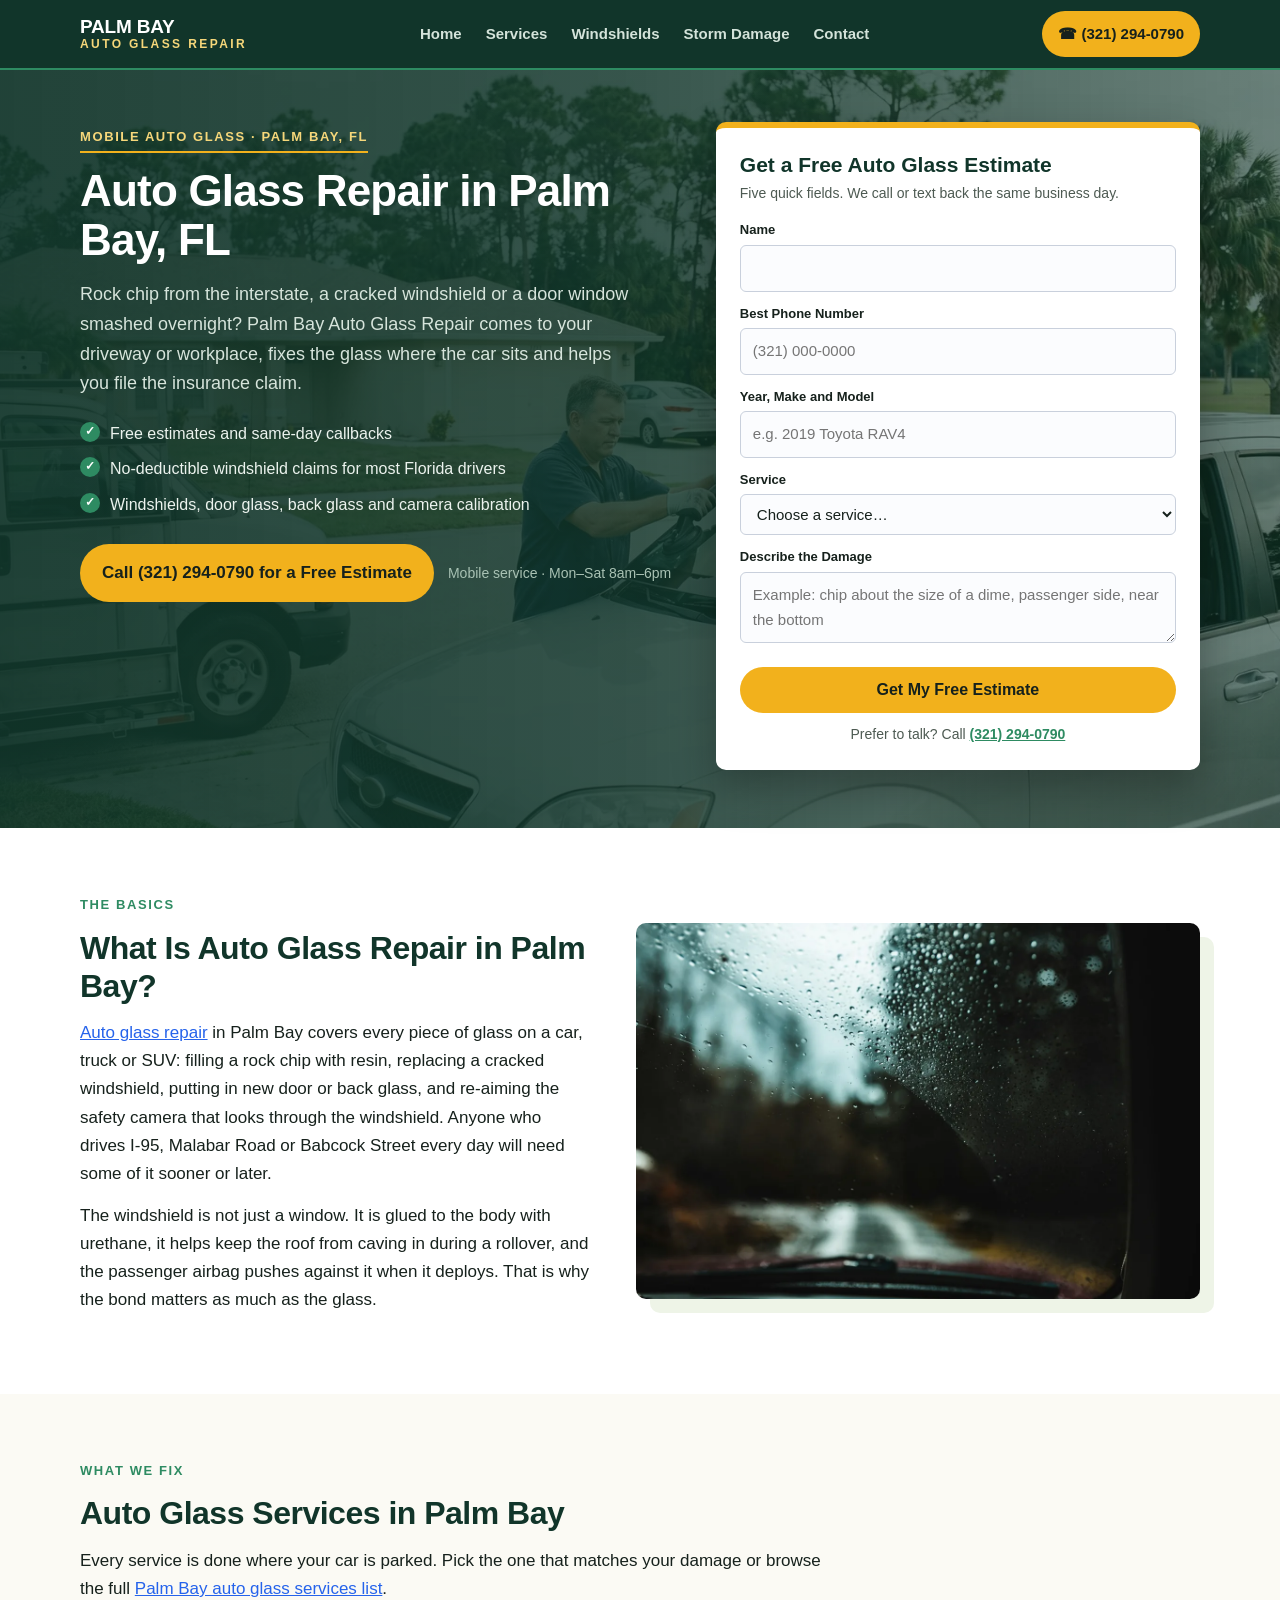
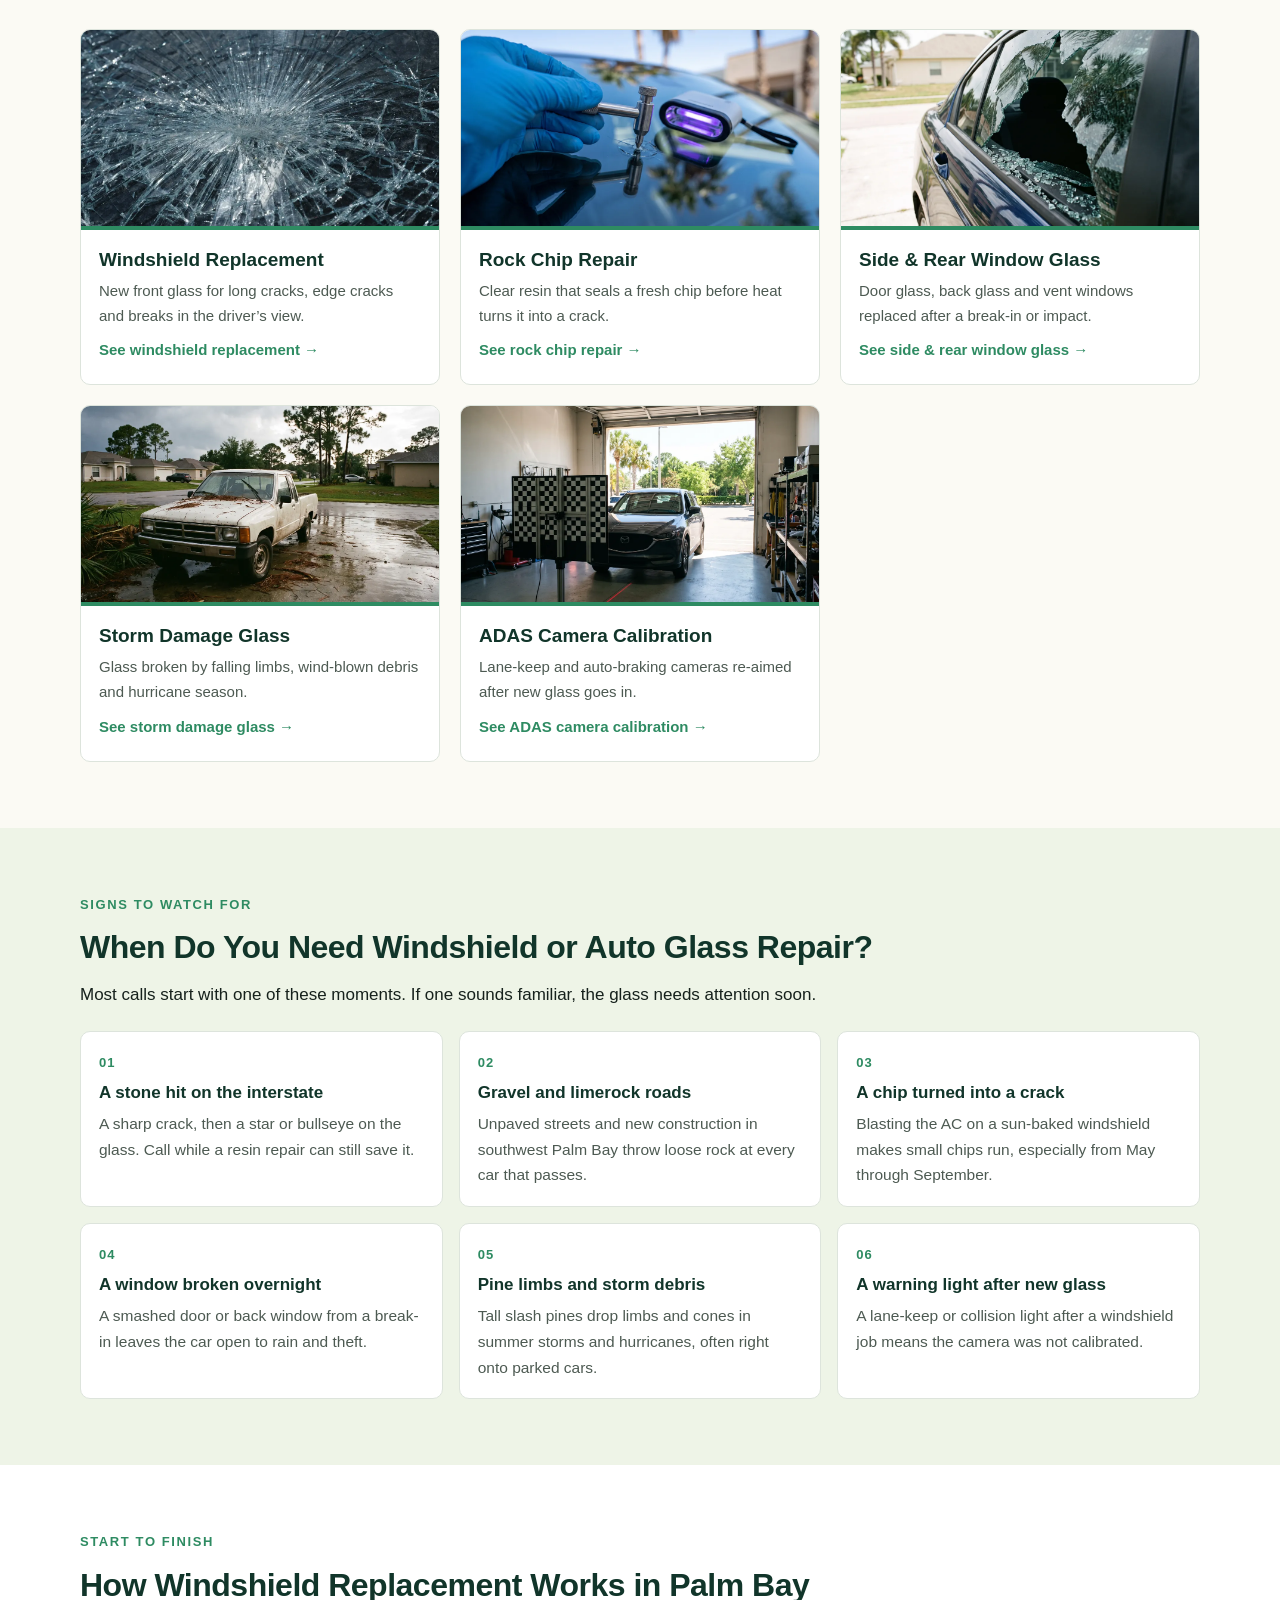
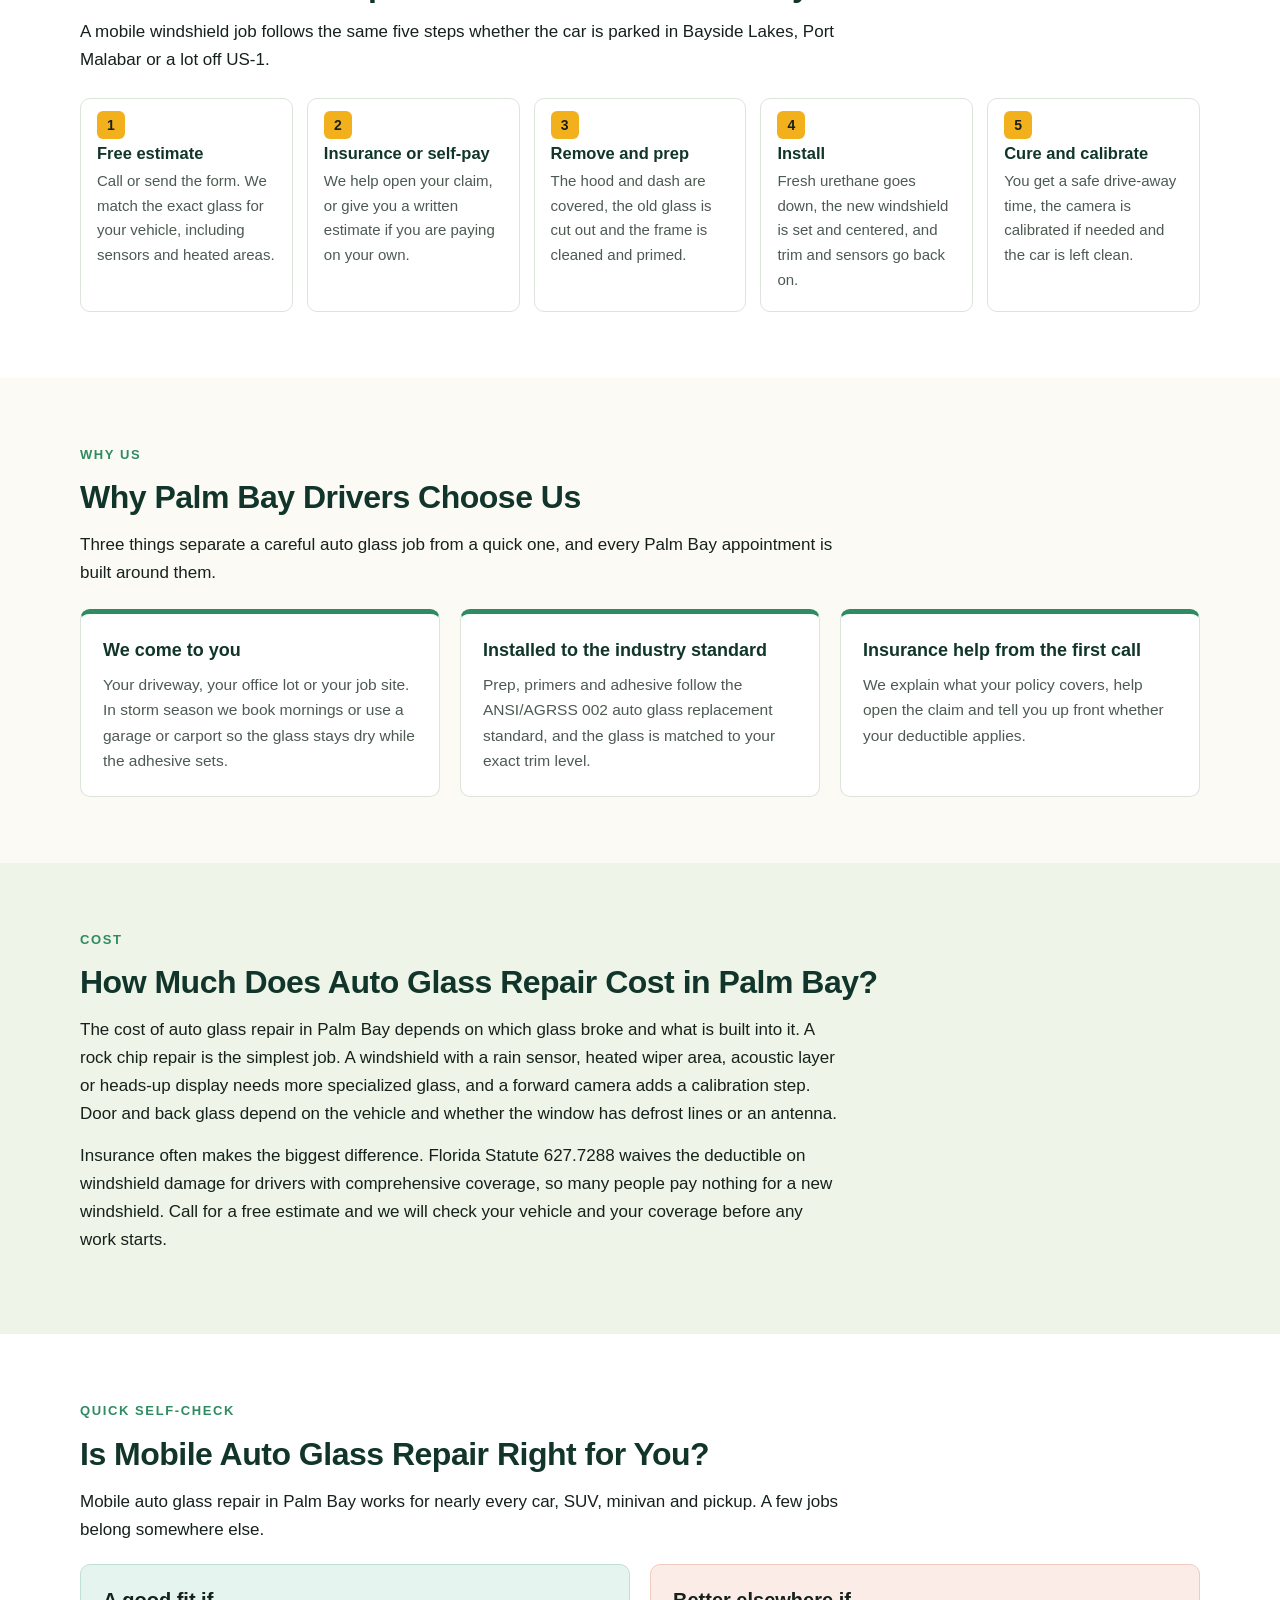
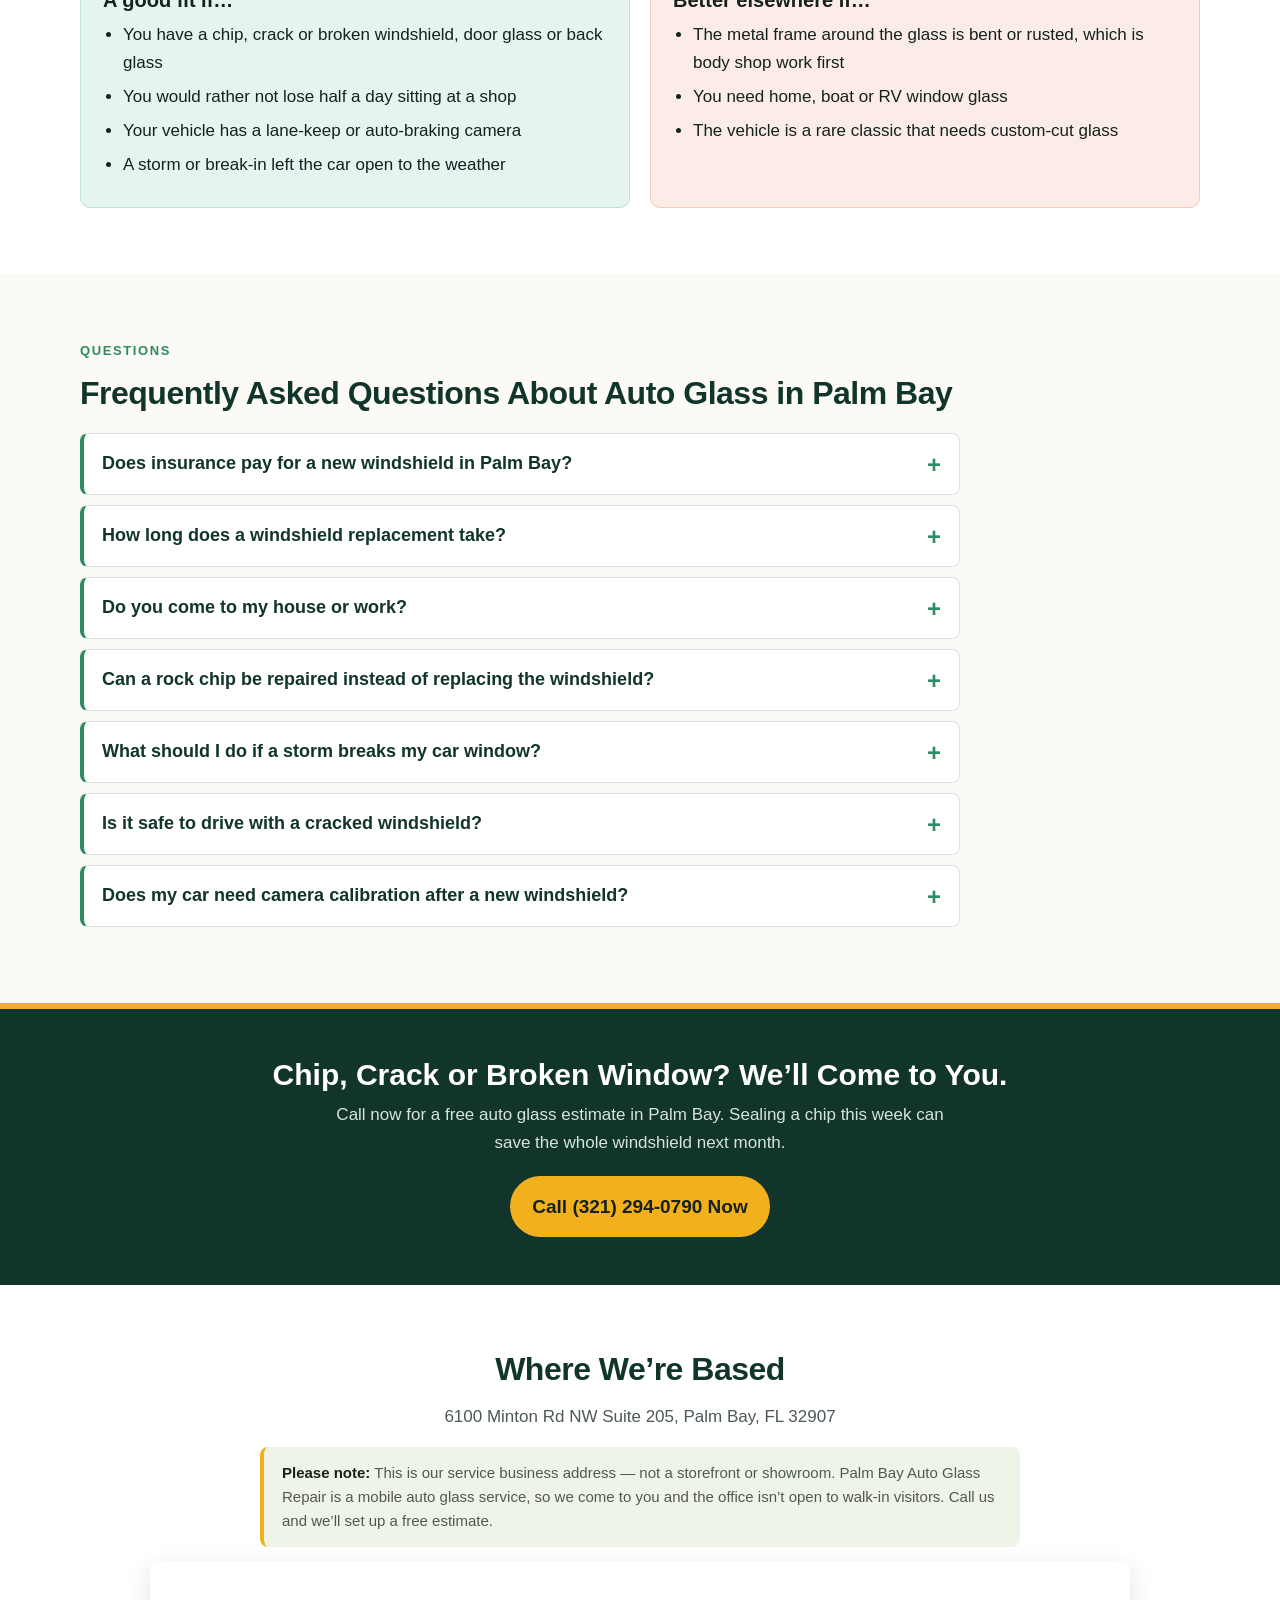
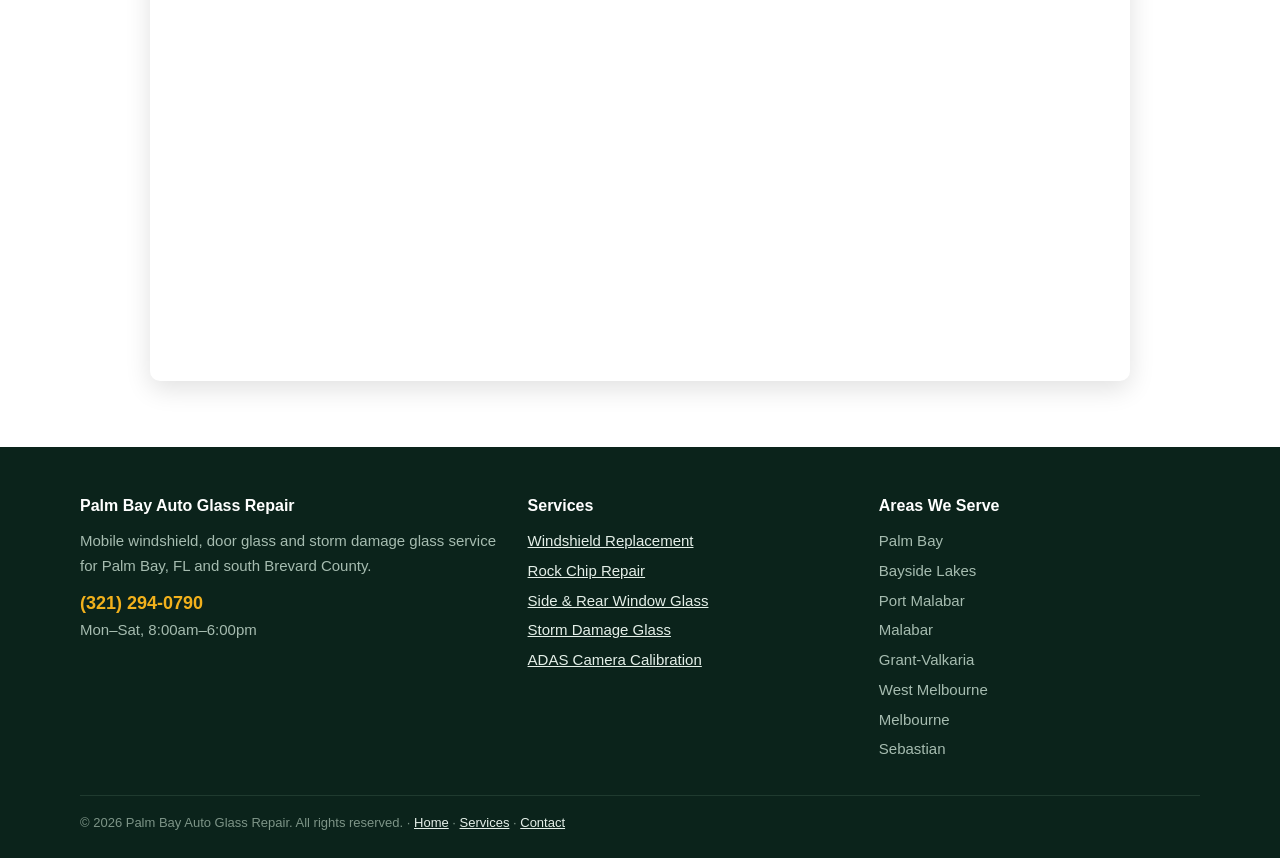
<file: index.html>
<!DOCTYPE html>
<html lang="en">
<head>
<meta charset="utf-8">
<meta name="viewport" content="width=device-width, initial-scale=1">
 <meta name="google-site-verification" content="qauyNX-PK7NJuuUUuR96D_AK2eJ51cOGSFgeLaJGfqg" />
<title>Auto Glass Repair Palm Bay FL | Mobile Windshield Service</title>
<meta name="description" content="Auto glass repair in Palm Bay, FL. Mobile windshield replacement, rock chip repair, door glass and storm damage glass at your home. Free estimates.">
<link rel="canonical" href="https://www.palmbayautoglassrepair.com/">
<meta property="og:title" content="Auto Glass Repair Palm Bay FL | Mobile Windshield Service">
<meta property="og:description" content="Auto glass repair in Palm Bay, FL. Mobile windshield replacement, rock chip repair, door glass and storm damage glass at your home. Free estimates.">
<meta property="og:type" content="website">
<meta property="og:url" content="https://www.palmbayautoglassrepair.com/">
<meta property="og:image" content="https://www.palmbayautoglassrepair.com/palm-bay-windshield-install-driveway.webp">
<link rel="stylesheet" href="styles.css">
<script type="application/ld+json">{
 "@context": "https://schema.org",
 "@type": "LocalBusiness",
 "name": "Palm Bay Auto Glass Repair",
 "telephone": "(321) 294-0790",
 "url": "https://www.palmbayautoglassrepair.com/",
 "image": "https://www.palmbayautoglassrepair.com/palm-bay-windshield-install-driveway.webp",
 "address": {
  "@type": "PostalAddress",
  "streetAddress": "6100 Minton Rd NW Suite 205",
  "addressLocality": "Palm Bay",
  "addressRegion": "FL",
  "postalCode": "32907",
  "addressCountry": "US"
 },
 "areaServed": [
  "Palm Bay, FL",
  "Bayside Lakes, FL",
  "Port Malabar, FL",
  "Malabar, FL",
  "Grant-Valkaria, FL",
  "West Melbourne, FL",
  "Melbourne, FL",
  "Sebastian, FL"
 ],
 "description": "Mobile auto glass repair and windshield replacement in Palm Bay, FL",
 "openingHours": "Mo-Sa 08:00-18:00"
}</script>
<script type="application/ld+json">{
 "@context": "https://schema.org",
 "@type": "FAQPage",
 "mainEntity": [
  {
   "@type": "Question",
   "name": "Does insurance pay for a new windshield in Palm Bay?",
   "acceptedAnswer": {
    "@type": "Answer",
    "text": "In most cases, yes. Florida Statute 627.7288 says drivers with comprehensive coverage do not pay a deductible for windshield damage, so a covered windshield repair or replacement usually costs nothing out of pocket. That rule applies to the windshield only. Door glass, back glass and sunroofs fall under your regular deductible."
   }
  },
  {
   "@type": "Question",
   "name": "How long does a windshield replacement take?",
   "acceptedAnswer": {
    "@type": "Answer",
    "text": "The install itself takes about an hour. After that, the urethane adhesive needs one to three hours before the car is safe to drive, depending on the product, the heat and the humidity. A rock chip repair is much quicker, usually about 30 minutes."
   }
  },
  {
   "@type": "Question",
   "name": "Do you come to my house or work?",
   "acceptedAnswer": {
    "@type": "Answer",
    "text": "Yes. Palm Bay Auto Glass Repair is a mobile service, so the technician comes to your driveway, your office parking lot or wherever the car is parked. The address on this site is a service office, not a shop where you drop the car off."
   }
  },
  {
   "@type": "Question",
   "name": "Can a rock chip be repaired instead of replacing the windshield?",
   "acceptedAnswer": {
    "@type": "Answer",
    "text": "Often, yes. A chip smaller than a quarter, or a single crack shorter than about six inches, can usually be filled with resin as long as it is not at the edge of the glass or right in front of the driver. Tell us the size and where it sits, and we will say which fix makes sense."
   }
  },
  {
   "@type": "Question",
   "name": "What should I do if a storm breaks my car window?",
   "acceptedAnswer": {
    "@type": "Answer",
    "text": "Get the car under cover if you can, keep the glass out of the seats and tape heavy plastic over the opening so rain cannot get in. Then call us. Storm-broken windshields and door glass are usually a comprehensive insurance claim, and we can help you start it."
   }
  },
  {
   "@type": "Question",
   "name": "Is it safe to drive with a cracked windshield?",
   "acceptedAnswer": {
    "@type": "Answer",
    "text": "A small chip outside your line of sight is not an emergency, but a long crack is a safety problem. The windshield helps hold the roof up in a rollover and gives the passenger airbag something to push against. Florida law also allows a ticket when damaged glass blocks the driver\u2019s view."
   }
  },
  {
   "@type": "Question",
   "name": "Does my car need camera calibration after a new windshield?",
   "acceptedAnswer": {
    "@type": "Answer",
    "text": "If the vehicle has lane-keep assist, automatic emergency braking or adaptive cruise, the camera behind the rearview mirror usually needs to be calibrated after the glass is replaced. We check for it when we give the estimate so nothing is missed."
   }
  }
 ]
}</script>
</head>
<body>
<!-- NAV -->
<header class="nav">
  <div class="wrap nav-in">
    <a class="brand" href="/">Palm Bay<span>Auto Glass Repair</span></a>
    <ul class="links">
      <li><a href="/">Home</a></li>
      <li><a href="services.html">Services</a></li>
      <li><a href="windshield-replacement-palm-bay.html">Windshields</a></li>
      <li><a href="storm-damage-auto-glass-palm-bay.html">Storm Damage</a></li>
      <li><a href="contact.html">Contact</a></li>
    </ul>
    <a class="nav-call" href="tel:+13212940790">&#9742; (321) 294-0790</a>
  </div>
</header>
<!-- HERO -->
<section class="hero" style="background:linear-gradient(90deg,rgba(17,53,42,0.93) 0%,rgba(17,53,42,0.84) 50%,rgba(17,53,42,0.62) 100%),url('palm-bay-windshield-install-driveway.webp') center/cover no-repeat;">
  <div class="wrap hero-grid">
    <div>
      <span class="tag">Mobile Auto Glass &middot; Palm Bay, FL</span>
      <h1>Auto Glass Repair in Palm Bay, FL</h1>
      <p class="lead">Rock chip from the interstate, a cracked windshield or a door window smashed overnight? Palm Bay Auto Glass Repair comes to your driveway or workplace, fixes the glass where the car sits and helps you file the insurance claim.</p>
      <ul class="hero-points"><li>Free estimates and same-day callbacks</li><li>No-deductible windshield claims for most Florida drivers</li><li>Windshields, door glass, back glass and camera calibration</li></ul>
      <div class="call-big">
        <a class="btn btn-sun" href="tel:+13212940790">Call (321) 294-0790 for a Free Estimate</a>
        <small>Mobile service &middot; Mon&ndash;Sat 8am&ndash;6pm</small>
      </div>
    </div>
    <div>
      <form class="quote" action="https://formspree.io/f/mwlvnzja" method="POST">
        <h2>Get a Free Auto Glass Estimate</h2>
        <p class="sub">Five quick fields. We call or text back the same business day.</p>
        <input type="hidden" name="_subject" value="New lead - Auto Glass Palm Bay (home)">
        <div class="field"><label for="q-name">Name</label><input id="q-name" name="name" type="text" autocomplete="name" required></div>
        <div class="field"><label for="q-phone">Best Phone Number</label><input id="q-phone" name="phone" type="tel" autocomplete="tel" placeholder="(321) 000-0000" required></div>
        <div class="field"><label for="q-vehicle">Year, Make and Model</label><input id="q-vehicle" name="vehicle" type="text" placeholder="e.g. 2019 Toyota RAV4"></div>
        <div class="field"><label for="q-service">Service</label><select id="q-service" name="service"><option value="">Choose a service&hellip;</option><option>Windshield Replacement</option><option>Rock Chip Repair</option><option>Side &amp; Rear Window Glass</option><option>Storm Damage Glass</option><option>ADAS Camera Calibration</option><option>Something else / not sure</option></select></div>
        <div class="field"><label for="q-details">Describe the Damage</label><textarea id="q-details" name="details" placeholder="Example: chip about the size of a dime, passenger side, near the bottom"></textarea></div>
        <input type="text" name="_gotcha" style="display:none" tabindex="-1" autocomplete="off">
        <button type="submit">Get My Free Estimate</button>
        <p class="alt">Prefer to talk? Call <a href="tel:+13212940790">(321) 294-0790</a></p>
      </form>
    </div>
  </div>
</section>

<!-- WHAT -->
<section class="sec alt">
  <div class="wrap two">
    <div>
      <p class="kicker">The basics</p>
      <h2>What Is Auto Glass Repair in Palm Bay?</h2>
      <p><a href="https://newhavenautoglass.com/" style="color: #2563eb; text-decoration: underline;">Auto glass repair</a> in Palm Bay covers every piece of glass on a car, truck or SUV: filling a rock chip with resin, replacing a cracked windshield, putting in new door or back glass, and re-aiming the safety camera that looks through the windshield. Anyone who drives I-95, Malabar Road or Babcock Street every day will need some of it sooner or later.</p>
      <p>The windshield is not just a window. It is glued to the body with urethane, it helps keep the roof from caving in during a rollover, and the passenger airbag pushes against it when it deploys. That is why the bond matters as much as the glass.</p>
    </div>
    <img src="rain-on-windshield-driving.webp" alt="Rain on a windshield while driving in Palm Bay" loading="lazy" width="1200" height="800">
  </div>
</section>

<!-- SERVICES GRID -->
<section class="sec">
  <div class="wrap">
    <p class="kicker">What we fix</p>
    <h2>Auto Glass Services in Palm Bay</h2>
    <p>Every service is done where your car is parked. Pick the one that matches your damage or browse the full <a class="body-link" href="services.html" style="color: #2563eb; text-decoration: underline;">Palm Bay auto glass services list</a>.</p>
    <div class="cards"><a class="card" href="windshield-replacement-palm-bay.html"><img src="shattered-windshield-impact.webp" alt="Shattered windshield that needs replacement in Palm Bay" loading="lazy" width="600" height="400"><div class="cb"><h3>Windshield Replacement</h3><p>New front glass for long cracks, edge cracks and breaks in the driver&rsquo;s view.</p><span class="more">See windshield replacement &rarr;</span></div></a><a class="card" href="rock-chip-repair-palm-bay.html"><img src="rock-chip-resin-repair.webp" alt="Rock chip resin repair on a windshield in Palm Bay" loading="lazy" width="600" height="400"><div class="cb"><h3>Rock Chip Repair</h3><p>Clear resin that seals a fresh chip before heat turns it into a crack.</p><span class="more">See rock chip repair &rarr;</span></div></a><a class="card" href="side-rear-window-replacement-palm-bay.html"><img src="shattered-car-door-window.webp" alt="Shattered car door window replacement in Palm Bay" loading="lazy" width="600" height="400"><div class="cb"><h3>Side &amp; Rear Window Glass</h3><p>Door glass, back glass and vent windows replaced after a break-in or impact.</p><span class="more">See side &amp; rear window glass &rarr;</span></div></a><a class="card" href="storm-damage-auto-glass-palm-bay.html"><img src="storm-cracked-windshield-pickup.webp" alt="Storm-cracked windshield on a pickup in Palm Bay" loading="lazy" width="600" height="400"><div class="cb"><h3>Storm Damage Glass</h3><p>Glass broken by falling limbs, wind-blown debris and hurricane season.</p><span class="more">See storm damage glass &rarr;</span></div></a><a class="card" href="adas-calibration-palm-bay.html"><img src="adas-calibration-target-bay.webp" alt="ADAS camera calibration target in front of an SUV in Palm Bay" loading="lazy" width="600" height="400"><div class="cb"><h3>ADAS Camera Calibration</h3><p>Lane-keep and auto-braking cameras re-aimed after new glass goes in.</p><span class="more">See ADAS camera calibration &rarr;</span></div></a></div>
  </div>
</section>

<!-- WHEN -->
<section class="sec coq">
  <div class="wrap">
    <p class="kicker">Signs to watch for</p>
    <h2>When Do You Need Windshield or Auto Glass Repair?</h2>
    <p>Most calls start with one of these moments. If one sounds familiar, the glass needs attention soon.</p>
    <div class="signs">
      <div class="sign"><strong>A stone hit on the interstate</strong><p>A sharp crack, then a star or bullseye on the glass. Call while a resin repair can still save it.</p></div>
      <div class="sign"><strong>Gravel and limerock roads</strong><p>Unpaved streets and new construction in southwest Palm Bay throw loose rock at every car that passes.</p></div>
      <div class="sign"><strong>A chip turned into a crack</strong><p>Blasting the AC on a sun-baked windshield makes small chips run, especially from May through September.</p></div>
      <div class="sign"><strong>A window broken overnight</strong><p>A smashed door or back window from a break-in leaves the car open to rain and theft.</p></div>
      <div class="sign"><strong>Pine limbs and storm debris</strong><p>Tall slash pines drop limbs and cones in summer storms and hurricanes, often right onto parked cars.</p></div>
      <div class="sign"><strong>A warning light after new glass</strong><p>A lane-keep or collision light after a windshield job means the camera was not calibrated.</p></div>
    </div>
  </div>
</section>

<!-- HOW -->
<section class="sec alt">
  <div class="wrap">
    <p class="kicker">Start to finish</p>
    <h2>How Windshield Replacement Works in Palm Bay</h2>
    <p>A mobile windshield job follows the same five steps whether the car is parked in Bayside Lakes, Port Malabar or a lot off US-1.</p>
    <ol class="steps">
      <li data-n="1"><strong>Free estimate</strong><p>Call or send the form. We match the exact glass for your vehicle, including sensors and heated areas.</p></li>
      <li data-n="2"><strong>Insurance or self-pay</strong><p>We help open your claim, or give you a written estimate if you are paying on your own.</p></li>
      <li data-n="3"><strong>Remove and prep</strong><p>The hood and dash are covered, the old glass is cut out and the frame is cleaned and primed.</p></li>
      <li data-n="4"><strong>Install</strong><p>Fresh urethane goes down, the new windshield is set and centered, and trim and sensors go back on.</p></li>
      <li data-n="5"><strong>Cure and calibrate</strong><p>You get a safe drive-away time, the camera is calibrated if needed and the car is left clean.</p></li>
    </ol>
  </div>
</section>

<!-- WHY -->
<section class="sec">
  <div class="wrap">
    <p class="kicker">Why us</p>
    <h2>Why Palm Bay Drivers Choose Us</h2>
    <p>Three things separate a careful auto glass job from a quick one, and every Palm Bay appointment is built around them.</p>
    <div class="why">
      <div><strong>We come to you</strong><p>Your driveway, your office lot or your job site. In storm season we book mornings or use a garage or carport so the glass stays dry while the adhesive sets.</p></div>
      <div><strong>Installed to the industry standard</strong><p>Prep, primers and adhesive follow the ANSI/AGRSS 002 auto glass replacement standard, and the glass is matched to your exact trim level.</p></div>
      <div><strong>Insurance help from the first call</strong><p>We explain what your policy covers, help open the claim and tell you up front whether your deductible applies.</p></div>
    </div>
  </div>
</section>

<!-- COST -->
<section class="sec coq">
  <div class="wrap">
    <p class="kicker">Cost</p>
    <h2>How Much Does Auto Glass Repair Cost in Palm Bay?</h2>
    <p>The cost of auto glass repair in Palm Bay depends on which glass broke and what is built into it. A rock chip repair is the simplest job. A windshield with a rain sensor, heated wiper area, acoustic layer or heads-up display needs more specialized glass, and a forward camera adds a calibration step. Door and back glass depend on the vehicle and whether the window has defrost lines or an antenna.</p>
    <p>Insurance often makes the biggest difference. Florida Statute 627.7288 waives the deductible on windshield damage for drivers with comprehensive coverage, so many people pay nothing for a new windshield. Call for a free estimate and we will check your vehicle and your coverage before any work starts.</p>
  </div>
</section>

<!-- FIT -->
<section class="sec alt">
  <div class="wrap">
    <p class="kicker">Quick self-check</p>
    <h2>Is Mobile Auto Glass Repair Right for You?</h2>
    <p>Mobile auto glass repair in Palm Bay works for nearly every car, SUV, minivan and pickup. A few jobs belong somewhere else.</p>
    <div class="fit">
      <div class="yes"><h3>A good fit if&hellip;</h3><ul><li>You have a chip, crack or broken windshield, door glass or back glass</li><li>You would rather not lose half a day sitting at a shop</li><li>Your vehicle has a lane-keep or auto-braking camera</li><li>A storm or break-in left the car open to the weather</li></ul></div>
      <div class="no"><h3>Better elsewhere if&hellip;</h3><ul><li>The metal frame around the glass is bent or rusted, which is body shop work first</li><li>You need home, boat or RV window glass</li><li>The vehicle is a rare classic that needs custom-cut glass</li></ul></div>
    </div>
  </div>
</section>

<!-- FAQ -->
<section class="sec">
  <div class="wrap">
    <p class="kicker">Questions</p>
    <h2>Frequently Asked Questions About Auto Glass in Palm Bay</h2>
    <div class="faq"><details><summary><h3>Does insurance pay for a new windshield in Palm Bay?</h3></summary><div class="ans"><p>In most cases, yes. Florida Statute 627.7288 says drivers with comprehensive coverage do not pay a deductible for windshield damage, so a covered windshield repair or replacement usually costs nothing out of pocket. That rule applies to the windshield only. Door glass, back glass and sunroofs fall under your regular deductible.</p></div></details><details><summary><h3>How long does a windshield replacement take?</h3></summary><div class="ans"><p>The install itself takes about an hour. After that, the urethane adhesive needs one to three hours before the car is safe to drive, depending on the product, the heat and the humidity. A rock chip repair is much quicker, usually about 30 minutes.</p></div></details><details><summary><h3>Do you come to my house or work?</h3></summary><div class="ans"><p>Yes. Palm Bay Auto Glass Repair is a mobile service, so the technician comes to your driveway, your office parking lot or wherever the car is parked. The address on this site is a service office, not a shop where you drop the car off.</p></div></details><details><summary><h3>Can a rock chip be repaired instead of replacing the windshield?</h3></summary><div class="ans"><p>Often, yes. A chip smaller than a quarter, or a single crack shorter than about six inches, can usually be filled with resin as long as it is not at the edge of the glass or right in front of the driver. Tell us the size and where it sits, and we will say which fix makes sense.</p></div></details><details><summary><h3>What should I do if a storm breaks my car window?</h3></summary><div class="ans"><p>Get the car under cover if you can, keep the glass out of the seats and tape heavy plastic over the opening so rain cannot get in. Then call us. Storm-broken windshields and door glass are usually a comprehensive insurance claim, and we can help you start it.</p></div></details><details><summary><h3>Is it safe to drive with a cracked windshield?</h3></summary><div class="ans"><p>A small chip outside your line of sight is not an emergency, but a long crack is a safety problem. The windshield helps hold the roof up in a rollover and gives the passenger airbag something to push against. Florida law also allows a ticket when damaged glass blocks the driver&rsquo;s view.</p></div></details><details><summary><h3>Does my car need camera calibration after a new windshield?</h3></summary><div class="ans"><p>If the vehicle has lane-keep assist, automatic emergency braking or adaptive cruise, the camera behind the rearview mirror usually needs to be calibrated after the glass is replaced. We check for it when we give the estimate so nothing is missed.</p></div></details></div>
  </div>
</section>
<!-- CTA -->
<section class="cta">
  <div class="wrap">
    <h2>Chip, Crack or Broken Window? We&rsquo;ll Come to You.</h2>
    <p>Call now for a free auto glass estimate in Palm Bay. Sealing a chip this week can save the whole windshield next month.</p>
    <a class="btn btn-pine" href="tel:+13212940790">Call (321) 294-0790 Now</a>
  </div>
</section>

<!-- MAP / LOCATION -->
<section class="sec alt">
  <div class="wrap" style="text-align:center;">
    <h2>Where We&rsquo;re Based</h2>
    <p style="margin:0 auto 16px;color:var(--muted);">6100 Minton Rd NW Suite 205, Palm Bay, FL 32907</p>
    <p class="note"><strong style="color:var(--ink);">Please note:</strong> This is our service business address &mdash; not a storefront or showroom. Palm Bay Auto Glass Repair is a mobile auto glass service, so we come to you and the office isn&rsquo;t open to walk-in visitors. Call us and we&rsquo;ll set up a free estimate.</p>
    <div class="mapbox">
      <iframe title="Map to Palm Bay Auto Glass Repair service address, 6100 Minton Rd NW Suite 205, Palm Bay, FL 32907" src="https://www.google.com/maps?q=6100%20Minton%20Rd%20NW%20Suite%20205%2C%20Palm%20Bay%2C%20FL%2032907&amp;output=embed" loading="lazy" referrerpolicy="no-referrer-when-downgrade" allowfullscreen></iframe>
    </div>
  </div>
</section>
<!-- FOOTER -->
<footer class="foot">
  <div class="wrap">
    <div class="foot-grid">
      <div>
        <h4>Palm Bay Auto Glass Repair</h4>
        <p>Mobile windshield, door glass and storm damage glass service for Palm Bay, FL and south Brevard County.</p>
        <p style="margin-top:10px;"><a class="tel" href="tel:+13212940790">(321) 294-0790</a></p>
        <p>Mon&ndash;Sat, 8:00am&ndash;6:00pm</p>
      </div>
      <div>
        <h4>Services</h4>
        <ul><li><a href="windshield-replacement-palm-bay.html">Windshield Replacement</a></li><li><a href="rock-chip-repair-palm-bay.html">Rock Chip Repair</a></li><li><a href="side-rear-window-replacement-palm-bay.html">Side &amp; Rear Window Glass</a></li><li><a href="storm-damage-auto-glass-palm-bay.html">Storm Damage Glass</a></li><li><a href="adas-calibration-palm-bay.html">ADAS Camera Calibration</a></li></ul>
      </div>
      <div>
        <h4>Areas We Serve</h4>
        <ul><li>Palm Bay</li><li>Bayside Lakes</li><li>Port Malabar</li><li>Malabar</li><li>Grant-Valkaria</li><li>West Melbourne</li><li>Melbourne</li><li>Sebastian</li></ul>
      </div>
    </div>
    <p class="copy">&copy; 2026 Palm Bay Auto Glass Repair. All rights reserved. &middot; <a href="/">Home</a> &middot; <a href="services.html">Services</a> &middot; <a href="contact.html">Contact</a></p>
  </div>
</footer>
</body>
</html>
</file>
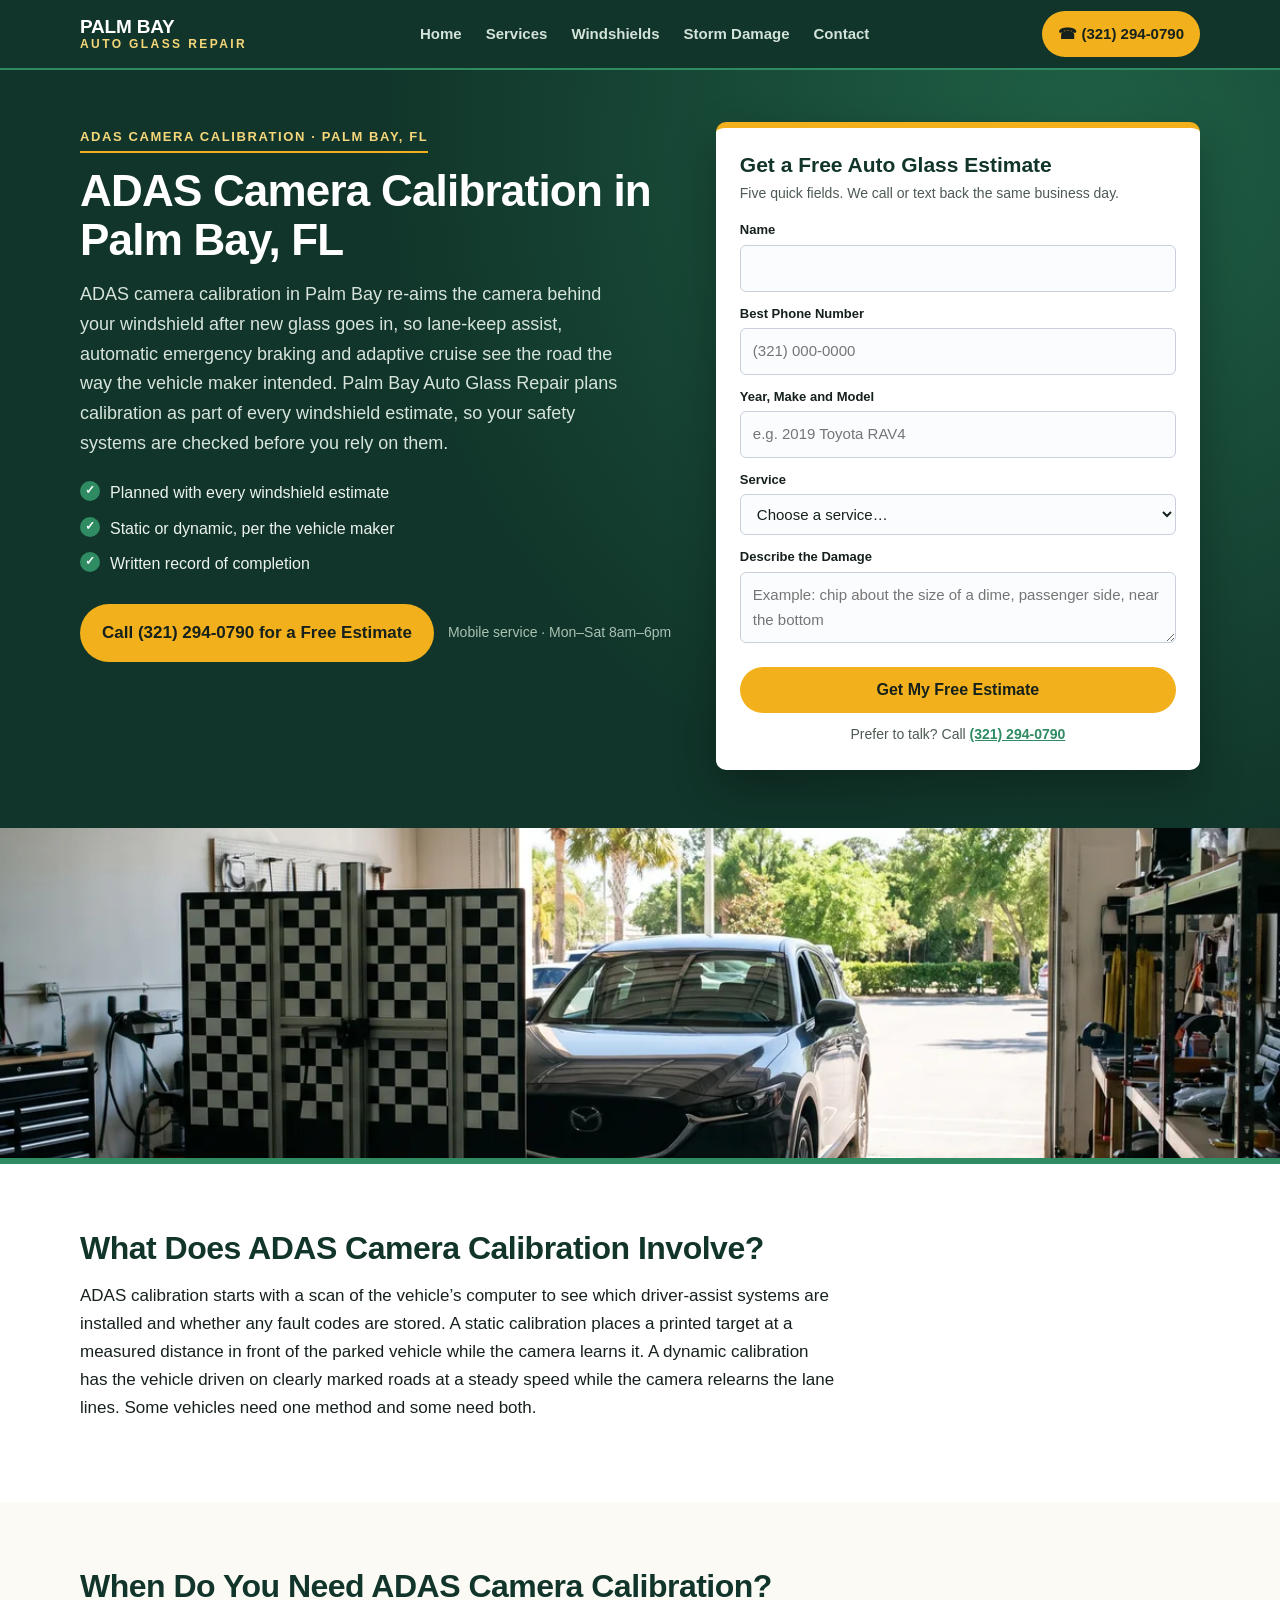
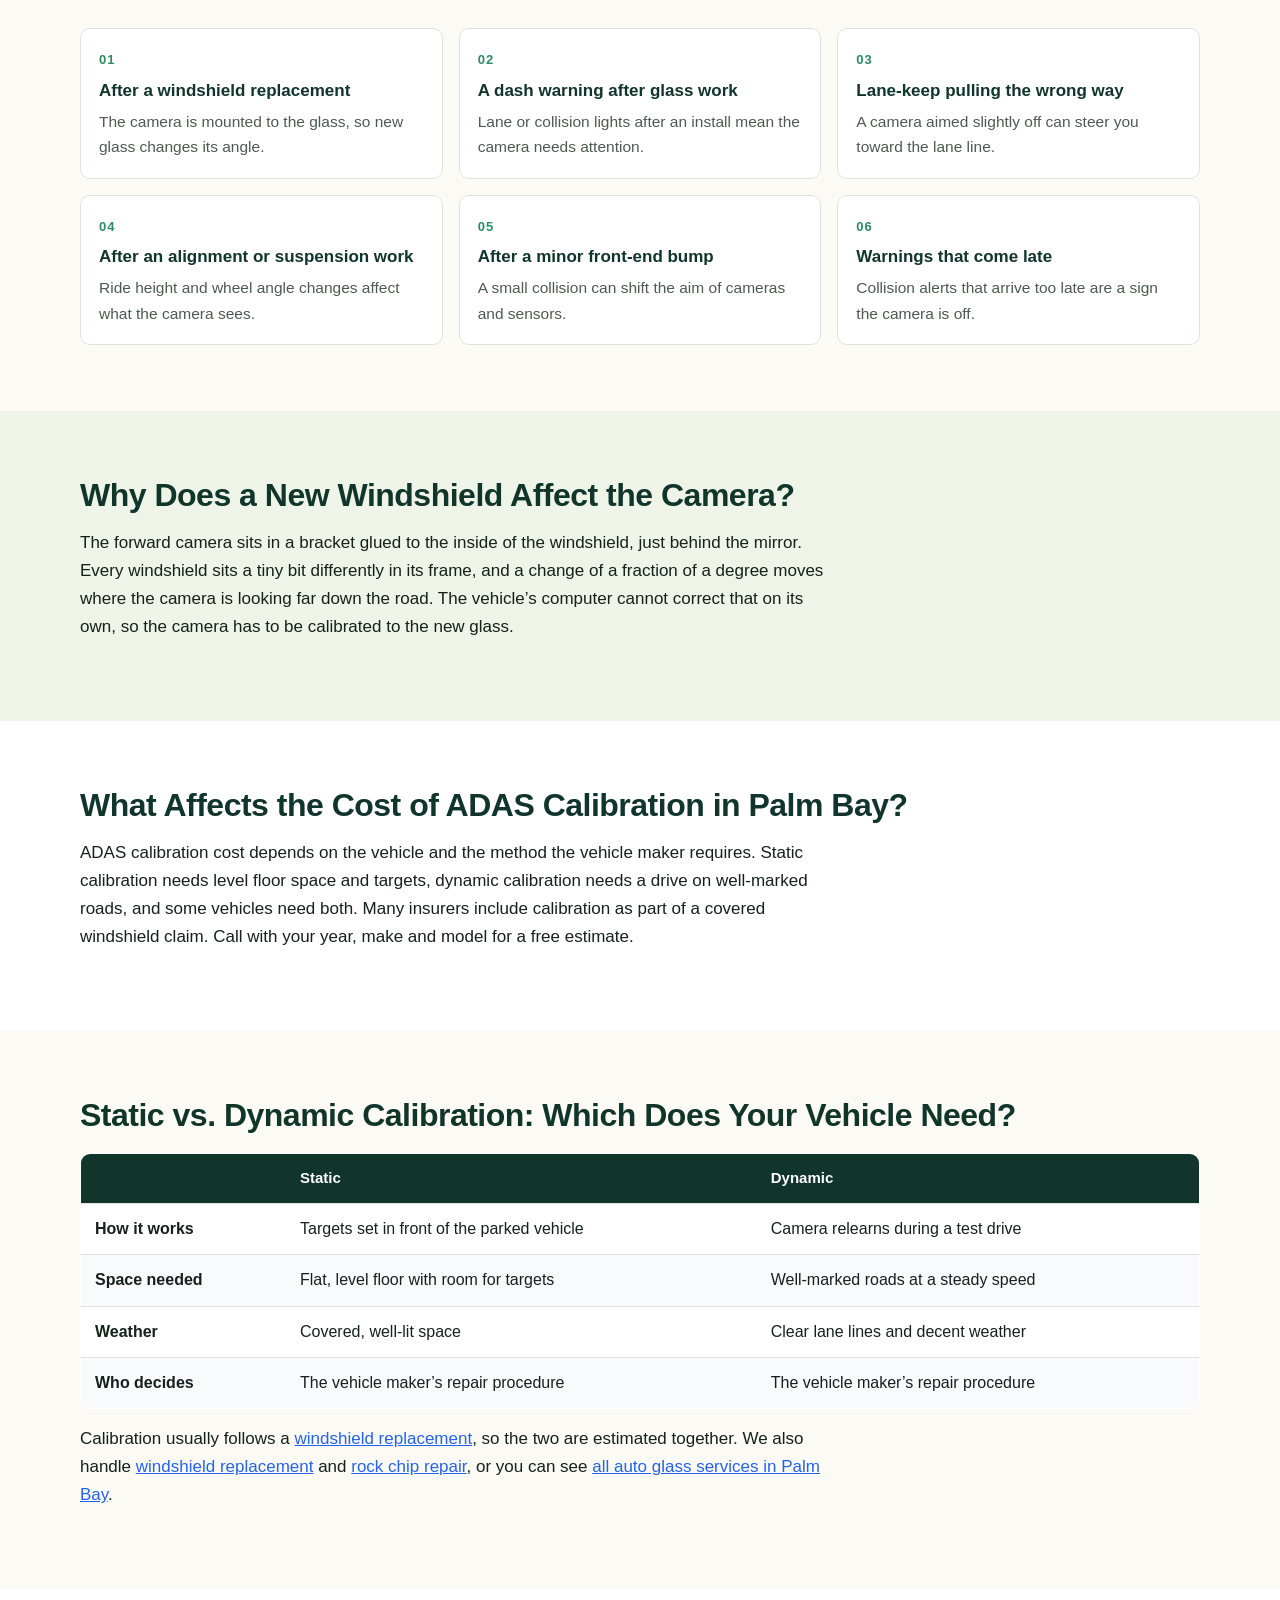
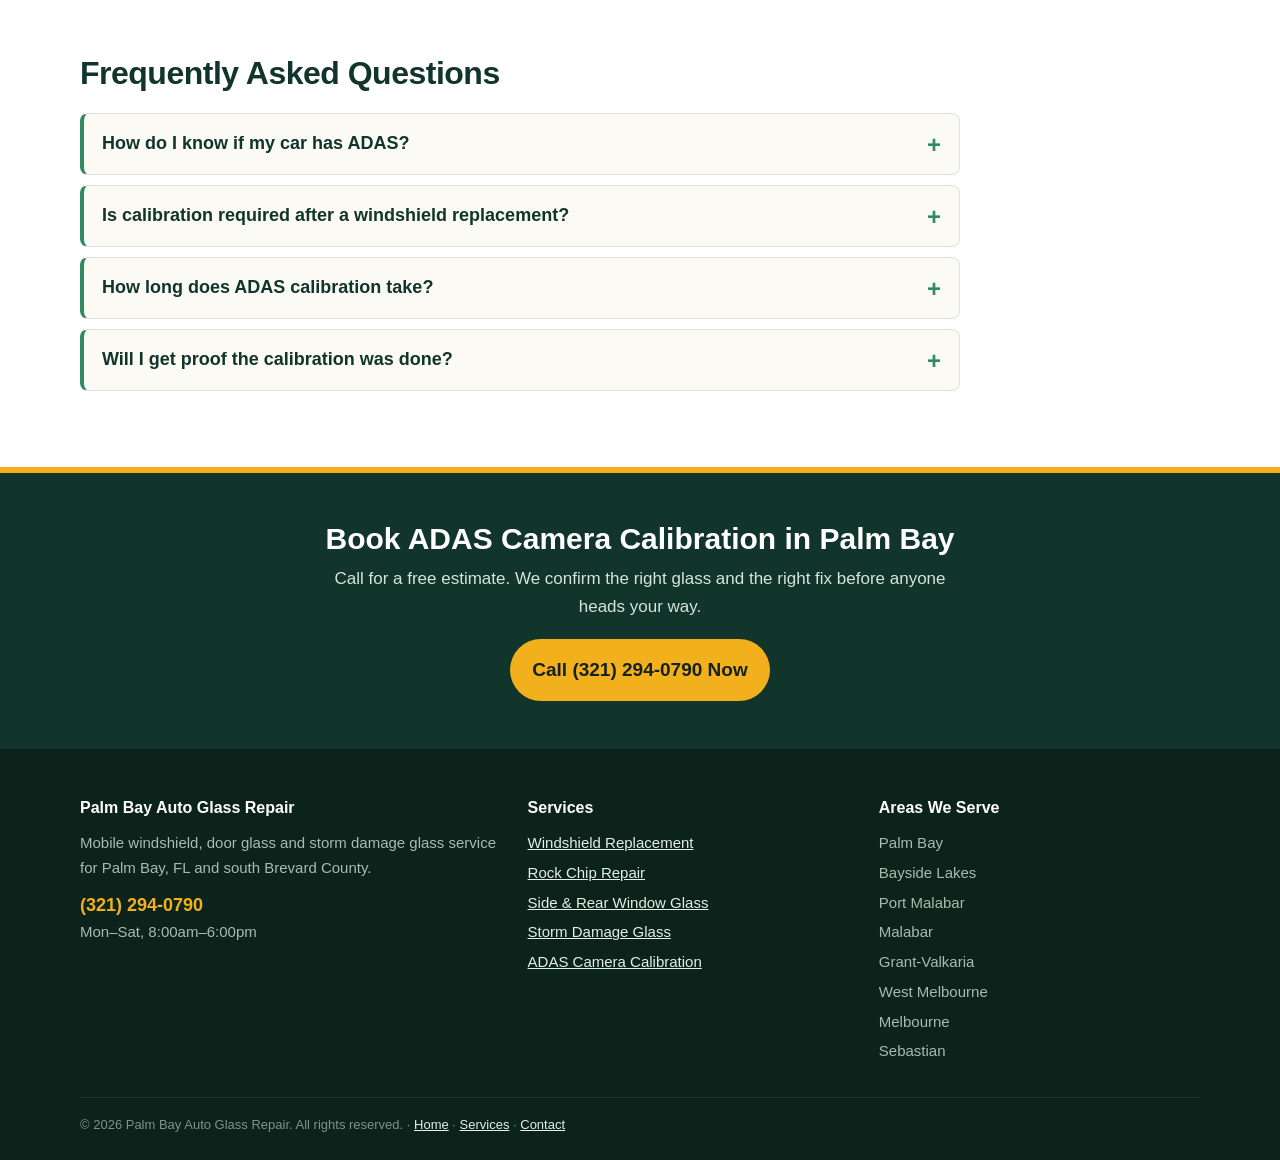
<file: adas-calibration-palm-bay.html>
<!DOCTYPE html>
<html lang="en">
<head>
<meta charset="utf-8">
<meta name="viewport" content="width=device-width, initial-scale=1">
<title>ADAS Calibration Palm Bay FL | Windshield Camera Service</title>
<meta name="description" content="ADAS windshield camera calibration in Palm Bay, FL after windshield replacement. Lane-keep and auto-braking cameras re-aimed. Free estimates.">
<link rel="canonical" href="https://www.palmbayautoglassrepair.com/adas-calibration-palm-bay.html">
<meta property="og:title" content="ADAS Calibration Palm Bay FL | Windshield Camera Service">
<meta property="og:description" content="ADAS windshield camera calibration in Palm Bay, FL after windshield replacement. Lane-keep and auto-braking cameras re-aimed. Free estimates.">
<meta property="og:type" content="website">
<meta property="og:url" content="https://www.palmbayautoglassrepair.com/adas-calibration-palm-bay.html">
<meta property="og:image" content="https://www.palmbayautoglassrepair.com/palm-bay-windshield-install-driveway.webp">
<link rel="stylesheet" href="styles.css">
<script type="application/ld+json">{
 "@context": "https://schema.org",
 "@type": "LocalBusiness",
 "name": "Palm Bay Auto Glass Repair",
 "telephone": "(321) 294-0790",
 "url": "https://www.palmbayautoglassrepair.com/",
 "image": "https://www.palmbayautoglassrepair.com/palm-bay-windshield-install-driveway.webp",
 "address": {
  "@type": "PostalAddress",
  "streetAddress": "6100 Minton Rd NW Suite 205",
  "addressLocality": "Palm Bay",
  "addressRegion": "FL",
  "postalCode": "32907",
  "addressCountry": "US"
 },
 "areaServed": [
  "Palm Bay, FL",
  "Bayside Lakes, FL",
  "Port Malabar, FL",
  "Malabar, FL",
  "Grant-Valkaria, FL",
  "West Melbourne, FL",
  "Melbourne, FL",
  "Sebastian, FL"
 ],
 "description": "ADAS Camera Calibration in Palm Bay, FL",
 "openingHours": "Mo-Sa 08:00-18:00"
}</script>
<script type="application/ld+json">{
 "@context": "https://schema.org",
 "@type": "Service",
 "serviceType": "ADAS Camera Calibration",
 "areaServed": "Palm Bay, FL",
 "provider": {
  "@type": "LocalBusiness",
  "name": "Palm Bay Auto Glass Repair",
  "telephone": "(321) 294-0790"
 }
}</script>
<script type="application/ld+json">{
 "@context": "https://schema.org",
 "@type": "FAQPage",
 "mainEntity": [
  {
   "@type": "Question",
   "name": "How do I know if my car has ADAS?",
   "acceptedAnswer": {
    "@type": "Answer",
    "text": "Look for a camera housing behind the rearview mirror at the top of the windshield, or check whether your vehicle has lane departure warning, lane-keep assist, automatic emergency braking or adaptive cruise control. Any of these usually means a camera that needs calibration after new glass."
   }
  },
  {
   "@type": "Question",
   "name": "Is calibration required after a windshield replacement?",
   "acceptedAnswer": {
    "@type": "Answer",
    "text": "Most vehicle makers say yes. Their repair procedures call for calibration whenever a windshield with a camera bracket is replaced. Skipping it can leave the camera aimed slightly wrong, which makes warnings late or steers the lane-keep the wrong way."
   }
  },
  {
   "@type": "Question",
   "name": "How long does ADAS calibration take?",
   "acceptedAnswer": {
    "@type": "Answer",
    "text": "Calibration usually takes 30 minutes to an hour, depending on the vehicle and the method. Some vehicles finish a dynamic calibration in a short drive, while others need a longer run on clearly marked roads."
   }
  },
  {
   "@type": "Question",
   "name": "Will I get proof the calibration was done?",
   "acceptedAnswer": {
    "@type": "Answer",
    "text": "Yes. You get a record showing the calibration was completed, which helps with your insurance claim. Keep it with your vehicle paperwork."
   }
  }
 ]
}</script>
</head>
<body>
<!-- NAV -->
<header class="nav">
  <div class="wrap nav-in">
    <a class="brand" href="/">Palm Bay<span>Auto Glass Repair</span></a>
    <ul class="links">
      <li><a href="/">Home</a></li>
      <li><a href="services.html">Services</a></li>
      <li><a href="windshield-replacement-palm-bay.html">Windshields</a></li>
      <li><a href="storm-damage-auto-glass-palm-bay.html">Storm Damage</a></li>
      <li><a href="contact.html">Contact</a></li>
    </ul>
    <a class="nav-call" href="tel:+13212940790">&#9742; (321) 294-0790</a>
  </div>
</header>
<!-- HERO -->
<section class="hero">
  <div class="wrap hero-grid">
    <div>
      <span class="tag">ADAS Camera Calibration &middot; Palm Bay, FL</span>
      <h1>ADAS Camera Calibration in Palm Bay, FL</h1>
      <p class="lead">ADAS camera calibration in Palm Bay re-aims the camera behind your windshield after new glass goes in, so lane-keep assist, automatic emergency braking and adaptive cruise see the road the way the vehicle maker intended. Palm Bay Auto Glass Repair plans calibration as part of every windshield estimate, so your safety systems are checked before you rely on them.</p>
      <ul class="hero-points"><li>Planned with every windshield estimate</li><li>Static or dynamic, per the vehicle maker</li><li>Written record of completion</li></ul>
      <div class="call-big">
        <a class="btn btn-sun" href="tel:+13212940790">Call (321) 294-0790 for a Free Estimate</a>
        <small>Mobile service &middot; Mon&ndash;Sat 8am&ndash;6pm</small>
      </div>
    </div>
    <div>
      <form class="quote" action="https://formspree.io/f/mwlvnzja" method="POST">
        <h2>Get a Free Auto Glass Estimate</h2>
        <p class="sub">Five quick fields. We call or text back the same business day.</p>
        <input type="hidden" name="_subject" value="New lead - Auto Glass Palm Bay (ADAS Camera Calibration)">
        <div class="field"><label for="q-name">Name</label><input id="q-name" name="name" type="text" autocomplete="name" required></div>
        <div class="field"><label for="q-phone">Best Phone Number</label><input id="q-phone" name="phone" type="tel" autocomplete="tel" placeholder="(321) 000-0000" required></div>
        <div class="field"><label for="q-vehicle">Year, Make and Model</label><input id="q-vehicle" name="vehicle" type="text" placeholder="e.g. 2019 Toyota RAV4"></div>
        <div class="field"><label for="q-service">Service</label><select id="q-service" name="service"><option value="">Choose a service&hellip;</option><option>Windshield Replacement</option><option>Rock Chip Repair</option><option>Side &amp; Rear Window Glass</option><option>Storm Damage Glass</option><option>ADAS Camera Calibration</option><option>Something else / not sure</option></select></div>
        <div class="field"><label for="q-details">Describe the Damage</label><textarea id="q-details" name="details" placeholder="Example: chip about the size of a dime, passenger side, near the bottom"></textarea></div>
        <input type="text" name="_gotcha" style="display:none" tabindex="-1" autocomplete="off">
        <button type="submit">Get My Free Estimate</button>
        <p class="alt">Prefer to talk? Call <a href="tel:+13212940790">(321) 294-0790</a></p>
      </form>
    </div>
  </div>
</section>
<div class="band short"><img src="adas-calibration-target-bay.webp" alt="ADAS calibration target set up in front of an SUV in Palm Bay" width="1600" height="900"></div>

<section class="sec alt">
  <div class="wrap">
    <h2>What Does ADAS Camera Calibration Involve?</h2>
    <p>ADAS calibration starts with a scan of the vehicle&rsquo;s computer to see which driver-assist systems are installed and whether any fault codes are stored. A static calibration places a printed target at a measured distance in front of the parked vehicle while the camera learns it. A dynamic calibration has the vehicle driven on clearly marked roads at a steady speed while the camera relearns the lane lines. Some vehicles need one method and some need both.</p>
  </div>
</section>

<section class="sec">
  <div class="wrap">
    <h2>When Do You Need ADAS Camera Calibration?</h2>
    <div class="signs"><div class="sign"><strong>After a windshield replacement</strong><p>The camera is mounted to the glass, so new glass changes its angle.</p></div><div class="sign"><strong>A dash warning after glass work</strong><p>Lane or collision lights after an install mean the camera needs attention.</p></div><div class="sign"><strong>Lane-keep pulling the wrong way</strong><p>A camera aimed slightly off can steer you toward the lane line.</p></div><div class="sign"><strong>After an alignment or suspension work</strong><p>Ride height and wheel angle changes affect what the camera sees.</p></div><div class="sign"><strong>After a minor front-end bump</strong><p>A small collision can shift the aim of cameras and sensors.</p></div><div class="sign"><strong>Warnings that come late</strong><p>Collision alerts that arrive too late are a sign the camera is off.</p></div></div>
  </div>
</section>

<section class="sec coq">
  <div class="wrap">
    <h2>Why Does a New Windshield Affect the Camera?</h2>
    <p>The forward camera sits in a bracket glued to the inside of the windshield, just behind the mirror. Every windshield sits a tiny bit differently in its frame, and a change of a fraction of a degree moves where the camera is looking far down the road. The vehicle&rsquo;s computer cannot correct that on its own, so the camera has to be calibrated to the new glass.</p>
  </div>
</section>

<section class="sec alt">
  <div class="wrap">
    <h2>What Affects the Cost of ADAS Calibration in Palm Bay?</h2>
    <p>ADAS calibration cost depends on the vehicle and the method the vehicle maker requires. Static calibration needs level floor space and targets, dynamic calibration needs a drive on well-marked roads, and some vehicles need both. Many insurers include calibration as part of a covered windshield claim. Call with your year, make and model for a free estimate.</p>
  </div>
</section>

<section class="sec">
  <div class="wrap">
    <h2>Static vs. Dynamic Calibration: Which Does Your Vehicle Need?</h2>
    <table class="cmp"><thead><tr><th></th><th>Static</th><th>Dynamic</th></tr></thead><tbody><tr><td><strong>How it works</strong></td><td>Targets set in front of the parked vehicle</td><td>Camera relearns during a test drive</td></tr><tr><td><strong>Space needed</strong></td><td>Flat, level floor with room for targets</td><td>Well-marked roads at a steady speed</td></tr><tr><td><strong>Weather</strong></td><td>Covered, well-lit space</td><td>Clear lane lines and decent weather</td></tr><tr><td><strong>Who decides</strong></td><td>The vehicle maker&rsquo;s repair procedure</td><td>The vehicle maker&rsquo;s repair procedure</td></tr></tbody></table>
    <p style="margin-top:16px;">Calibration usually follows a <a class="body-link" href="windshield-replacement-palm-bay.html" style="color: #2563eb; text-decoration: underline;">windshield replacement</a>, so the two are estimated together. We also handle <a class="body-link" href="windshield-replacement-palm-bay.html" style="color: #2563eb; text-decoration: underline;">windshield replacement</a> and <a class="body-link" href="rock-chip-repair-palm-bay.html" style="color: #2563eb; text-decoration: underline;">rock chip repair</a>, or you can see <a class="body-link" href="services.html" style="color: #2563eb; text-decoration: underline;">all auto glass services in Palm Bay</a>.</p>
  </div>
</section>

<section class="sec alt">
  <div class="wrap">
    <h2>Frequently Asked Questions</h2>
    <div class="faq"><details><summary><h3>How do I know if my car has ADAS?</h3></summary><div class="ans"><p>Look for a camera housing behind the rearview mirror at the top of the windshield, or check whether your vehicle has lane departure warning, lane-keep assist, automatic emergency braking or adaptive cruise control. Any of these usually means a camera that needs calibration after new glass.</p></div></details><details><summary><h3>Is calibration required after a windshield replacement?</h3></summary><div class="ans"><p>Most vehicle makers say yes. Their repair procedures call for calibration whenever a windshield with a camera bracket is replaced. Skipping it can leave the camera aimed slightly wrong, which makes warnings late or steers the lane-keep the wrong way.</p></div></details><details><summary><h3>How long does ADAS calibration take?</h3></summary><div class="ans"><p>Calibration usually takes 30 minutes to an hour, depending on the vehicle and the method. Some vehicles finish a dynamic calibration in a short drive, while others need a longer run on clearly marked roads.</p></div></details><details><summary><h3>Will I get proof the calibration was done?</h3></summary><div class="ans"><p>Yes. You get a record showing the calibration was completed, which helps with your insurance claim. Keep it with your vehicle paperwork.</p></div></details></div>
  </div>
</section>
<!-- CTA -->
<section class="cta">
  <div class="wrap">
    <h2>Book ADAS Camera Calibration in Palm Bay</h2>
    <p>Call for a free estimate. We confirm the right glass and the right fix before anyone heads your way.</p>
    <a class="btn btn-pine" href="tel:+13212940790">Call (321) 294-0790 Now</a>
  </div>
</section>
<!-- FOOTER -->
<footer class="foot">
  <div class="wrap">
    <div class="foot-grid">
      <div>
        <h4>Palm Bay Auto Glass Repair</h4>
        <p>Mobile windshield, door glass and storm damage glass service for Palm Bay, FL and south Brevard County.</p>
        <p style="margin-top:10px;"><a class="tel" href="tel:+13212940790">(321) 294-0790</a></p>
        <p>Mon&ndash;Sat, 8:00am&ndash;6:00pm</p>
      </div>
      <div>
        <h4>Services</h4>
        <ul><li><a href="windshield-replacement-palm-bay.html">Windshield Replacement</a></li><li><a href="rock-chip-repair-palm-bay.html">Rock Chip Repair</a></li><li><a href="side-rear-window-replacement-palm-bay.html">Side &amp; Rear Window Glass</a></li><li><a href="storm-damage-auto-glass-palm-bay.html">Storm Damage Glass</a></li><li><a href="adas-calibration-palm-bay.html">ADAS Camera Calibration</a></li></ul>
      </div>
      <div>
        <h4>Areas We Serve</h4>
        <ul><li>Palm Bay</li><li>Bayside Lakes</li><li>Port Malabar</li><li>Malabar</li><li>Grant-Valkaria</li><li>West Melbourne</li><li>Melbourne</li><li>Sebastian</li></ul>
      </div>
    </div>
    <p class="copy">&copy; 2026 Palm Bay Auto Glass Repair. All rights reserved. &middot; <a href="/">Home</a> &middot; <a href="services.html">Services</a> &middot; <a href="contact.html">Contact</a></p>
  </div>
</footer>
</body>
</html>
</file>
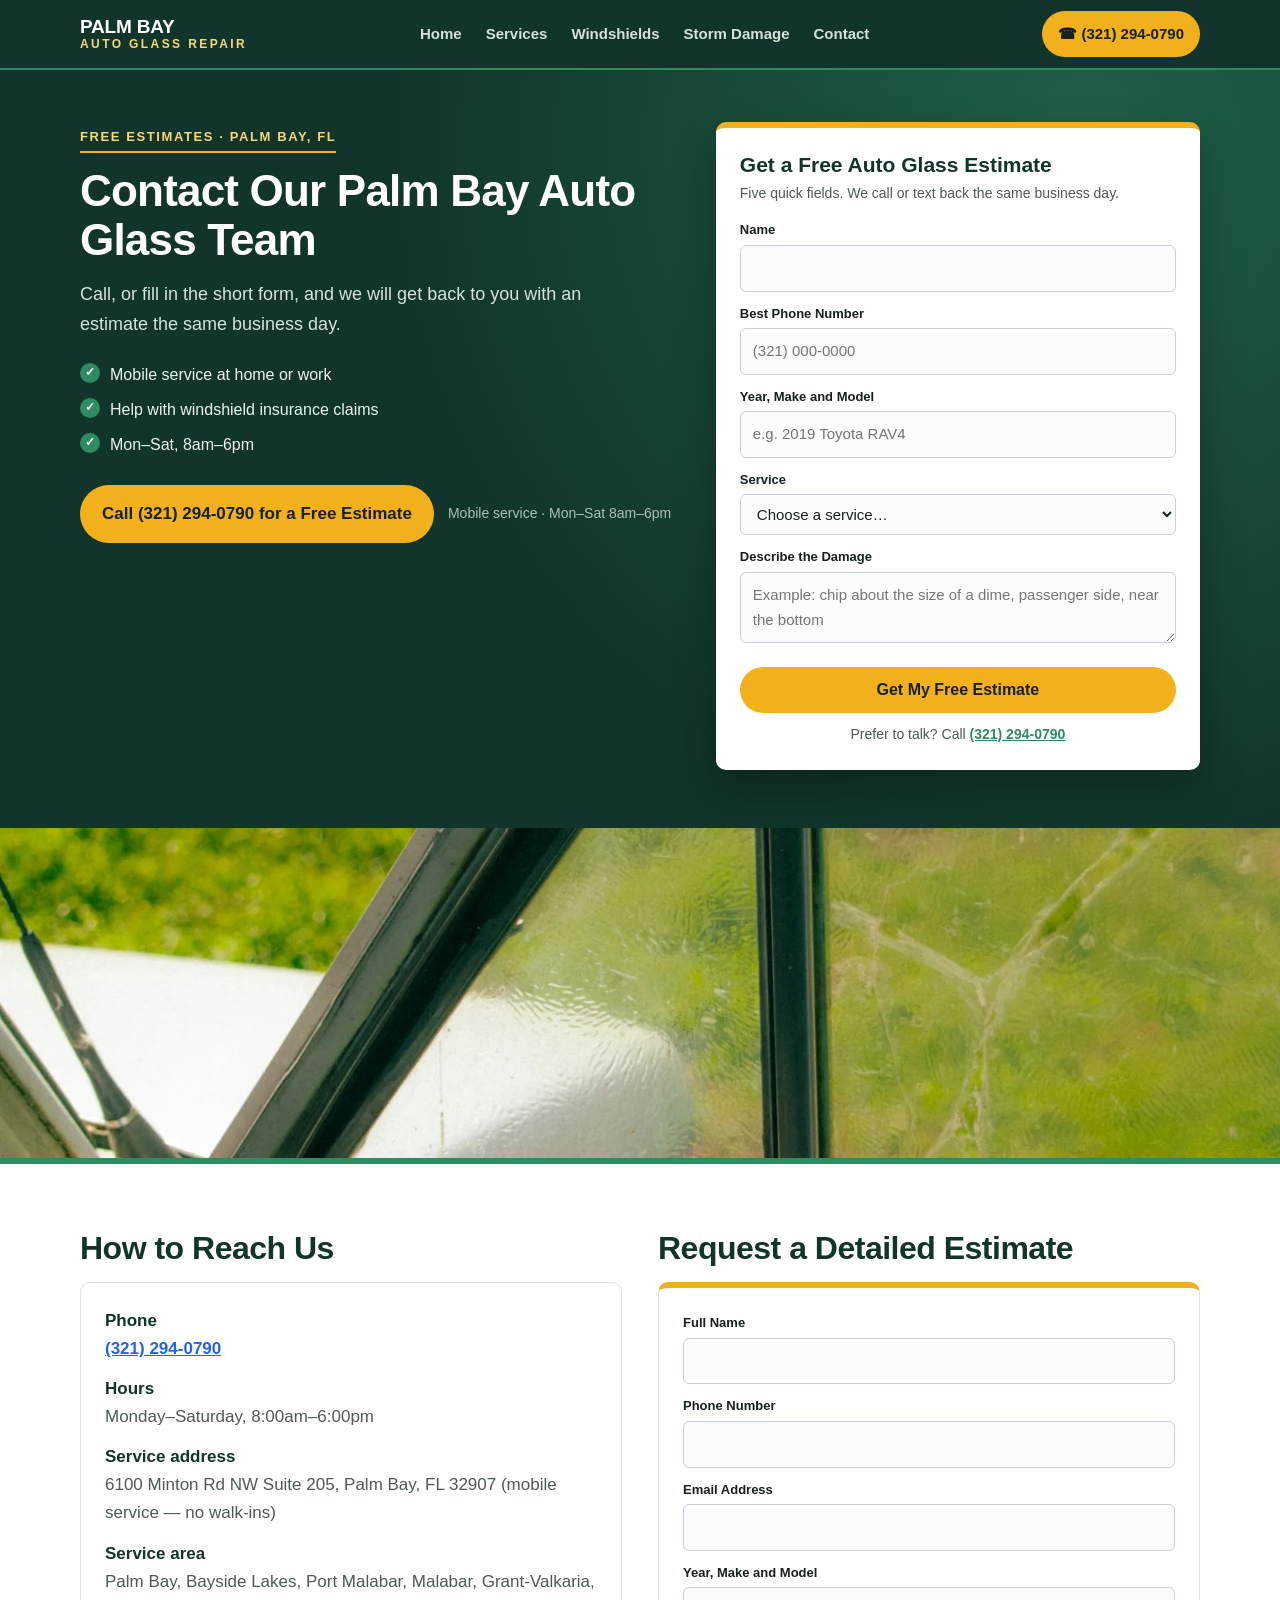
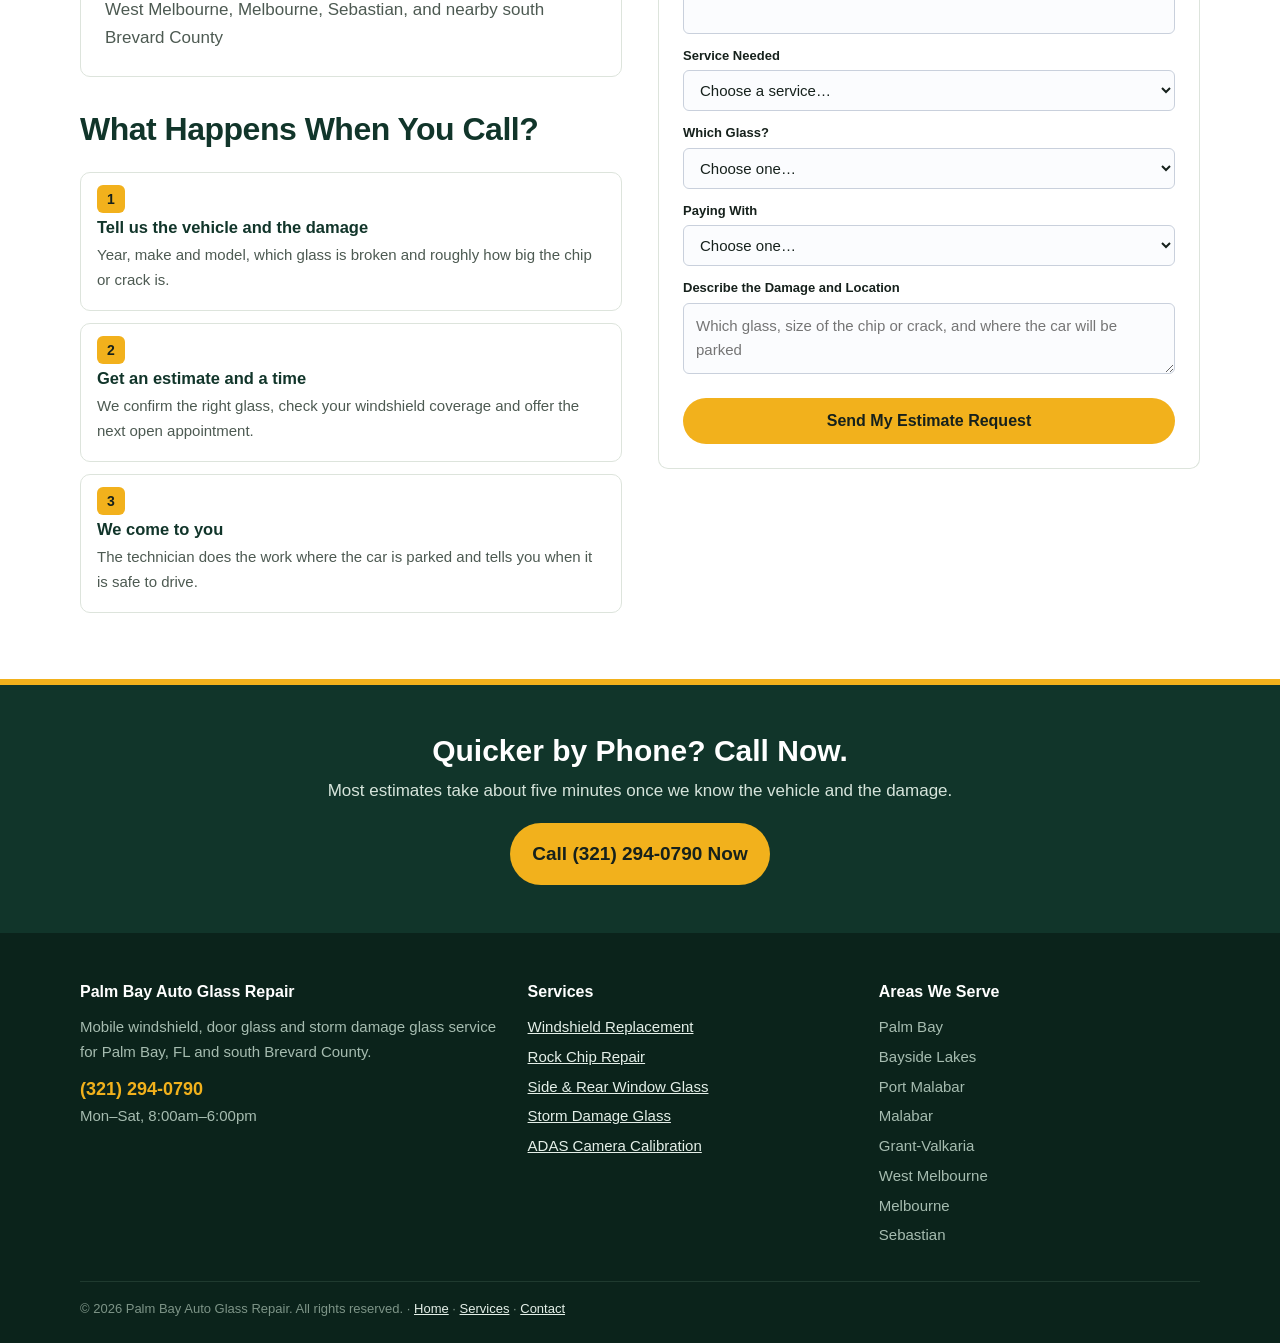
<file: contact.html>
<!DOCTYPE html>
<html lang="en">
<head>
<meta charset="utf-8">
<meta name="viewport" content="width=device-width, initial-scale=1">
<title>Contact Palm Bay Auto Glass Repair | Free Estimate</title>
<meta name="description" content="Call (321) 294-0790 or send the form for a free auto glass estimate in Palm Bay, FL. Mobile windshield, door glass and storm damage service.">
<link rel="canonical" href="https://www.palmbayautoglassrepair.com/contact.html">
<meta property="og:title" content="Contact Palm Bay Auto Glass Repair | Free Estimate">
<meta property="og:description" content="Call (321) 294-0790 or send the form for a free auto glass estimate in Palm Bay, FL. Mobile windshield, door glass and storm damage service.">
<meta property="og:type" content="website">
<meta property="og:url" content="https://www.palmbayautoglassrepair.com/contact.html">
<meta property="og:image" content="https://www.palmbayautoglassrepair.com/palm-bay-windshield-install-driveway.webp">
<link rel="stylesheet" href="styles.css">
<script type="application/ld+json">{
 "@context": "https://schema.org",
 "@type": "LocalBusiness",
 "name": "Palm Bay Auto Glass Repair",
 "telephone": "(321) 294-0790",
 "url": "https://www.palmbayautoglassrepair.com/",
 "image": "https://www.palmbayautoglassrepair.com/palm-bay-windshield-install-driveway.webp",
 "address": {
  "@type": "PostalAddress",
  "streetAddress": "6100 Minton Rd NW Suite 205",
  "addressLocality": "Palm Bay",
  "addressRegion": "FL",
  "postalCode": "32907",
  "addressCountry": "US"
 },
 "areaServed": [
  "Palm Bay, FL",
  "Bayside Lakes, FL",
  "Port Malabar, FL",
  "Malabar, FL",
  "Grant-Valkaria, FL",
  "West Melbourne, FL",
  "Melbourne, FL",
  "Sebastian, FL"
 ],
 "description": "Contact Palm Bay Auto Glass Repair for mobile windshield and auto glass service in Palm Bay, FL",
 "openingHours": "Mo-Sa 08:00-18:00"
}</script>
</head>
<body>
<!-- NAV -->
<header class="nav">
  <div class="wrap nav-in">
    <a class="brand" href="/">Palm Bay<span>Auto Glass Repair</span></a>
    <ul class="links">
      <li><a href="/">Home</a></li>
      <li><a href="services.html">Services</a></li>
      <li><a href="windshield-replacement-palm-bay.html">Windshields</a></li>
      <li><a href="storm-damage-auto-glass-palm-bay.html">Storm Damage</a></li>
      <li><a href="contact.html">Contact</a></li>
    </ul>
    <a class="nav-call" href="tel:+13212940790">&#9742; (321) 294-0790</a>
  </div>
</header>
<!-- HERO -->
<section class="hero">
  <div class="wrap hero-grid">
    <div>
      <span class="tag">Free Estimates &middot; Palm Bay, FL</span>
      <h1>Contact Our Palm Bay Auto Glass Team</h1>
      <p class="lead">Call, or fill in the short form, and we will get back to you with an estimate the same business day.</p>
      <ul class="hero-points"><li>Mobile service at home or work</li><li>Help with windshield insurance claims</li><li>Mon&ndash;Sat, 8am&ndash;6pm</li></ul>
      <div class="call-big">
        <a class="btn btn-sun" href="tel:+13212940790">Call (321) 294-0790 for a Free Estimate</a>
        <small>Mobile service &middot; Mon&ndash;Sat 8am&ndash;6pm</small>
      </div>
    </div>
    <div>
      <form class="quote" action="https://formspree.io/f/mwlvnzja" method="POST">
        <h2>Get a Free Auto Glass Estimate</h2>
        <p class="sub">Five quick fields. We call or text back the same business day.</p>
        <input type="hidden" name="_subject" value="New lead - Auto Glass Palm Bay (contact hero)">
        <div class="field"><label for="q-name">Name</label><input id="q-name" name="name" type="text" autocomplete="name" required></div>
        <div class="field"><label for="q-phone">Best Phone Number</label><input id="q-phone" name="phone" type="tel" autocomplete="tel" placeholder="(321) 000-0000" required></div>
        <div class="field"><label for="q-vehicle">Year, Make and Model</label><input id="q-vehicle" name="vehicle" type="text" placeholder="e.g. 2019 Toyota RAV4"></div>
        <div class="field"><label for="q-service">Service</label><select id="q-service" name="service"><option value="">Choose a service&hellip;</option><option>Windshield Replacement</option><option>Rock Chip Repair</option><option>Side &amp; Rear Window Glass</option><option>Storm Damage Glass</option><option>ADAS Camera Calibration</option><option>Something else / not sure</option></select></div>
        <div class="field"><label for="q-details">Describe the Damage</label><textarea id="q-details" name="details" placeholder="Example: chip about the size of a dime, passenger side, near the bottom"></textarea></div>
        <input type="text" name="_gotcha" style="display:none" tabindex="-1" autocomplete="off">
        <button type="submit">Get My Free Estimate</button>
        <p class="alt">Prefer to talk? Call <a href="tel:+13212940790">(321) 294-0790</a></p>
      </form>
    </div>
  </div>
</section>
<div class="band short"><img src="cracked-vent-window.webp" alt="Cracked car vent window glass in Palm Bay" width="1600" height="900"></div>

<section class="sec alt">
  <div class="wrap info-grid">
    <div>
      <h2>How to Reach Us</h2>
      <dl class="info">
        <dt>Phone</dt><dd><a href="tel:+13212940790" style="color:#2563eb;text-decoration:underline;font-weight:700;">(321) 294-0790</a></dd>
        <dt>Hours</dt><dd>Monday&ndash;Saturday, 8:00am&ndash;6:00pm</dd>
        <dt>Service address</dt><dd>6100 Minton Rd NW Suite 205, Palm Bay, FL 32907 (mobile service &mdash; no walk-ins)</dd>
        <dt>Service area</dt><dd>Palm Bay, Bayside Lakes, Port Malabar, Malabar, Grant-Valkaria, West Melbourne, Melbourne, Sebastian, and nearby south Brevard County</dd>
      </dl>
      <h2 style="margin-top:34px;">What Happens When You Call?</h2>
      <ol class="steps three">
        <li data-n="1"><strong>Tell us the vehicle and the damage</strong><p>Year, make and model, which glass is broken and roughly how big the chip or crack is.</p></li>
        <li data-n="2"><strong>Get an estimate and a time</strong><p>We confirm the right glass, check your windshield coverage and offer the next open appointment.</p></li>
        <li data-n="3"><strong>We come to you</strong><p>The technician does the work where the car is parked and tells you when it is safe to drive.</p></li>
      </ol>
    </div>
    <div>
      <h2>Request a Detailed Estimate</h2>
      <form class="form-full" action="https://formspree.io/f/mwlvnzja" method="POST">
        <input type="hidden" name="_subject" value="New lead - Auto Glass Palm Bay (contact form)">
        <div class="field"><label for="c-name">Full Name</label><input id="c-name" name="name" type="text" autocomplete="name" required></div>
        <div class="field"><label for="c-phone">Phone Number</label><input id="c-phone" name="phone" type="tel" autocomplete="tel" required></div>
        <div class="field"><label for="c-email">Email Address</label><input id="c-email" name="email" type="email" autocomplete="email"></div>
        <div class="field"><label for="c-vehicle">Year, Make and Model</label><input id="c-vehicle" name="vehicle" type="text"></div>
        <div class="field"><label for="c-service">Service Needed</label><select id="c-service" name="service"><option value="">Choose a service&hellip;</option><option>Windshield Replacement</option><option>Rock Chip Repair</option><option>Side &amp; Rear Window Glass</option><option>Storm Damage Glass</option><option>ADAS Camera Calibration</option><option>Something else / not sure</option></select></div>
        <div class="field"><label for="c-glass">Which Glass?</label><select id="c-glass" name="glass"><option value="">Choose one&hellip;</option><option>Windshield</option><option>Driver or passenger door</option><option>Back glass</option><option>Vent or quarter window</option><option>More than one</option></select></div>
        <div class="field"><label for="c-insurance">Paying With</label><select id="c-insurance" name="payment"><option value="">Choose one&hellip;</option><option>Insurance claim</option><option>Paying myself</option><option>Not sure</option></select></div>
        <div class="field"><label for="c-msg">Describe the Damage and Location</label><textarea id="c-msg" name="message" placeholder="Which glass, size of the chip or crack, and where the car will be parked"></textarea></div>
        <input type="text" name="_gotcha" style="display:none" tabindex="-1" autocomplete="off">
        <button type="submit">Send My Estimate Request</button>
      </form>
    </div>
  </div>
</section>
<!-- CTA -->
<section class="cta">
  <div class="wrap">
    <h2>Quicker by Phone? Call Now.</h2>
    <p>Most estimates take about five minutes once we know the vehicle and the damage.</p>
    <a class="btn btn-pine" href="tel:+13212940790">Call (321) 294-0790 Now</a>
  </div>
</section>
<!-- FOOTER -->
<footer class="foot">
  <div class="wrap">
    <div class="foot-grid">
      <div>
        <h4>Palm Bay Auto Glass Repair</h4>
        <p>Mobile windshield, door glass and storm damage glass service for Palm Bay, FL and south Brevard County.</p>
        <p style="margin-top:10px;"><a class="tel" href="tel:+13212940790">(321) 294-0790</a></p>
        <p>Mon&ndash;Sat, 8:00am&ndash;6:00pm</p>
      </div>
      <div>
        <h4>Services</h4>
        <ul><li><a href="windshield-replacement-palm-bay.html">Windshield Replacement</a></li><li><a href="rock-chip-repair-palm-bay.html">Rock Chip Repair</a></li><li><a href="side-rear-window-replacement-palm-bay.html">Side &amp; Rear Window Glass</a></li><li><a href="storm-damage-auto-glass-palm-bay.html">Storm Damage Glass</a></li><li><a href="adas-calibration-palm-bay.html">ADAS Camera Calibration</a></li></ul>
      </div>
      <div>
        <h4>Areas We Serve</h4>
        <ul><li>Palm Bay</li><li>Bayside Lakes</li><li>Port Malabar</li><li>Malabar</li><li>Grant-Valkaria</li><li>West Melbourne</li><li>Melbourne</li><li>Sebastian</li></ul>
      </div>
    </div>
    <p class="copy">&copy; 2026 Palm Bay Auto Glass Repair. All rights reserved. &middot; <a href="/">Home</a> &middot; <a href="services.html">Services</a> &middot; <a href="contact.html">Contact</a></p>
  </div>
</footer>
</body>
</html>
</file>
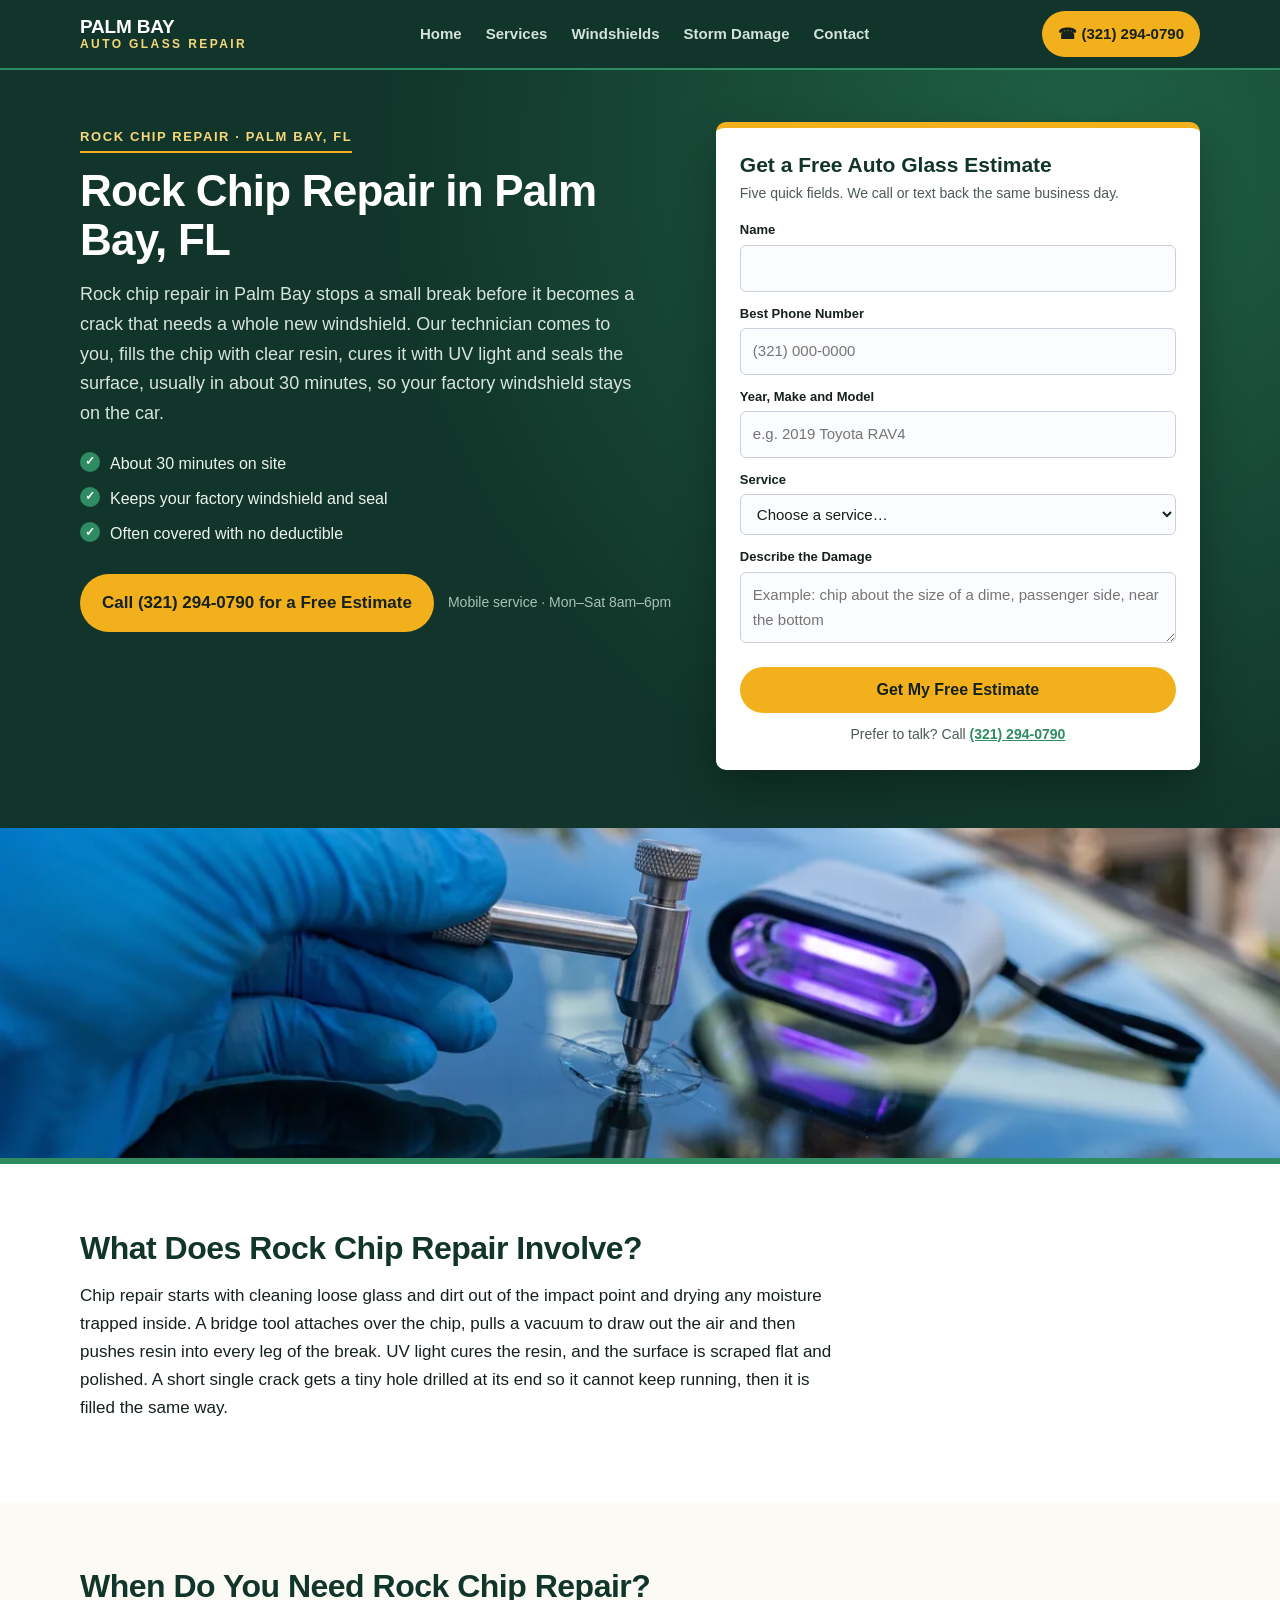
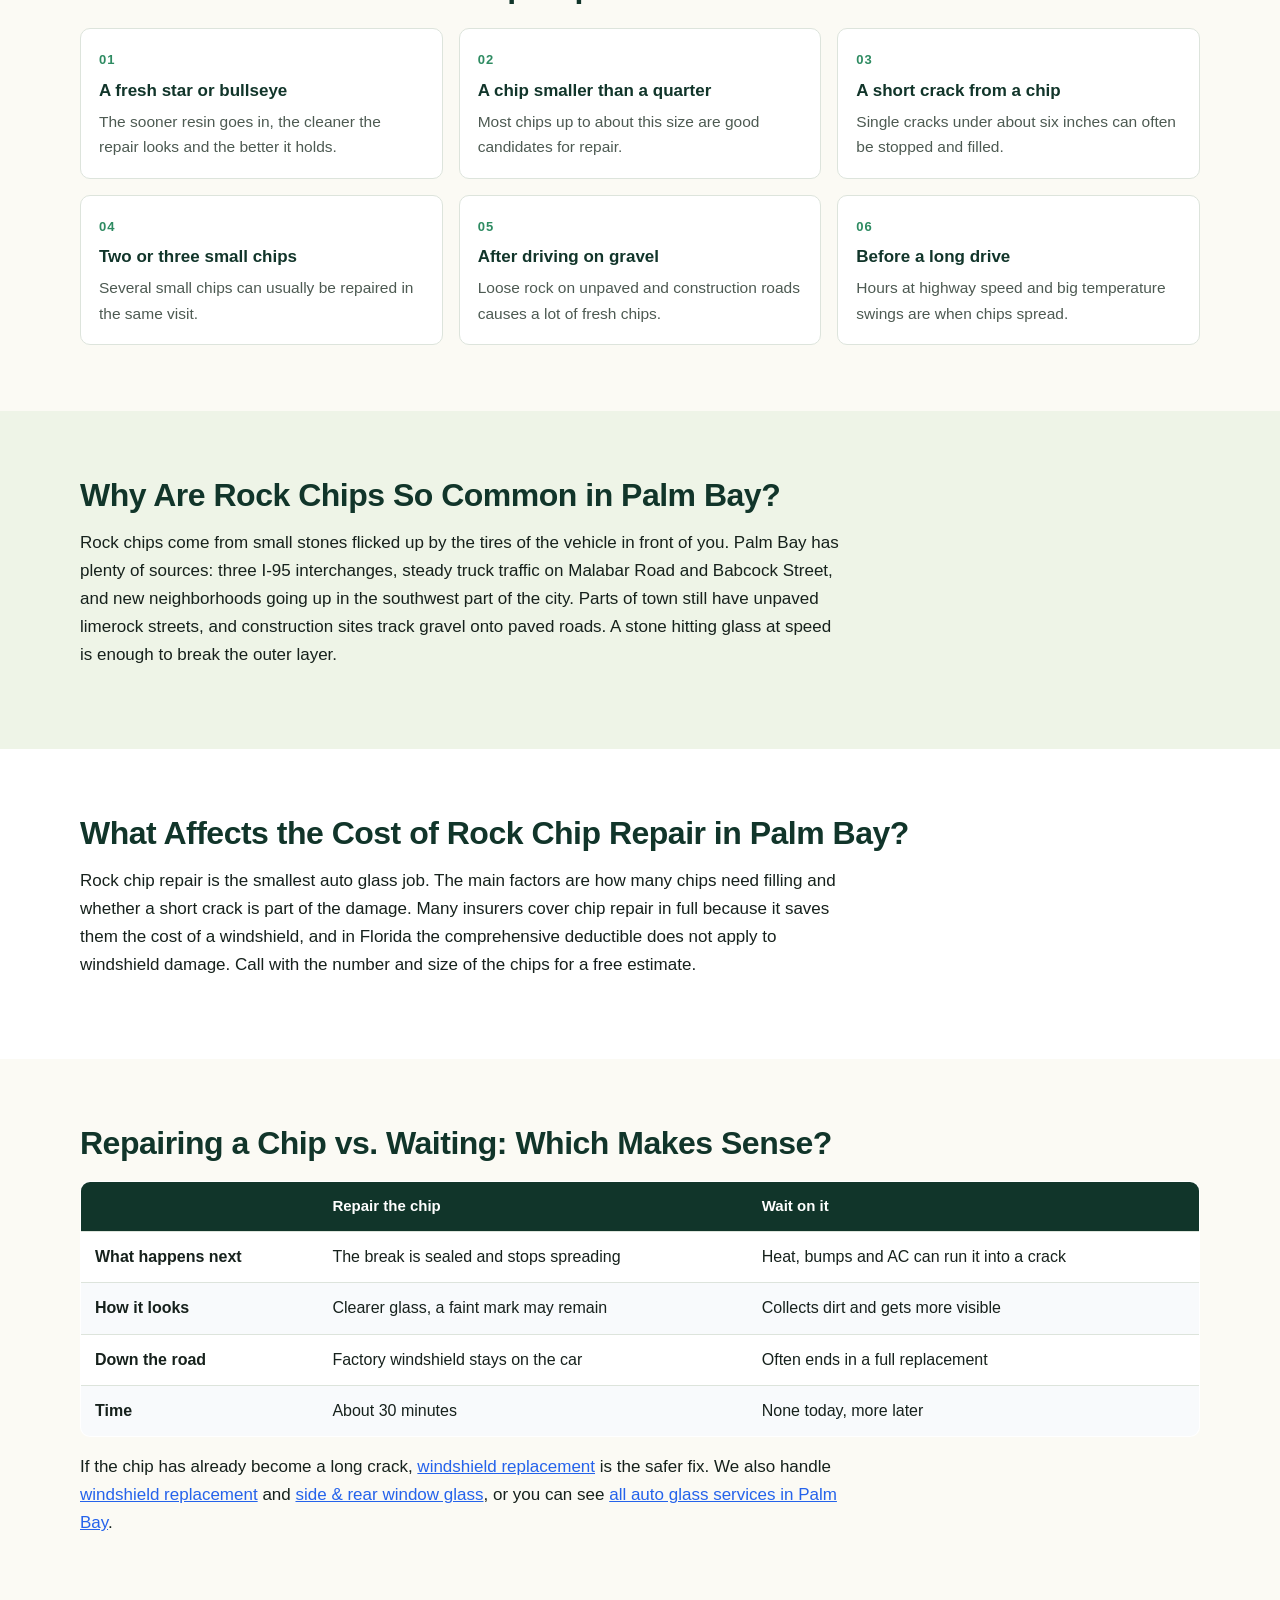
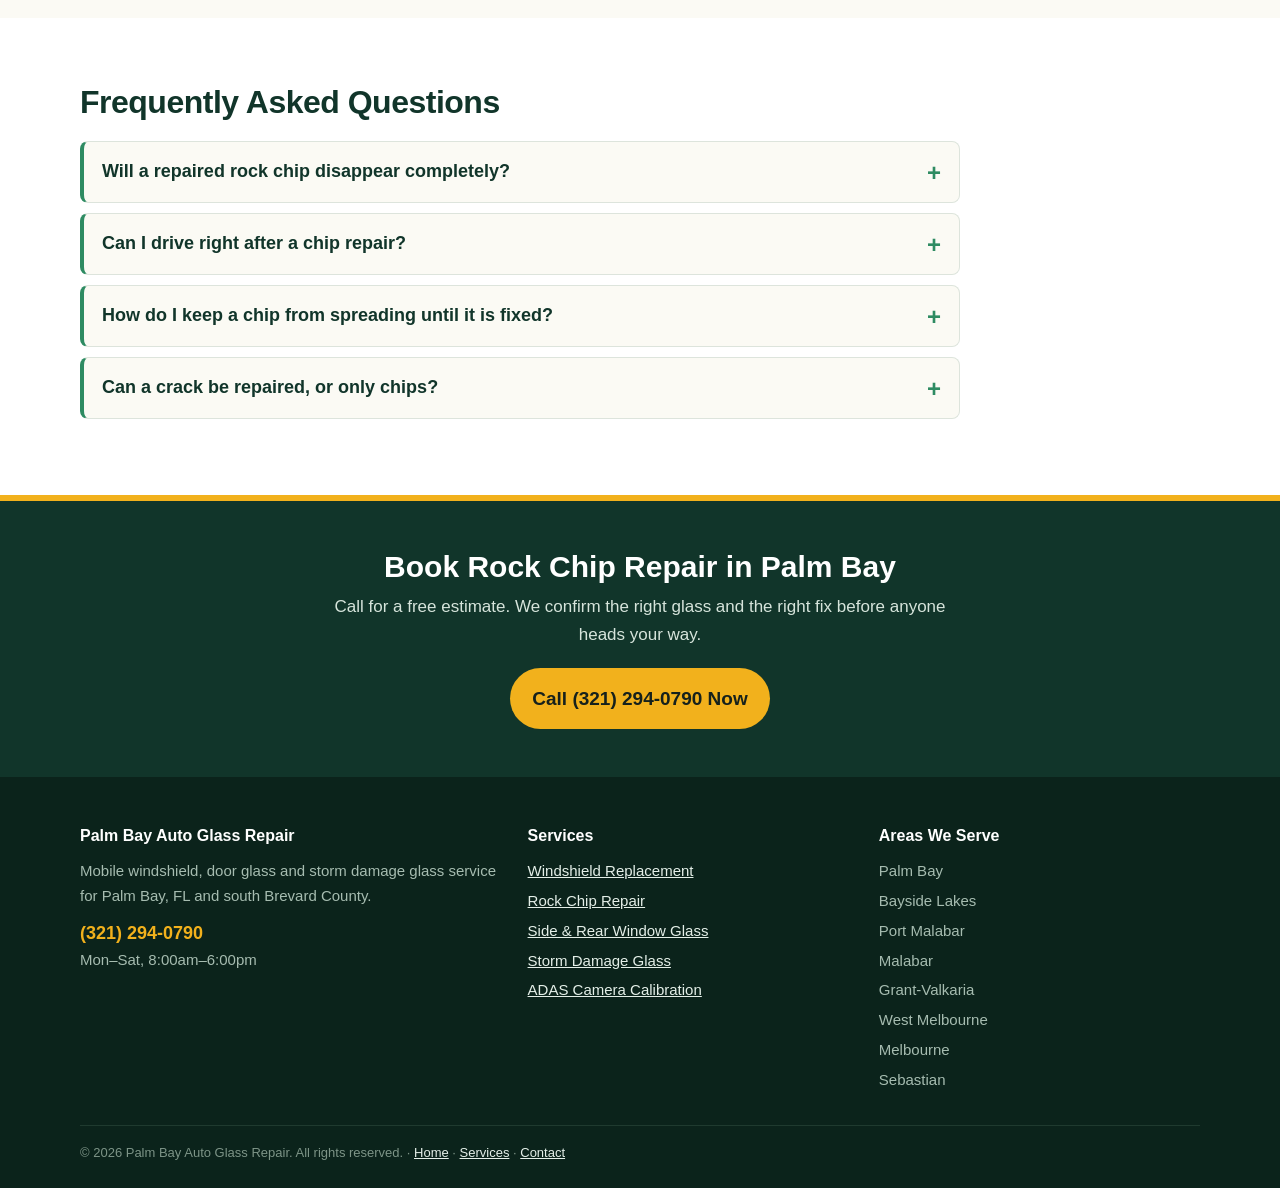
<file: rock-chip-repair-palm-bay.html>
<!DOCTYPE html>
<html lang="en">
<head>
<meta charset="utf-8">
<meta name="viewport" content="width=device-width, initial-scale=1">
<title>Rock Chip Repair Palm Bay FL | Windshield Chip Repair</title>
<meta name="description" content="Windshield rock chip repair in Palm Bay, FL. Resin repair in about 30 minutes at your home or office, often fully covered by insurance.">
<link rel="canonical" href="https://www.palmbayautoglassrepair.com/rock-chip-repair-palm-bay.html">
<meta property="og:title" content="Rock Chip Repair Palm Bay FL | Windshield Chip Repair">
<meta property="og:description" content="Windshield rock chip repair in Palm Bay, FL. Resin repair in about 30 minutes at your home or office, often fully covered by insurance.">
<meta property="og:type" content="website">
<meta property="og:url" content="https://www.palmbayautoglassrepair.com/rock-chip-repair-palm-bay.html">
<meta property="og:image" content="https://www.palmbayautoglassrepair.com/palm-bay-windshield-install-driveway.webp">
<link rel="stylesheet" href="styles.css">
<script type="application/ld+json">{
 "@context": "https://schema.org",
 "@type": "LocalBusiness",
 "name": "Palm Bay Auto Glass Repair",
 "telephone": "(321) 294-0790",
 "url": "https://www.palmbayautoglassrepair.com/",
 "image": "https://www.palmbayautoglassrepair.com/palm-bay-windshield-install-driveway.webp",
 "address": {
  "@type": "PostalAddress",
  "streetAddress": "6100 Minton Rd NW Suite 205",
  "addressLocality": "Palm Bay",
  "addressRegion": "FL",
  "postalCode": "32907",
  "addressCountry": "US"
 },
 "areaServed": [
  "Palm Bay, FL",
  "Bayside Lakes, FL",
  "Port Malabar, FL",
  "Malabar, FL",
  "Grant-Valkaria, FL",
  "West Melbourne, FL",
  "Melbourne, FL",
  "Sebastian, FL"
 ],
 "description": "Rock Chip Repair in Palm Bay, FL",
 "openingHours": "Mo-Sa 08:00-18:00"
}</script>
<script type="application/ld+json">{
 "@context": "https://schema.org",
 "@type": "Service",
 "serviceType": "Rock Chip Repair",
 "areaServed": "Palm Bay, FL",
 "provider": {
  "@type": "LocalBusiness",
  "name": "Palm Bay Auto Glass Repair",
  "telephone": "(321) 294-0790"
 }
}</script>
<script type="application/ld+json">{
 "@context": "https://schema.org",
 "@type": "FAQPage",
 "mainEntity": [
  {
   "@type": "Question",
   "name": "Will a repaired rock chip disappear completely?",
   "acceptedAnswer": {
    "@type": "Answer",
    "text": "A resin repair makes a chip much harder to see, but a faint mark often stays where the stone hit. The main goal is strength: the resin bonds the broken glass so it cannot spread. Chips repaired soon after they happen look the best."
   }
  },
  {
   "@type": "Question",
   "name": "Can I drive right after a chip repair?",
   "acceptedAnswer": {
    "@type": "Answer",
    "text": "Yes. The resin is cured with UV light before the technician leaves, so the car can be driven and washed right away. There is no adhesive cure time like there is after a full windshield replacement."
   }
  },
  {
   "@type": "Question",
   "name": "How do I keep a chip from spreading until it is fixed?",
   "acceptedAnswer": {
    "@type": "Answer",
    "text": "Put a piece of clear tape over it to keep out dirt and water, park in the shade and avoid pointing the defroster or AC straight at the glass. Slammed doors and hard bumps can also spread it, so book the repair soon."
   }
  },
  {
   "@type": "Question",
   "name": "Can a crack be repaired, or only chips?",
   "acceptedAnswer": {
    "@type": "Answer",
    "text": "A single crack shorter than about six inches that does not reach the edge of the glass can often be repaired. Longer cracks, cracks that branch in several directions and cracks at the edge usually need a new windshield."
   }
  }
 ]
}</script>
</head>
<body>
<!-- NAV -->
<header class="nav">
  <div class="wrap nav-in">
    <a class="brand" href="/">Palm Bay<span>Auto Glass Repair</span></a>
    <ul class="links">
      <li><a href="/">Home</a></li>
      <li><a href="services.html">Services</a></li>
      <li><a href="windshield-replacement-palm-bay.html">Windshields</a></li>
      <li><a href="storm-damage-auto-glass-palm-bay.html">Storm Damage</a></li>
      <li><a href="contact.html">Contact</a></li>
    </ul>
    <a class="nav-call" href="tel:+13212940790">&#9742; (321) 294-0790</a>
  </div>
</header>
<!-- HERO -->
<section class="hero">
  <div class="wrap hero-grid">
    <div>
      <span class="tag">Rock Chip Repair &middot; Palm Bay, FL</span>
      <h1>Rock Chip Repair in Palm Bay, FL</h1>
      <p class="lead">Rock chip repair in Palm Bay stops a small break before it becomes a crack that needs a whole new windshield. Our technician comes to you, fills the chip with clear resin, cures it with UV light and seals the surface, usually in about 30 minutes, so your factory windshield stays on the car.</p>
      <ul class="hero-points"><li>About 30 minutes on site</li><li>Keeps your factory windshield and seal</li><li>Often covered with no deductible</li></ul>
      <div class="call-big">
        <a class="btn btn-sun" href="tel:+13212940790">Call (321) 294-0790 for a Free Estimate</a>
        <small>Mobile service &middot; Mon&ndash;Sat 8am&ndash;6pm</small>
      </div>
    </div>
    <div>
      <form class="quote" action="https://formspree.io/f/mwlvnzja" method="POST">
        <h2>Get a Free Auto Glass Estimate</h2>
        <p class="sub">Five quick fields. We call or text back the same business day.</p>
        <input type="hidden" name="_subject" value="New lead - Auto Glass Palm Bay (Rock Chip Repair)">
        <div class="field"><label for="q-name">Name</label><input id="q-name" name="name" type="text" autocomplete="name" required></div>
        <div class="field"><label for="q-phone">Best Phone Number</label><input id="q-phone" name="phone" type="tel" autocomplete="tel" placeholder="(321) 000-0000" required></div>
        <div class="field"><label for="q-vehicle">Year, Make and Model</label><input id="q-vehicle" name="vehicle" type="text" placeholder="e.g. 2019 Toyota RAV4"></div>
        <div class="field"><label for="q-service">Service</label><select id="q-service" name="service"><option value="">Choose a service&hellip;</option><option>Windshield Replacement</option><option>Rock Chip Repair</option><option>Side &amp; Rear Window Glass</option><option>Storm Damage Glass</option><option>ADAS Camera Calibration</option><option>Something else / not sure</option></select></div>
        <div class="field"><label for="q-details">Describe the Damage</label><textarea id="q-details" name="details" placeholder="Example: chip about the size of a dime, passenger side, near the bottom"></textarea></div>
        <input type="text" name="_gotcha" style="display:none" tabindex="-1" autocomplete="off">
        <button type="submit">Get My Free Estimate</button>
        <p class="alt">Prefer to talk? Call <a href="tel:+13212940790">(321) 294-0790</a></p>
      </form>
    </div>
  </div>
</section>
<div class="band short"><img src="rock-chip-resin-repair.webp" alt="Technician repairing a windshield rock chip with resin in Palm Bay" width="1600" height="900"></div>

<section class="sec alt">
  <div class="wrap">
    <h2>What Does Rock Chip Repair Involve?</h2>
    <p>Chip repair starts with cleaning loose glass and dirt out of the impact point and drying any moisture trapped inside. A bridge tool attaches over the chip, pulls a vacuum to draw out the air and then pushes resin into every leg of the break. UV light cures the resin, and the surface is scraped flat and polished. A short single crack gets a tiny hole drilled at its end so it cannot keep running, then it is filled the same way.</p>
  </div>
</section>

<section class="sec">
  <div class="wrap">
    <h2>When Do You Need Rock Chip Repair?</h2>
    <div class="signs"><div class="sign"><strong>A fresh star or bullseye</strong><p>The sooner resin goes in, the cleaner the repair looks and the better it holds.</p></div><div class="sign"><strong>A chip smaller than a quarter</strong><p>Most chips up to about this size are good candidates for repair.</p></div><div class="sign"><strong>A short crack from a chip</strong><p>Single cracks under about six inches can often be stopped and filled.</p></div><div class="sign"><strong>Two or three small chips</strong><p>Several small chips can usually be repaired in the same visit.</p></div><div class="sign"><strong>After driving on gravel</strong><p>Loose rock on unpaved and construction roads causes a lot of fresh chips.</p></div><div class="sign"><strong>Before a long drive</strong><p>Hours at highway speed and big temperature swings are when chips spread.</p></div></div>
  </div>
</section>

<section class="sec coq">
  <div class="wrap">
    <h2>Why Are Rock Chips So Common in Palm Bay?</h2>
    <p>Rock chips come from small stones flicked up by the tires of the vehicle in front of you. Palm Bay has plenty of sources: three I-95 interchanges, steady truck traffic on Malabar Road and Babcock Street, and new neighborhoods going up in the southwest part of the city. Parts of town still have unpaved limerock streets, and construction sites track gravel onto paved roads. A stone hitting glass at speed is enough to break the outer layer.</p>
  </div>
</section>

<section class="sec alt">
  <div class="wrap">
    <h2>What Affects the Cost of Rock Chip Repair in Palm Bay?</h2>
    <p>Rock chip repair is the smallest auto glass job. The main factors are how many chips need filling and whether a short crack is part of the damage. Many insurers cover chip repair in full because it saves them the cost of a windshield, and in Florida the comprehensive deductible does not apply to windshield damage. Call with the number and size of the chips for a free estimate.</p>
  </div>
</section>

<section class="sec">
  <div class="wrap">
    <h2>Repairing a Chip vs. Waiting: Which Makes Sense?</h2>
    <table class="cmp"><thead><tr><th></th><th>Repair the chip</th><th>Wait on it</th></tr></thead><tbody><tr><td><strong>What happens next</strong></td><td>The break is sealed and stops spreading</td><td>Heat, bumps and AC can run it into a crack</td></tr><tr><td><strong>How it looks</strong></td><td>Clearer glass, a faint mark may remain</td><td>Collects dirt and gets more visible</td></tr><tr><td><strong>Down the road</strong></td><td>Factory windshield stays on the car</td><td>Often ends in a full replacement</td></tr><tr><td><strong>Time</strong></td><td>About 30 minutes</td><td>None today, more later</td></tr></tbody></table>
    <p style="margin-top:16px;">If the chip has already become a long crack, <a class="body-link" href="windshield-replacement-palm-bay.html" style="color: #2563eb; text-decoration: underline;">windshield replacement</a> is the safer fix. We also handle <a class="body-link" href="windshield-replacement-palm-bay.html" style="color: #2563eb; text-decoration: underline;">windshield replacement</a> and <a class="body-link" href="side-rear-window-replacement-palm-bay.html" style="color: #2563eb; text-decoration: underline;">side &amp; rear window glass</a>, or you can see <a class="body-link" href="services.html" style="color: #2563eb; text-decoration: underline;">all auto glass services in Palm Bay</a>.</p>
  </div>
</section>

<section class="sec alt">
  <div class="wrap">
    <h2>Frequently Asked Questions</h2>
    <div class="faq"><details><summary><h3>Will a repaired rock chip disappear completely?</h3></summary><div class="ans"><p>A resin repair makes a chip much harder to see, but a faint mark often stays where the stone hit. The main goal is strength: the resin bonds the broken glass so it cannot spread. Chips repaired soon after they happen look the best.</p></div></details><details><summary><h3>Can I drive right after a chip repair?</h3></summary><div class="ans"><p>Yes. The resin is cured with UV light before the technician leaves, so the car can be driven and washed right away. There is no adhesive cure time like there is after a full windshield replacement.</p></div></details><details><summary><h3>How do I keep a chip from spreading until it is fixed?</h3></summary><div class="ans"><p>Put a piece of clear tape over it to keep out dirt and water, park in the shade and avoid pointing the defroster or AC straight at the glass. Slammed doors and hard bumps can also spread it, so book the repair soon.</p></div></details><details><summary><h3>Can a crack be repaired, or only chips?</h3></summary><div class="ans"><p>A single crack shorter than about six inches that does not reach the edge of the glass can often be repaired. Longer cracks, cracks that branch in several directions and cracks at the edge usually need a new windshield.</p></div></details></div>
  </div>
</section>
<!-- CTA -->
<section class="cta">
  <div class="wrap">
    <h2>Book Rock Chip Repair in Palm Bay</h2>
    <p>Call for a free estimate. We confirm the right glass and the right fix before anyone heads your way.</p>
    <a class="btn btn-pine" href="tel:+13212940790">Call (321) 294-0790 Now</a>
  </div>
</section>
<!-- FOOTER -->
<footer class="foot">
  <div class="wrap">
    <div class="foot-grid">
      <div>
        <h4>Palm Bay Auto Glass Repair</h4>
        <p>Mobile windshield, door glass and storm damage glass service for Palm Bay, FL and south Brevard County.</p>
        <p style="margin-top:10px;"><a class="tel" href="tel:+13212940790">(321) 294-0790</a></p>
        <p>Mon&ndash;Sat, 8:00am&ndash;6:00pm</p>
      </div>
      <div>
        <h4>Services</h4>
        <ul><li><a href="windshield-replacement-palm-bay.html">Windshield Replacement</a></li><li><a href="rock-chip-repair-palm-bay.html">Rock Chip Repair</a></li><li><a href="side-rear-window-replacement-palm-bay.html">Side &amp; Rear Window Glass</a></li><li><a href="storm-damage-auto-glass-palm-bay.html">Storm Damage Glass</a></li><li><a href="adas-calibration-palm-bay.html">ADAS Camera Calibration</a></li></ul>
      </div>
      <div>
        <h4>Areas We Serve</h4>
        <ul><li>Palm Bay</li><li>Bayside Lakes</li><li>Port Malabar</li><li>Malabar</li><li>Grant-Valkaria</li><li>West Melbourne</li><li>Melbourne</li><li>Sebastian</li></ul>
      </div>
    </div>
    <p class="copy">&copy; 2026 Palm Bay Auto Glass Repair. All rights reserved. &middot; <a href="/">Home</a> &middot; <a href="services.html">Services</a> &middot; <a href="contact.html">Contact</a></p>
  </div>
</footer>
</body>
</html>
</file>
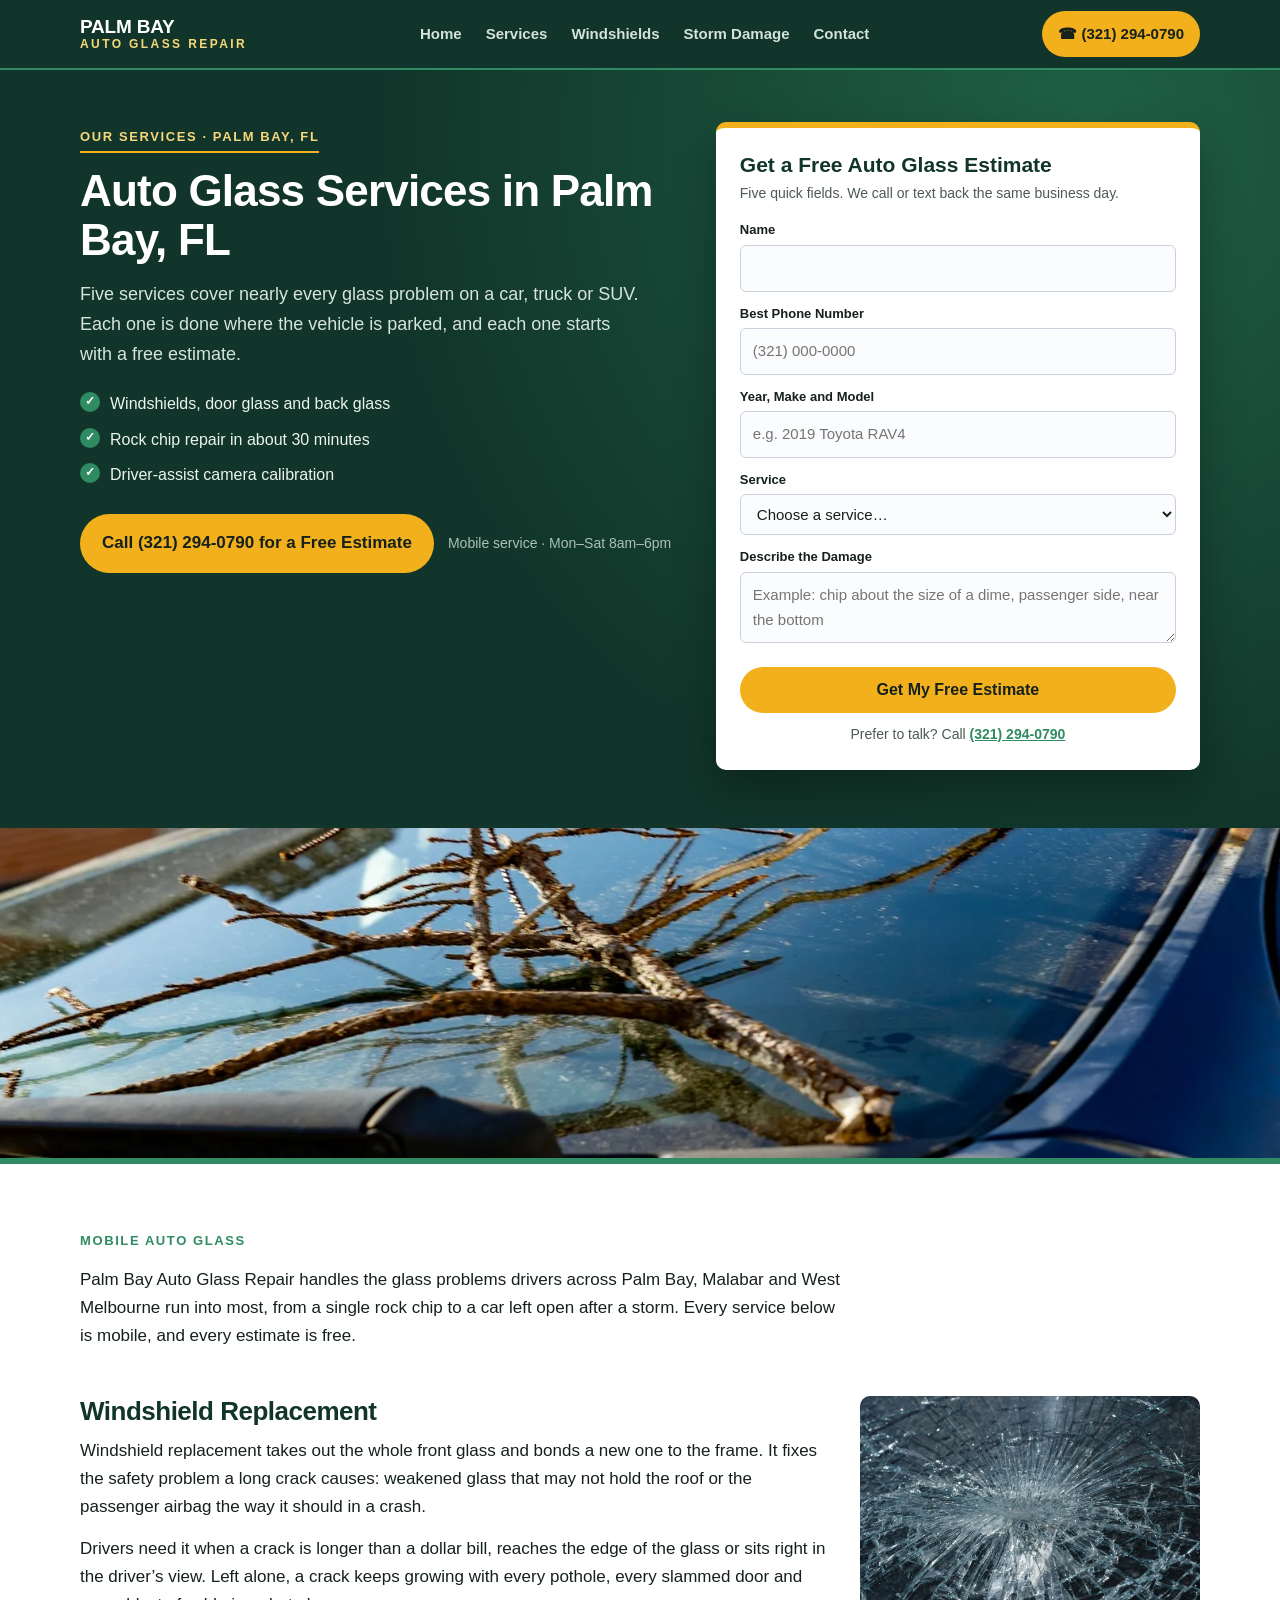
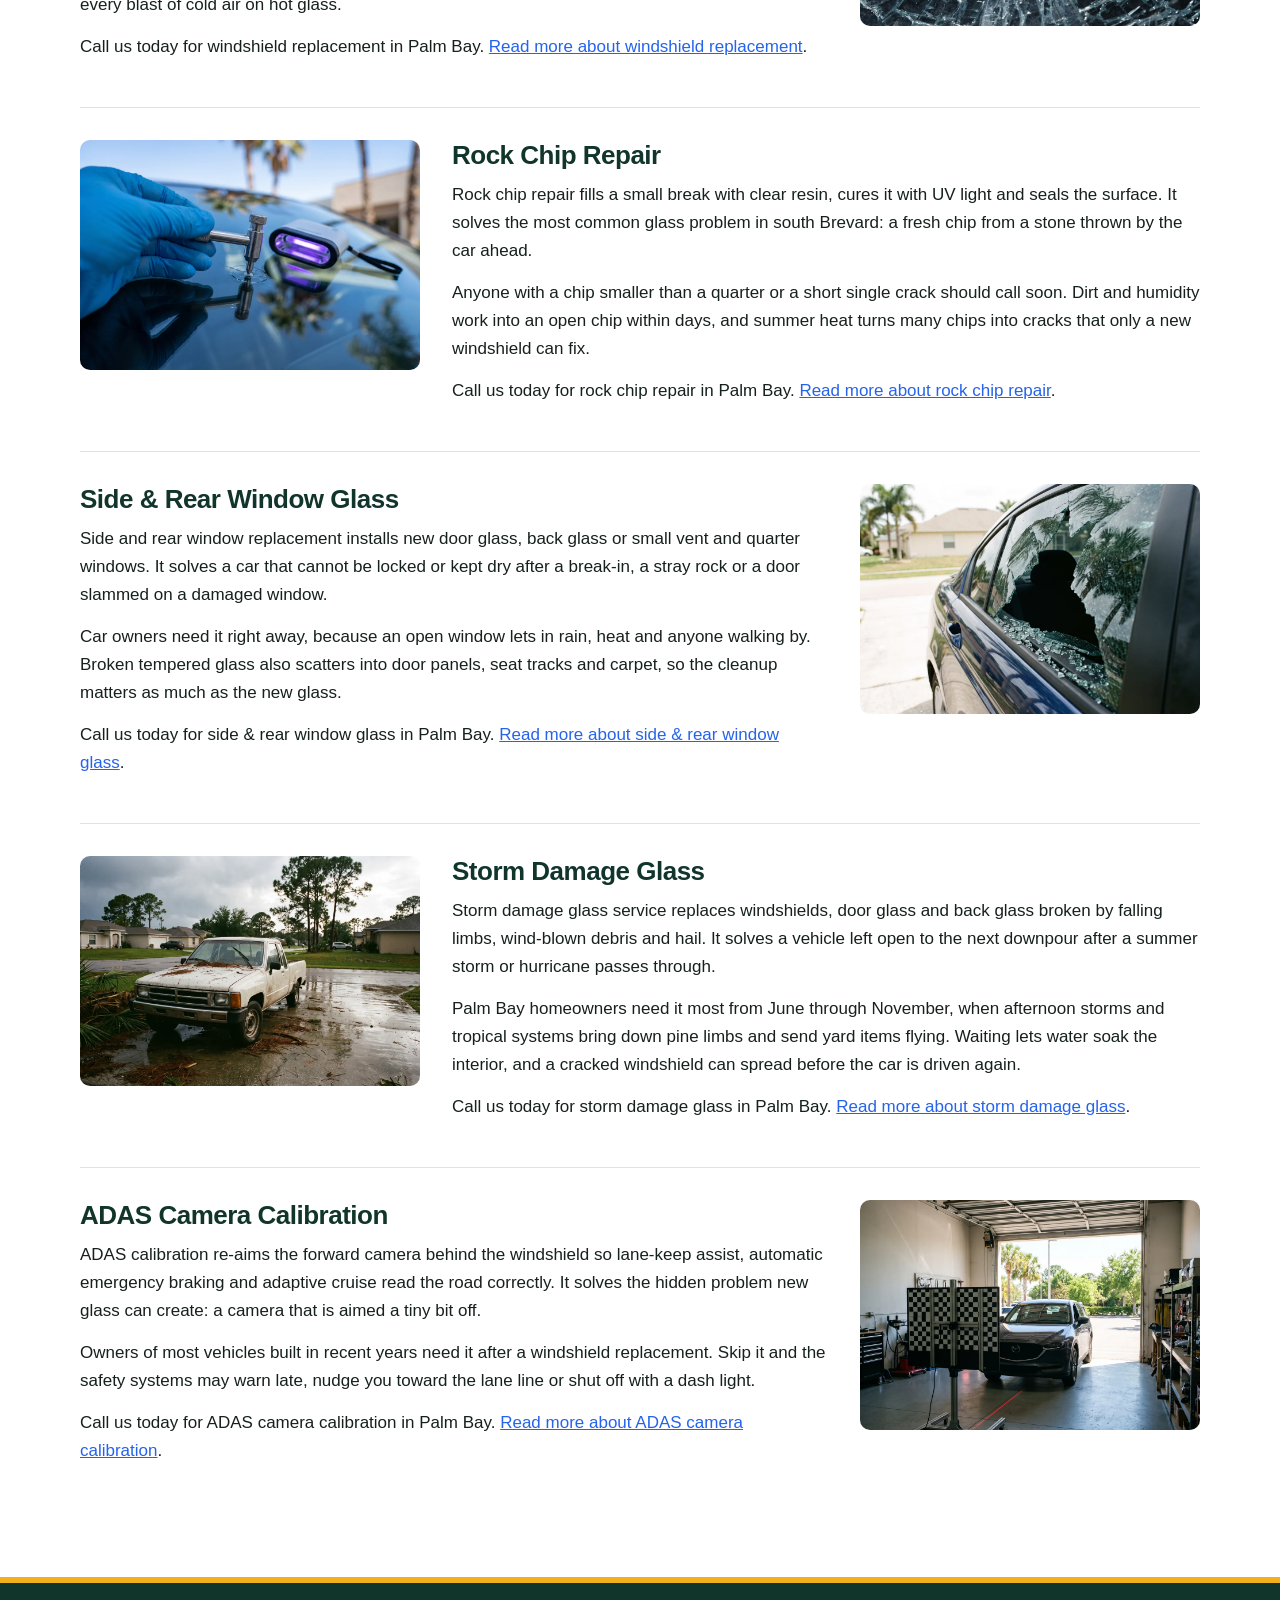
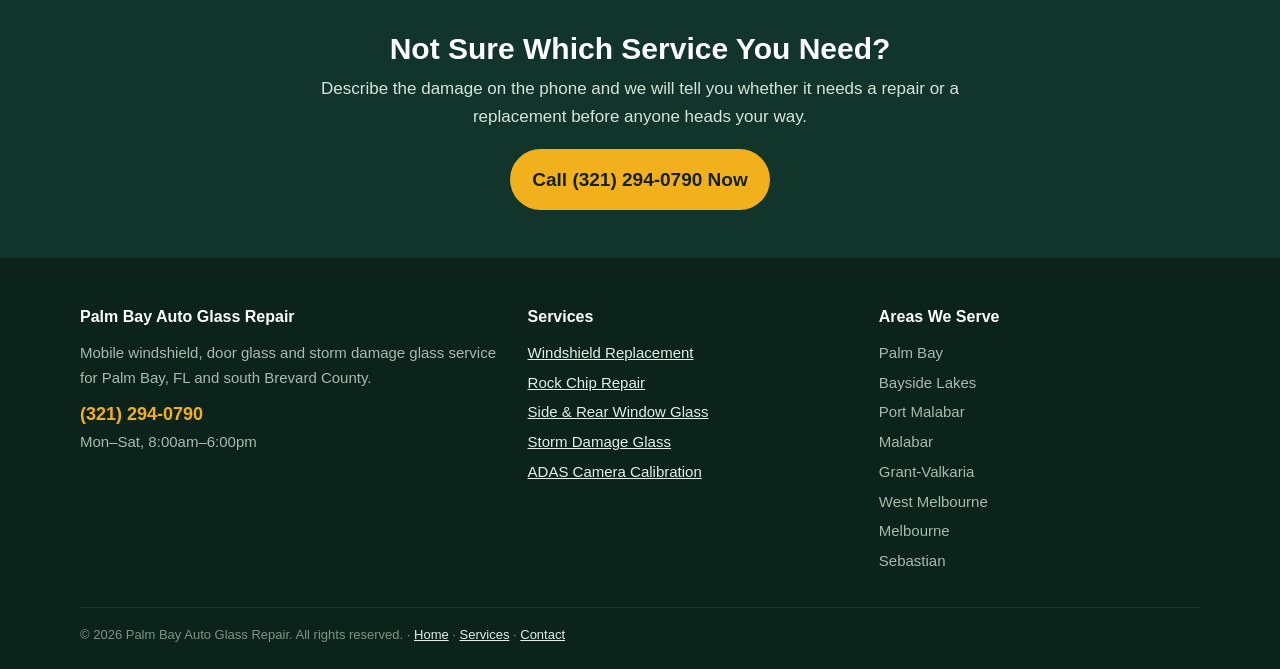
<file: services.html>
<!DOCTYPE html>
<html lang="en">
<head>
<meta charset="utf-8">
<meta name="viewport" content="width=device-width, initial-scale=1">
<title>Auto Glass Services in Palm Bay, FL | Free Estimates</title>
<meta name="description" content="Windshield replacement, rock chip repair, side and back glass, storm damage glass and ADAS calibration in Palm Bay, FL. Mobile service, free estimates.">
<link rel="canonical" href="https://www.palmbayautoglassrepair.com/services.html">
<meta property="og:title" content="Auto Glass Services in Palm Bay, FL | Free Estimates">
<meta property="og:description" content="Windshield replacement, rock chip repair, side and back glass, storm damage glass and ADAS calibration in Palm Bay, FL. Mobile service, free estimates.">
<meta property="og:type" content="website">
<meta property="og:url" content="https://www.palmbayautoglassrepair.com/services.html">
<meta property="og:image" content="https://www.palmbayautoglassrepair.com/palm-bay-windshield-install-driveway.webp">
<link rel="stylesheet" href="styles.css">
<script type="application/ld+json">{
 "@context": "https://schema.org",
 "@type": "LocalBusiness",
 "name": "Palm Bay Auto Glass Repair",
 "telephone": "(321) 294-0790",
 "url": "https://www.palmbayautoglassrepair.com/",
 "image": "https://www.palmbayautoglassrepair.com/palm-bay-windshield-install-driveway.webp",
 "address": {
  "@type": "PostalAddress",
  "streetAddress": "6100 Minton Rd NW Suite 205",
  "addressLocality": "Palm Bay",
  "addressRegion": "FL",
  "postalCode": "32907",
  "addressCountry": "US"
 },
 "areaServed": [
  "Palm Bay, FL",
  "Bayside Lakes, FL",
  "Port Malabar, FL",
  "Malabar, FL",
  "Grant-Valkaria, FL",
  "West Melbourne, FL",
  "Melbourne, FL",
  "Sebastian, FL"
 ],
 "description": "Auto glass services in Palm Bay, FL",
 "openingHours": "Mo-Sa 08:00-18:00"
}</script>
<script type="application/ld+json">{
 "@context": "https://schema.org",
 "@type": "Service",
 "serviceType": "Windshield Replacement",
 "areaServed": "Palm Bay, FL",
 "url": "https://www.palmbayautoglassrepair.com/windshield-replacement-palm-bay.html",
 "provider": {
  "@type": "LocalBusiness",
  "name": "Palm Bay Auto Glass Repair",
  "telephone": "(321) 294-0790"
 }
}</script>
<script type="application/ld+json">{
 "@context": "https://schema.org",
 "@type": "Service",
 "serviceType": "Rock Chip Repair",
 "areaServed": "Palm Bay, FL",
 "url": "https://www.palmbayautoglassrepair.com/rock-chip-repair-palm-bay.html",
 "provider": {
  "@type": "LocalBusiness",
  "name": "Palm Bay Auto Glass Repair",
  "telephone": "(321) 294-0790"
 }
}</script>
<script type="application/ld+json">{
 "@context": "https://schema.org",
 "@type": "Service",
 "serviceType": "Side & Rear Window Glass",
 "areaServed": "Palm Bay, FL",
 "url": "https://www.palmbayautoglassrepair.com/side-rear-window-replacement-palm-bay.html",
 "provider": {
  "@type": "LocalBusiness",
  "name": "Palm Bay Auto Glass Repair",
  "telephone": "(321) 294-0790"
 }
}</script>
<script type="application/ld+json">{
 "@context": "https://schema.org",
 "@type": "Service",
 "serviceType": "Storm Damage Glass",
 "areaServed": "Palm Bay, FL",
 "url": "https://www.palmbayautoglassrepair.com/storm-damage-auto-glass-palm-bay.html",
 "provider": {
  "@type": "LocalBusiness",
  "name": "Palm Bay Auto Glass Repair",
  "telephone": "(321) 294-0790"
 }
}</script>
<script type="application/ld+json">{
 "@context": "https://schema.org",
 "@type": "Service",
 "serviceType": "ADAS Camera Calibration",
 "areaServed": "Palm Bay, FL",
 "url": "https://www.palmbayautoglassrepair.com/adas-calibration-palm-bay.html",
 "provider": {
  "@type": "LocalBusiness",
  "name": "Palm Bay Auto Glass Repair",
  "telephone": "(321) 294-0790"
 }
}</script>
</head>
<body>
<!-- NAV -->
<header class="nav">
  <div class="wrap nav-in">
    <a class="brand" href="/">Palm Bay<span>Auto Glass Repair</span></a>
    <ul class="links">
      <li><a href="/">Home</a></li>
      <li><a href="services.html">Services</a></li>
      <li><a href="windshield-replacement-palm-bay.html">Windshields</a></li>
      <li><a href="storm-damage-auto-glass-palm-bay.html">Storm Damage</a></li>
      <li><a href="contact.html">Contact</a></li>
    </ul>
    <a class="nav-call" href="tel:+13212940790">&#9742; (321) 294-0790</a>
  </div>
</header>
<!-- HERO -->
<section class="hero">
  <div class="wrap hero-grid">
    <div>
      <span class="tag">Our Services &middot; Palm Bay, FL</span>
      <h1>Auto Glass Services in Palm Bay, FL</h1>
      <p class="lead">Five services cover nearly every glass problem on a car, truck or SUV. Each one is done where the vehicle is parked, and each one starts with a free estimate.</p>
      <ul class="hero-points"><li>Windshields, door glass and back glass</li><li>Rock chip repair in about 30 minutes</li><li>Driver-assist camera calibration</li></ul>
      <div class="call-big">
        <a class="btn btn-sun" href="tel:+13212940790">Call (321) 294-0790 for a Free Estimate</a>
        <small>Mobile service &middot; Mon&ndash;Sat 8am&ndash;6pm</small>
      </div>
    </div>
    <div>
      <form class="quote" action="https://formspree.io/f/mwlvnzja" method="POST">
        <h2>Get a Free Auto Glass Estimate</h2>
        <p class="sub">Five quick fields. We call or text back the same business day.</p>
        <input type="hidden" name="_subject" value="New lead - Auto Glass Palm Bay (services)">
        <div class="field"><label for="q-name">Name</label><input id="q-name" name="name" type="text" autocomplete="name" required></div>
        <div class="field"><label for="q-phone">Best Phone Number</label><input id="q-phone" name="phone" type="tel" autocomplete="tel" placeholder="(321) 000-0000" required></div>
        <div class="field"><label for="q-vehicle">Year, Make and Model</label><input id="q-vehicle" name="vehicle" type="text" placeholder="e.g. 2019 Toyota RAV4"></div>
        <div class="field"><label for="q-service">Service</label><select id="q-service" name="service"><option value="">Choose a service&hellip;</option><option>Windshield Replacement</option><option>Rock Chip Repair</option><option>Side &amp; Rear Window Glass</option><option>Storm Damage Glass</option><option>ADAS Camera Calibration</option><option>Something else / not sure</option></select></div>
        <div class="field"><label for="q-details">Describe the Damage</label><textarea id="q-details" name="details" placeholder="Example: chip about the size of a dime, passenger side, near the bottom"></textarea></div>
        <input type="text" name="_gotcha" style="display:none" tabindex="-1" autocomplete="off">
        <button type="submit">Get My Free Estimate</button>
        <p class="alt">Prefer to talk? Call <a href="tel:+13212940790">(321) 294-0790</a></p>
      </form>
    </div>
  </div>
</section>
<div class="band short"><img src="tree-branch-on-windshield.webp" alt="Fallen branch resting on a car windshield after a storm in Palm Bay" width="1600" height="900"></div>

<section class="sec alt">
  <div class="wrap">
    <p class="kicker">Mobile auto glass</p>
    <p>Palm Bay Auto Glass Repair handles the glass problems drivers across Palm Bay, Malabar and West Melbourne run into most, from a single rock chip to a car left open after a storm. Every service below is mobile, and every estimate is free.</p>
    <div class="svc"><div><h2>Windshield Replacement</h2><p>Windshield replacement takes out the whole front glass and bonds a new one to the frame. It fixes the safety problem a long crack causes: weakened glass that may not hold the roof or the passenger airbag the way it should in a crash.</p><p>Drivers need it when a crack is longer than a dollar bill, reaches the edge of the glass or sits right in the driver&rsquo;s view. Left alone, a crack keeps growing with every pothole, every slammed door and every blast of cold air on hot glass.</p><p>Call us today for windshield replacement in Palm Bay. <a class="body-link" href="windshield-replacement-palm-bay.html" style="color: #2563eb; text-decoration: underline;">Read more about windshield replacement</a>.</p></div><img src="shattered-windshield-impact.webp" alt="Shattered windshield that needs replacement in Palm Bay" loading="lazy" width="600" height="400"></div>
<div class="svc"><div><h2>Rock Chip Repair</h2><p>Rock chip repair fills a small break with clear resin, cures it with UV light and seals the surface. It solves the most common glass problem in south Brevard: a fresh chip from a stone thrown by the car ahead.</p><p>Anyone with a chip smaller than a quarter or a short single crack should call soon. Dirt and humidity work into an open chip within days, and summer heat turns many chips into cracks that only a new windshield can fix.</p><p>Call us today for rock chip repair in Palm Bay. <a class="body-link" href="rock-chip-repair-palm-bay.html" style="color: #2563eb; text-decoration: underline;">Read more about rock chip repair</a>.</p></div><img src="rock-chip-resin-repair.webp" alt="Rock chip resin repair on a windshield in Palm Bay" loading="lazy" width="600" height="400"></div>
<div class="svc"><div><h2>Side &amp; Rear Window Glass</h2><p>Side and rear window replacement installs new door glass, back glass or small vent and quarter windows. It solves a car that cannot be locked or kept dry after a break-in, a stray rock or a door slammed on a damaged window.</p><p>Car owners need it right away, because an open window lets in rain, heat and anyone walking by. Broken tempered glass also scatters into door panels, seat tracks and carpet, so the cleanup matters as much as the new glass.</p><p>Call us today for side &amp; rear window glass in Palm Bay. <a class="body-link" href="side-rear-window-replacement-palm-bay.html" style="color: #2563eb; text-decoration: underline;">Read more about side &amp; rear window glass</a>.</p></div><img src="shattered-car-door-window.webp" alt="Shattered car door window replacement in Palm Bay" loading="lazy" width="600" height="400"></div>
<div class="svc"><div><h2>Storm Damage Glass</h2><p>Storm damage glass service replaces windshields, door glass and back glass broken by falling limbs, wind-blown debris and hail. It solves a vehicle left open to the next downpour after a summer storm or hurricane passes through.</p><p>Palm Bay homeowners need it most from June through November, when afternoon storms and tropical systems bring down pine limbs and send yard items flying. Waiting lets water soak the interior, and a cracked windshield can spread before the car is driven again.</p><p>Call us today for storm damage glass in Palm Bay. <a class="body-link" href="storm-damage-auto-glass-palm-bay.html" style="color: #2563eb; text-decoration: underline;">Read more about storm damage glass</a>.</p></div><img src="storm-cracked-windshield-pickup.webp" alt="Storm-cracked windshield on a pickup in Palm Bay" loading="lazy" width="600" height="400"></div>
<div class="svc"><div><h2>ADAS Camera Calibration</h2><p>ADAS calibration re-aims the forward camera behind the windshield so lane-keep assist, automatic emergency braking and adaptive cruise read the road correctly. It solves the hidden problem new glass can create: a camera that is aimed a tiny bit off.</p><p>Owners of most vehicles built in recent years need it after a windshield replacement. Skip it and the safety systems may warn late, nudge you toward the lane line or shut off with a dash light.</p><p>Call us today for ADAS camera calibration in Palm Bay. <a class="body-link" href="adas-calibration-palm-bay.html" style="color: #2563eb; text-decoration: underline;">Read more about ADAS camera calibration</a>.</p></div><img src="adas-calibration-target-bay.webp" alt="ADAS camera calibration target in front of an SUV in Palm Bay" loading="lazy" width="600" height="400"></div>

  </div>
</section>
<!-- CTA -->
<section class="cta">
  <div class="wrap">
    <h2>Not Sure Which Service You Need?</h2>
    <p>Describe the damage on the phone and we will tell you whether it needs a repair or a replacement before anyone heads your way.</p>
    <a class="btn btn-pine" href="tel:+13212940790">Call (321) 294-0790 Now</a>
  </div>
</section>
<!-- FOOTER -->
<footer class="foot">
  <div class="wrap">
    <div class="foot-grid">
      <div>
        <h4>Palm Bay Auto Glass Repair</h4>
        <p>Mobile windshield, door glass and storm damage glass service for Palm Bay, FL and south Brevard County.</p>
        <p style="margin-top:10px;"><a class="tel" href="tel:+13212940790">(321) 294-0790</a></p>
        <p>Mon&ndash;Sat, 8:00am&ndash;6:00pm</p>
      </div>
      <div>
        <h4>Services</h4>
        <ul><li><a href="windshield-replacement-palm-bay.html">Windshield Replacement</a></li><li><a href="rock-chip-repair-palm-bay.html">Rock Chip Repair</a></li><li><a href="side-rear-window-replacement-palm-bay.html">Side &amp; Rear Window Glass</a></li><li><a href="storm-damage-auto-glass-palm-bay.html">Storm Damage Glass</a></li><li><a href="adas-calibration-palm-bay.html">ADAS Camera Calibration</a></li></ul>
      </div>
      <div>
        <h4>Areas We Serve</h4>
        <ul><li>Palm Bay</li><li>Bayside Lakes</li><li>Port Malabar</li><li>Malabar</li><li>Grant-Valkaria</li><li>West Melbourne</li><li>Melbourne</li><li>Sebastian</li></ul>
      </div>
    </div>
    <p class="copy">&copy; 2026 Palm Bay Auto Glass Repair. All rights reserved. &middot; <a href="/">Home</a> &middot; <a href="services.html">Services</a> &middot; <a href="contact.html">Contact</a></p>
  </div>
</footer>
</body>
</html>
</file>
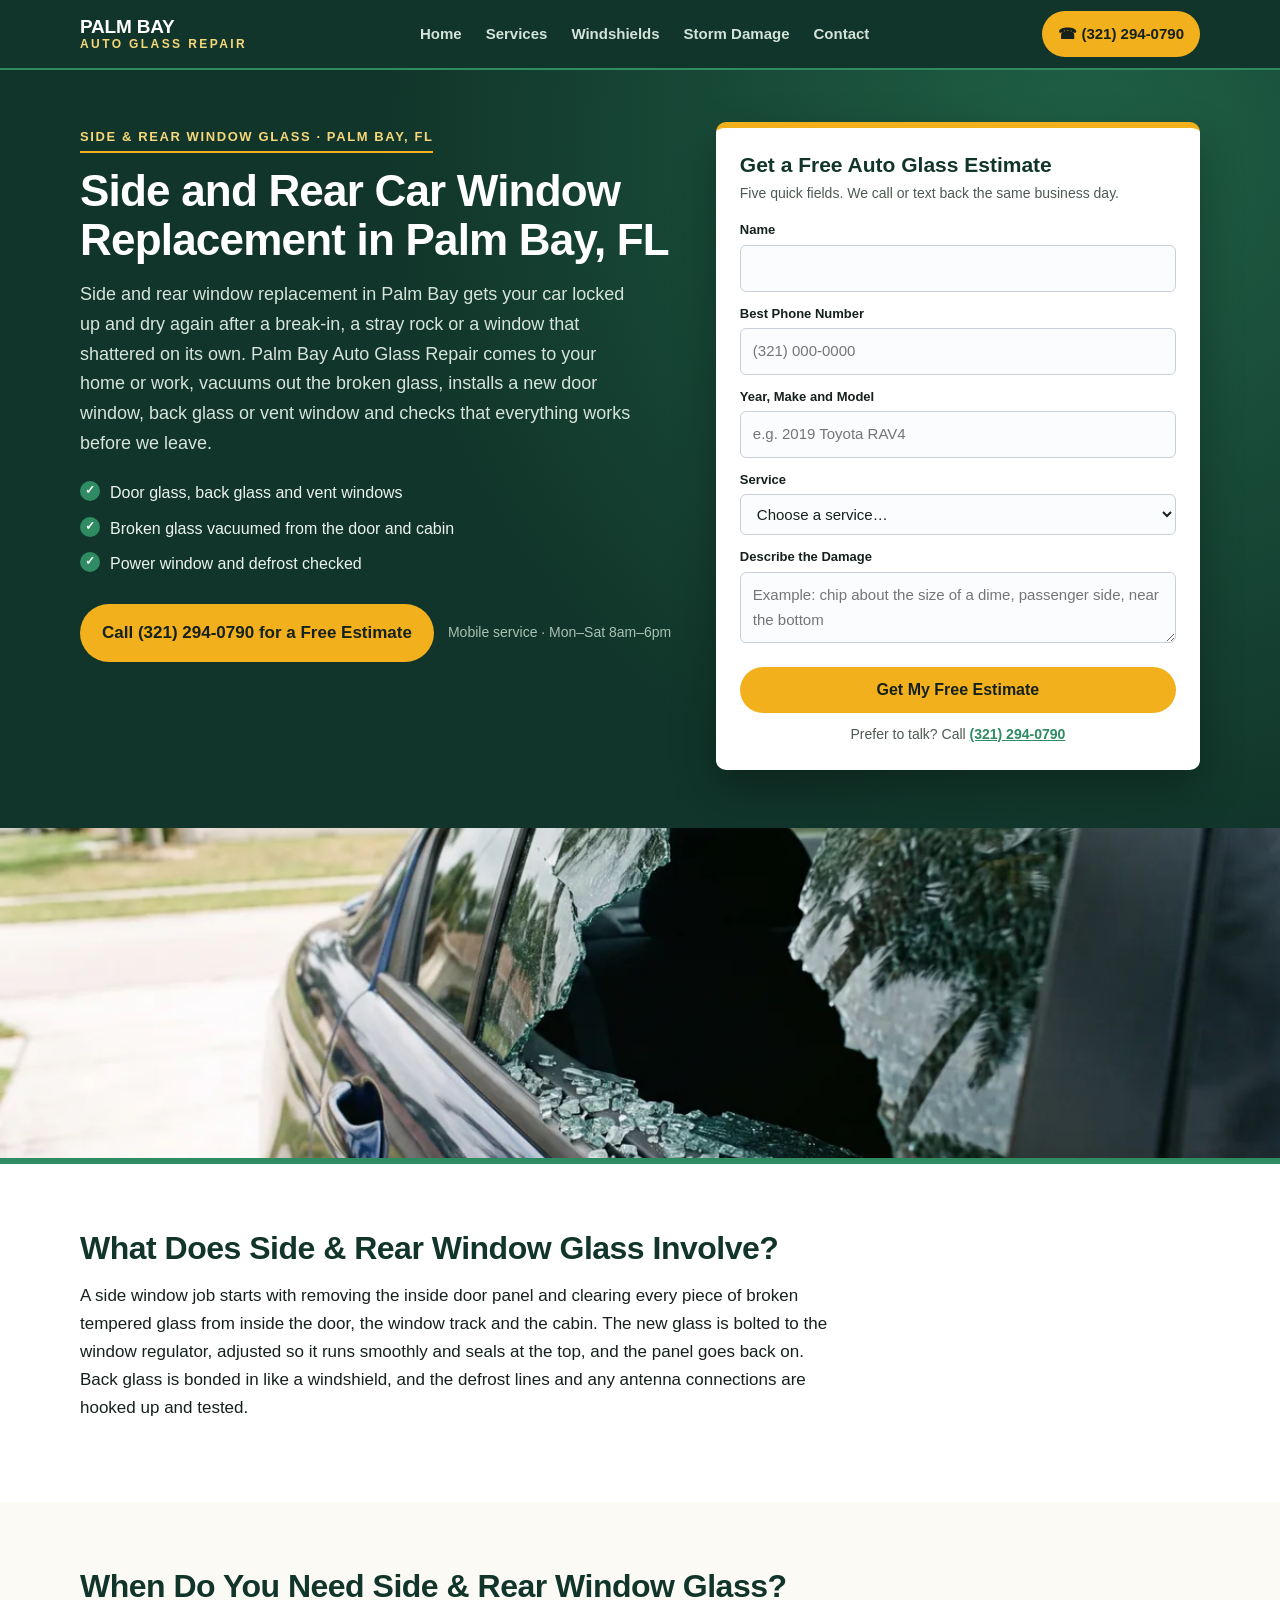
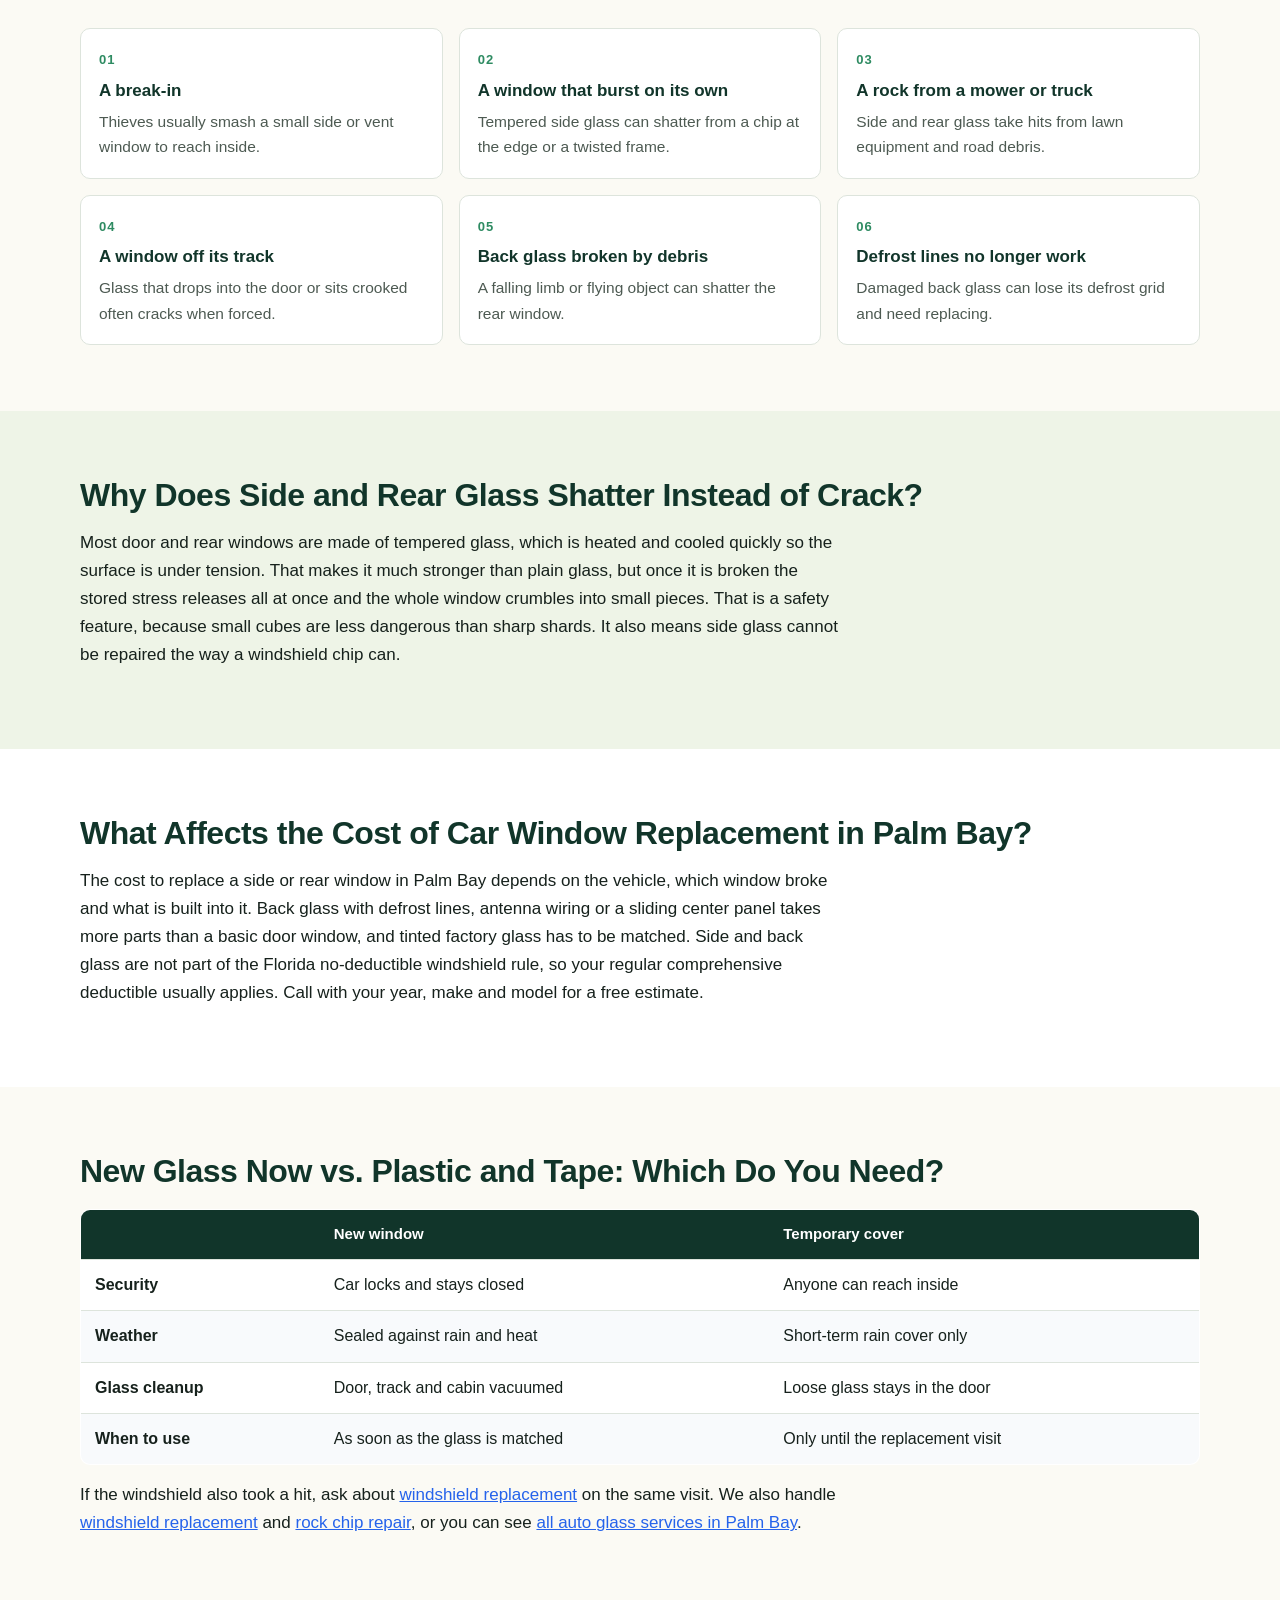
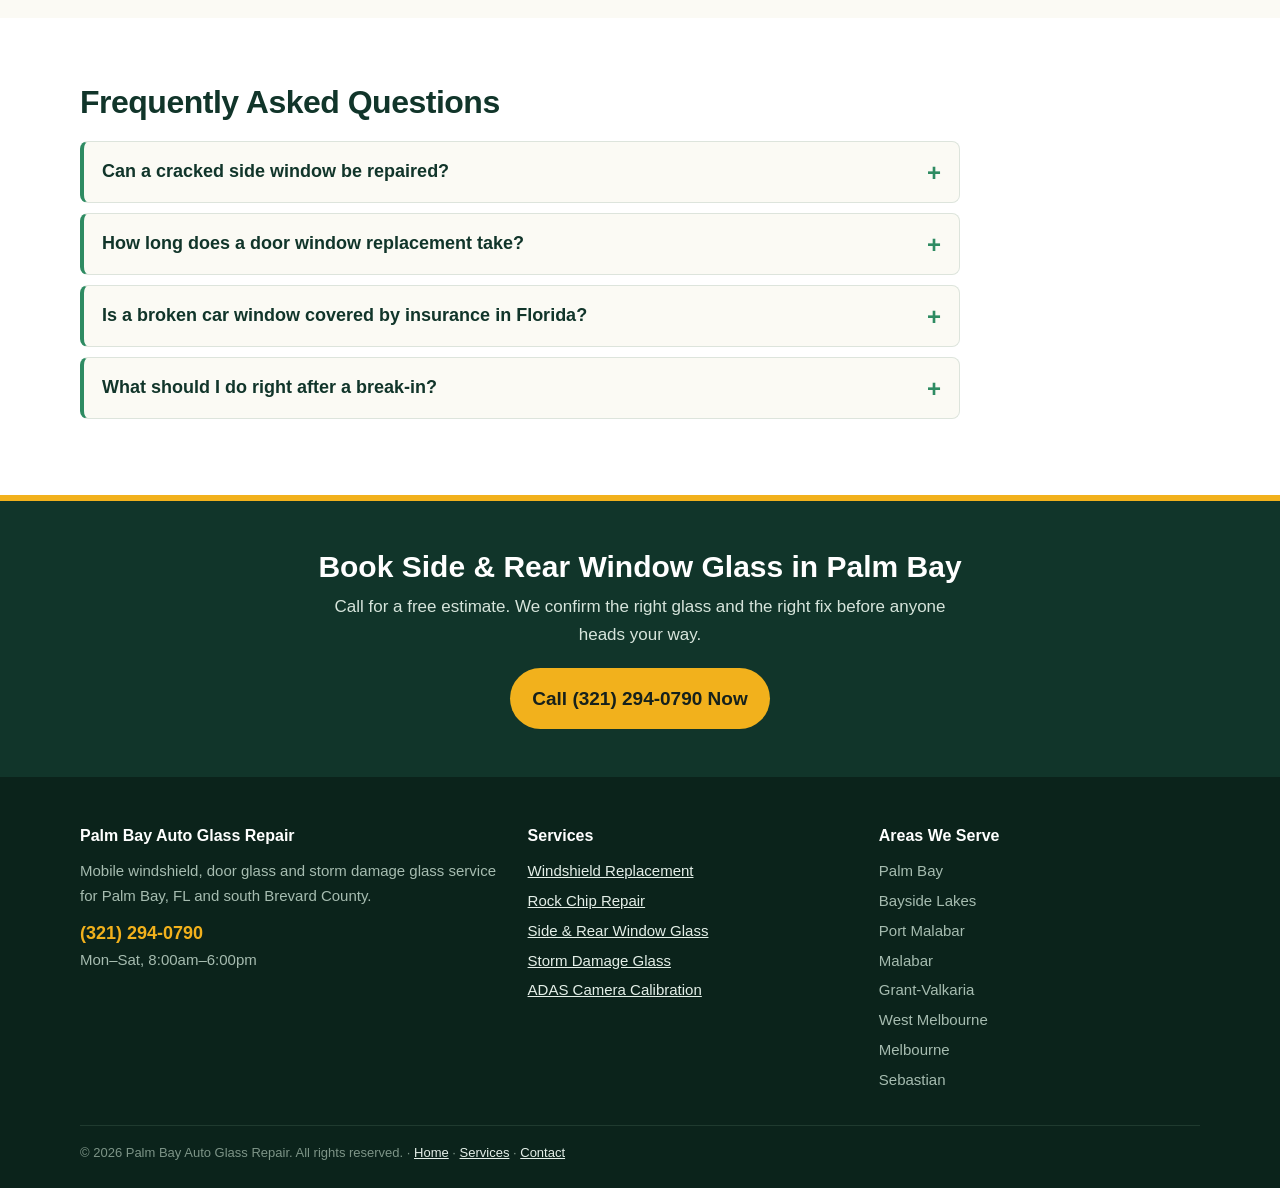
<file: side-rear-window-replacement-palm-bay.html>
<!DOCTYPE html>
<html lang="en">
<head>
<meta charset="utf-8">
<meta name="viewport" content="width=device-width, initial-scale=1">
<title>Car Window Replacement Palm Bay FL | Door &amp; Back Glass</title>
<meta name="description" content="Car door glass, back glass and vent window replacement in Palm Bay, FL. Broken glass cleaned out and new window installed at your home.">
<link rel="canonical" href="https://www.palmbayautoglassrepair.com/side-rear-window-replacement-palm-bay.html">
<meta property="og:title" content="Car Window Replacement Palm Bay FL | Door &amp; Back Glass">
<meta property="og:description" content="Car door glass, back glass and vent window replacement in Palm Bay, FL. Broken glass cleaned out and new window installed at your home.">
<meta property="og:type" content="website">
<meta property="og:url" content="https://www.palmbayautoglassrepair.com/side-rear-window-replacement-palm-bay.html">
<meta property="og:image" content="https://www.palmbayautoglassrepair.com/palm-bay-windshield-install-driveway.webp">
<link rel="stylesheet" href="styles.css">
<script type="application/ld+json">{
 "@context": "https://schema.org",
 "@type": "LocalBusiness",
 "name": "Palm Bay Auto Glass Repair",
 "telephone": "(321) 294-0790",
 "url": "https://www.palmbayautoglassrepair.com/",
 "image": "https://www.palmbayautoglassrepair.com/palm-bay-windshield-install-driveway.webp",
 "address": {
  "@type": "PostalAddress",
  "streetAddress": "6100 Minton Rd NW Suite 205",
  "addressLocality": "Palm Bay",
  "addressRegion": "FL",
  "postalCode": "32907",
  "addressCountry": "US"
 },
 "areaServed": [
  "Palm Bay, FL",
  "Bayside Lakes, FL",
  "Port Malabar, FL",
  "Malabar, FL",
  "Grant-Valkaria, FL",
  "West Melbourne, FL",
  "Melbourne, FL",
  "Sebastian, FL"
 ],
 "description": "Side & Rear Window Glass in Palm Bay, FL",
 "openingHours": "Mo-Sa 08:00-18:00"
}</script>
<script type="application/ld+json">{
 "@context": "https://schema.org",
 "@type": "Service",
 "serviceType": "Side & Rear Window Glass",
 "areaServed": "Palm Bay, FL",
 "provider": {
  "@type": "LocalBusiness",
  "name": "Palm Bay Auto Glass Repair",
  "telephone": "(321) 294-0790"
 }
}</script>
<script type="application/ld+json">{
 "@context": "https://schema.org",
 "@type": "FAQPage",
 "mainEntity": [
  {
   "@type": "Question",
   "name": "Can a cracked side window be repaired?",
   "acceptedAnswer": {
    "@type": "Answer",
    "text": "No. Side and rear windows are usually tempered glass, which cannot be filled with resin like a windshield chip. Once tempered glass is damaged it needs to be replaced, and it often shatters completely within days."
   }
  },
  {
   "@type": "Question",
   "name": "How long does a door window replacement take?",
   "acceptedAnswer": {
    "@type": "Answer",
    "text": "Most door glass replacements take about an hour, including cleanup. Back glass takes a little longer because it is bonded in place and the defrost lines need to be connected and tested."
   }
  },
  {
   "@type": "Question",
   "name": "Is a broken car window covered by insurance in Florida?",
   "acceptedAnswer": {
    "@type": "Answer",
    "text": "Comprehensive coverage usually pays for broken side and rear glass, including break-ins and storm damage. The Florida rule that waives the deductible applies only to windshields, so your regular deductible usually applies here."
   }
  },
  {
   "@type": "Question",
   "name": "What should I do right after a break-in?",
   "acceptedAnswer": {
    "@type": "Answer",
    "text": "File a police report if anything was taken, then tape heavy plastic over the opening and avoid sitting on the seats until the glass is cleaned out. Call us for the replacement, and keep the report number for your insurance claim."
   }
  }
 ]
}</script>
</head>
<body>
<!-- NAV -->
<header class="nav">
  <div class="wrap nav-in">
    <a class="brand" href="/">Palm Bay<span>Auto Glass Repair</span></a>
    <ul class="links">
      <li><a href="/">Home</a></li>
      <li><a href="services.html">Services</a></li>
      <li><a href="windshield-replacement-palm-bay.html">Windshields</a></li>
      <li><a href="storm-damage-auto-glass-palm-bay.html">Storm Damage</a></li>
      <li><a href="contact.html">Contact</a></li>
    </ul>
    <a class="nav-call" href="tel:+13212940790">&#9742; (321) 294-0790</a>
  </div>
</header>
<!-- HERO -->
<section class="hero">
  <div class="wrap hero-grid">
    <div>
      <span class="tag">Side &amp; Rear Window Glass &middot; Palm Bay, FL</span>
      <h1>Side and Rear Car Window Replacement in Palm Bay, FL</h1>
      <p class="lead">Side and rear window replacement in Palm Bay gets your car locked up and dry again after a break-in, a stray rock or a window that shattered on its own. Palm Bay Auto Glass Repair comes to your home or work, vacuums out the broken glass, installs a new door window, back glass or vent window and checks that everything works before we leave.</p>
      <ul class="hero-points"><li>Door glass, back glass and vent windows</li><li>Broken glass vacuumed from the door and cabin</li><li>Power window and defrost checked</li></ul>
      <div class="call-big">
        <a class="btn btn-sun" href="tel:+13212940790">Call (321) 294-0790 for a Free Estimate</a>
        <small>Mobile service &middot; Mon&ndash;Sat 8am&ndash;6pm</small>
      </div>
    </div>
    <div>
      <form class="quote" action="https://formspree.io/f/mwlvnzja" method="POST">
        <h2>Get a Free Auto Glass Estimate</h2>
        <p class="sub">Five quick fields. We call or text back the same business day.</p>
        <input type="hidden" name="_subject" value="New lead - Auto Glass Palm Bay (Side & Rear Window Glass)">
        <div class="field"><label for="q-name">Name</label><input id="q-name" name="name" type="text" autocomplete="name" required></div>
        <div class="field"><label for="q-phone">Best Phone Number</label><input id="q-phone" name="phone" type="tel" autocomplete="tel" placeholder="(321) 000-0000" required></div>
        <div class="field"><label for="q-vehicle">Year, Make and Model</label><input id="q-vehicle" name="vehicle" type="text" placeholder="e.g. 2019 Toyota RAV4"></div>
        <div class="field"><label for="q-service">Service</label><select id="q-service" name="service"><option value="">Choose a service&hellip;</option><option>Windshield Replacement</option><option>Rock Chip Repair</option><option>Side &amp; Rear Window Glass</option><option>Storm Damage Glass</option><option>ADAS Camera Calibration</option><option>Something else / not sure</option></select></div>
        <div class="field"><label for="q-details">Describe the Damage</label><textarea id="q-details" name="details" placeholder="Example: chip about the size of a dime, passenger side, near the bottom"></textarea></div>
        <input type="text" name="_gotcha" style="display:none" tabindex="-1" autocomplete="off">
        <button type="submit">Get My Free Estimate</button>
        <p class="alt">Prefer to talk? Call <a href="tel:+13212940790">(321) 294-0790</a></p>
      </form>
    </div>
  </div>
</section>
<div class="band short"><img src="shattered-car-door-window.webp" alt="Shattered car door window after a break-in in Palm Bay" width="1600" height="900"></div>

<section class="sec alt">
  <div class="wrap">
    <h2>What Does Side &amp; Rear Window Glass Involve?</h2>
    <p>A side window job starts with removing the inside door panel and clearing every piece of broken tempered glass from inside the door, the window track and the cabin. The new glass is bolted to the window regulator, adjusted so it runs smoothly and seals at the top, and the panel goes back on. Back glass is bonded in like a windshield, and the defrost lines and any antenna connections are hooked up and tested.</p>
  </div>
</section>

<section class="sec">
  <div class="wrap">
    <h2>When Do You Need Side &amp; Rear Window Glass?</h2>
    <div class="signs"><div class="sign"><strong>A break-in</strong><p>Thieves usually smash a small side or vent window to reach inside.</p></div><div class="sign"><strong>A window that burst on its own</strong><p>Tempered side glass can shatter from a chip at the edge or a twisted frame.</p></div><div class="sign"><strong>A rock from a mower or truck</strong><p>Side and rear glass take hits from lawn equipment and road debris.</p></div><div class="sign"><strong>A window off its track</strong><p>Glass that drops into the door or sits crooked often cracks when forced.</p></div><div class="sign"><strong>Back glass broken by debris</strong><p>A falling limb or flying object can shatter the rear window.</p></div><div class="sign"><strong>Defrost lines no longer work</strong><p>Damaged back glass can lose its defrost grid and need replacing.</p></div></div>
  </div>
</section>

<section class="sec coq">
  <div class="wrap">
    <h2>Why Does Side and Rear Glass Shatter Instead of Crack?</h2>
    <p>Most door and rear windows are made of tempered glass, which is heated and cooled quickly so the surface is under tension. That makes it much stronger than plain glass, but once it is broken the stored stress releases all at once and the whole window crumbles into small pieces. That is a safety feature, because small cubes are less dangerous than sharp shards. It also means side glass cannot be repaired the way a windshield chip can.</p>
  </div>
</section>

<section class="sec alt">
  <div class="wrap">
    <h2>What Affects the Cost of Car Window Replacement in Palm Bay?</h2>
    <p>The cost to replace a side or rear window in Palm Bay depends on the vehicle, which window broke and what is built into it. Back glass with defrost lines, antenna wiring or a sliding center panel takes more parts than a basic door window, and tinted factory glass has to be matched. Side and back glass are not part of the Florida no-deductible windshield rule, so your regular comprehensive deductible usually applies. Call with your year, make and model for a free estimate.</p>
  </div>
</section>

<section class="sec">
  <div class="wrap">
    <h2>New Glass Now vs. Plastic and Tape: Which Do You Need?</h2>
    <table class="cmp"><thead><tr><th></th><th>New window</th><th>Temporary cover</th></tr></thead><tbody><tr><td><strong>Security</strong></td><td>Car locks and stays closed</td><td>Anyone can reach inside</td></tr><tr><td><strong>Weather</strong></td><td>Sealed against rain and heat</td><td>Short-term rain cover only</td></tr><tr><td><strong>Glass cleanup</strong></td><td>Door, track and cabin vacuumed</td><td>Loose glass stays in the door</td></tr><tr><td><strong>When to use</strong></td><td>As soon as the glass is matched</td><td>Only until the replacement visit</td></tr></tbody></table>
    <p style="margin-top:16px;">If the windshield also took a hit, ask about <a class="body-link" href="windshield-replacement-palm-bay.html" style="color: #2563eb; text-decoration: underline;">windshield replacement</a> on the same visit. We also handle <a class="body-link" href="windshield-replacement-palm-bay.html" style="color: #2563eb; text-decoration: underline;">windshield replacement</a> and <a class="body-link" href="rock-chip-repair-palm-bay.html" style="color: #2563eb; text-decoration: underline;">rock chip repair</a>, or you can see <a class="body-link" href="services.html" style="color: #2563eb; text-decoration: underline;">all auto glass services in Palm Bay</a>.</p>
  </div>
</section>

<section class="sec alt">
  <div class="wrap">
    <h2>Frequently Asked Questions</h2>
    <div class="faq"><details><summary><h3>Can a cracked side window be repaired?</h3></summary><div class="ans"><p>No. Side and rear windows are usually tempered glass, which cannot be filled with resin like a windshield chip. Once tempered glass is damaged it needs to be replaced, and it often shatters completely within days.</p></div></details><details><summary><h3>How long does a door window replacement take?</h3></summary><div class="ans"><p>Most door glass replacements take about an hour, including cleanup. Back glass takes a little longer because it is bonded in place and the defrost lines need to be connected and tested.</p></div></details><details><summary><h3>Is a broken car window covered by insurance in Florida?</h3></summary><div class="ans"><p>Comprehensive coverage usually pays for broken side and rear glass, including break-ins and storm damage. The Florida rule that waives the deductible applies only to windshields, so your regular deductible usually applies here.</p></div></details><details><summary><h3>What should I do right after a break-in?</h3></summary><div class="ans"><p>File a police report if anything was taken, then tape heavy plastic over the opening and avoid sitting on the seats until the glass is cleaned out. Call us for the replacement, and keep the report number for your insurance claim.</p></div></details></div>
  </div>
</section>
<!-- CTA -->
<section class="cta">
  <div class="wrap">
    <h2>Book Side &amp; Rear Window Glass in Palm Bay</h2>
    <p>Call for a free estimate. We confirm the right glass and the right fix before anyone heads your way.</p>
    <a class="btn btn-pine" href="tel:+13212940790">Call (321) 294-0790 Now</a>
  </div>
</section>
<!-- FOOTER -->
<footer class="foot">
  <div class="wrap">
    <div class="foot-grid">
      <div>
        <h4>Palm Bay Auto Glass Repair</h4>
        <p>Mobile windshield, door glass and storm damage glass service for Palm Bay, FL and south Brevard County.</p>
        <p style="margin-top:10px;"><a class="tel" href="tel:+13212940790">(321) 294-0790</a></p>
        <p>Mon&ndash;Sat, 8:00am&ndash;6:00pm</p>
      </div>
      <div>
        <h4>Services</h4>
        <ul><li><a href="windshield-replacement-palm-bay.html">Windshield Replacement</a></li><li><a href="rock-chip-repair-palm-bay.html">Rock Chip Repair</a></li><li><a href="side-rear-window-replacement-palm-bay.html">Side &amp; Rear Window Glass</a></li><li><a href="storm-damage-auto-glass-palm-bay.html">Storm Damage Glass</a></li><li><a href="adas-calibration-palm-bay.html">ADAS Camera Calibration</a></li></ul>
      </div>
      <div>
        <h4>Areas We Serve</h4>
        <ul><li>Palm Bay</li><li>Bayside Lakes</li><li>Port Malabar</li><li>Malabar</li><li>Grant-Valkaria</li><li>West Melbourne</li><li>Melbourne</li><li>Sebastian</li></ul>
      </div>
    </div>
    <p class="copy">&copy; 2026 Palm Bay Auto Glass Repair. All rights reserved. &middot; <a href="/">Home</a> &middot; <a href="services.html">Services</a> &middot; <a href="contact.html">Contact</a></p>
  </div>
</footer>
</body>
</html>
</file>
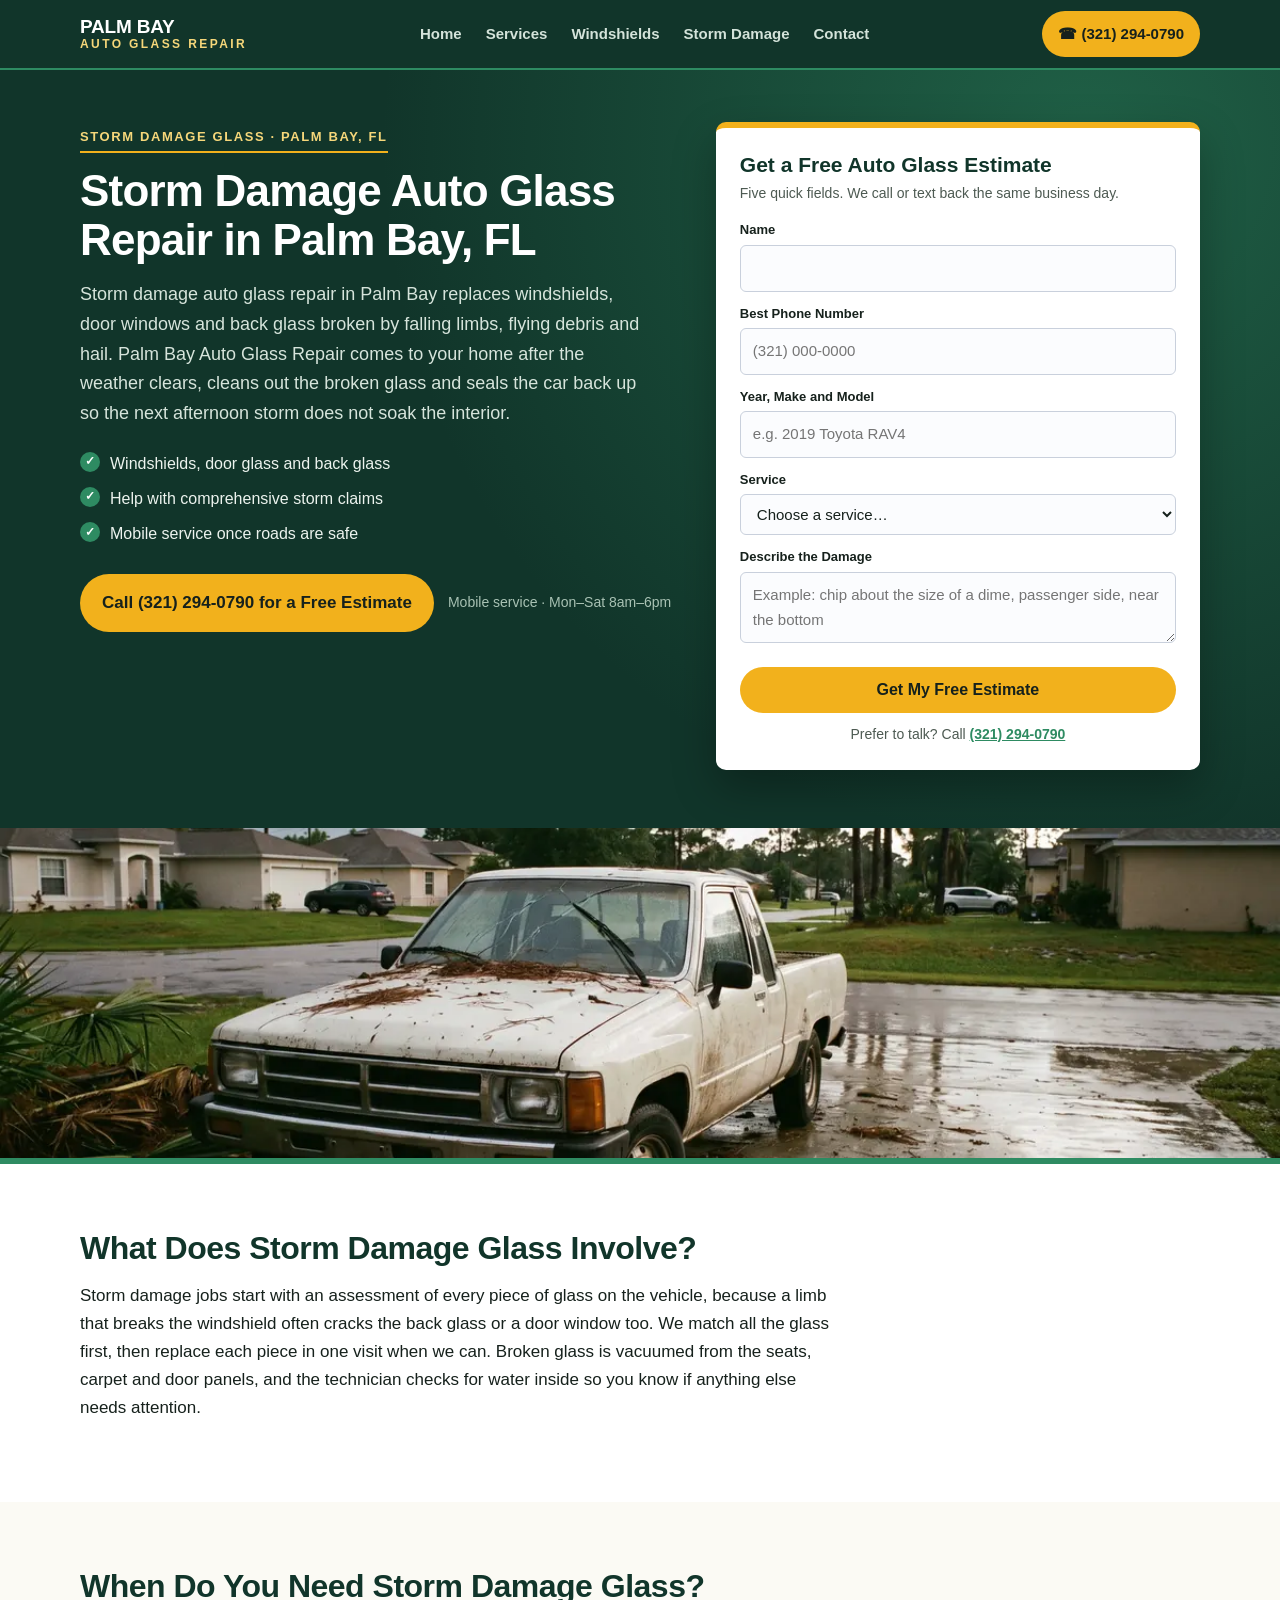
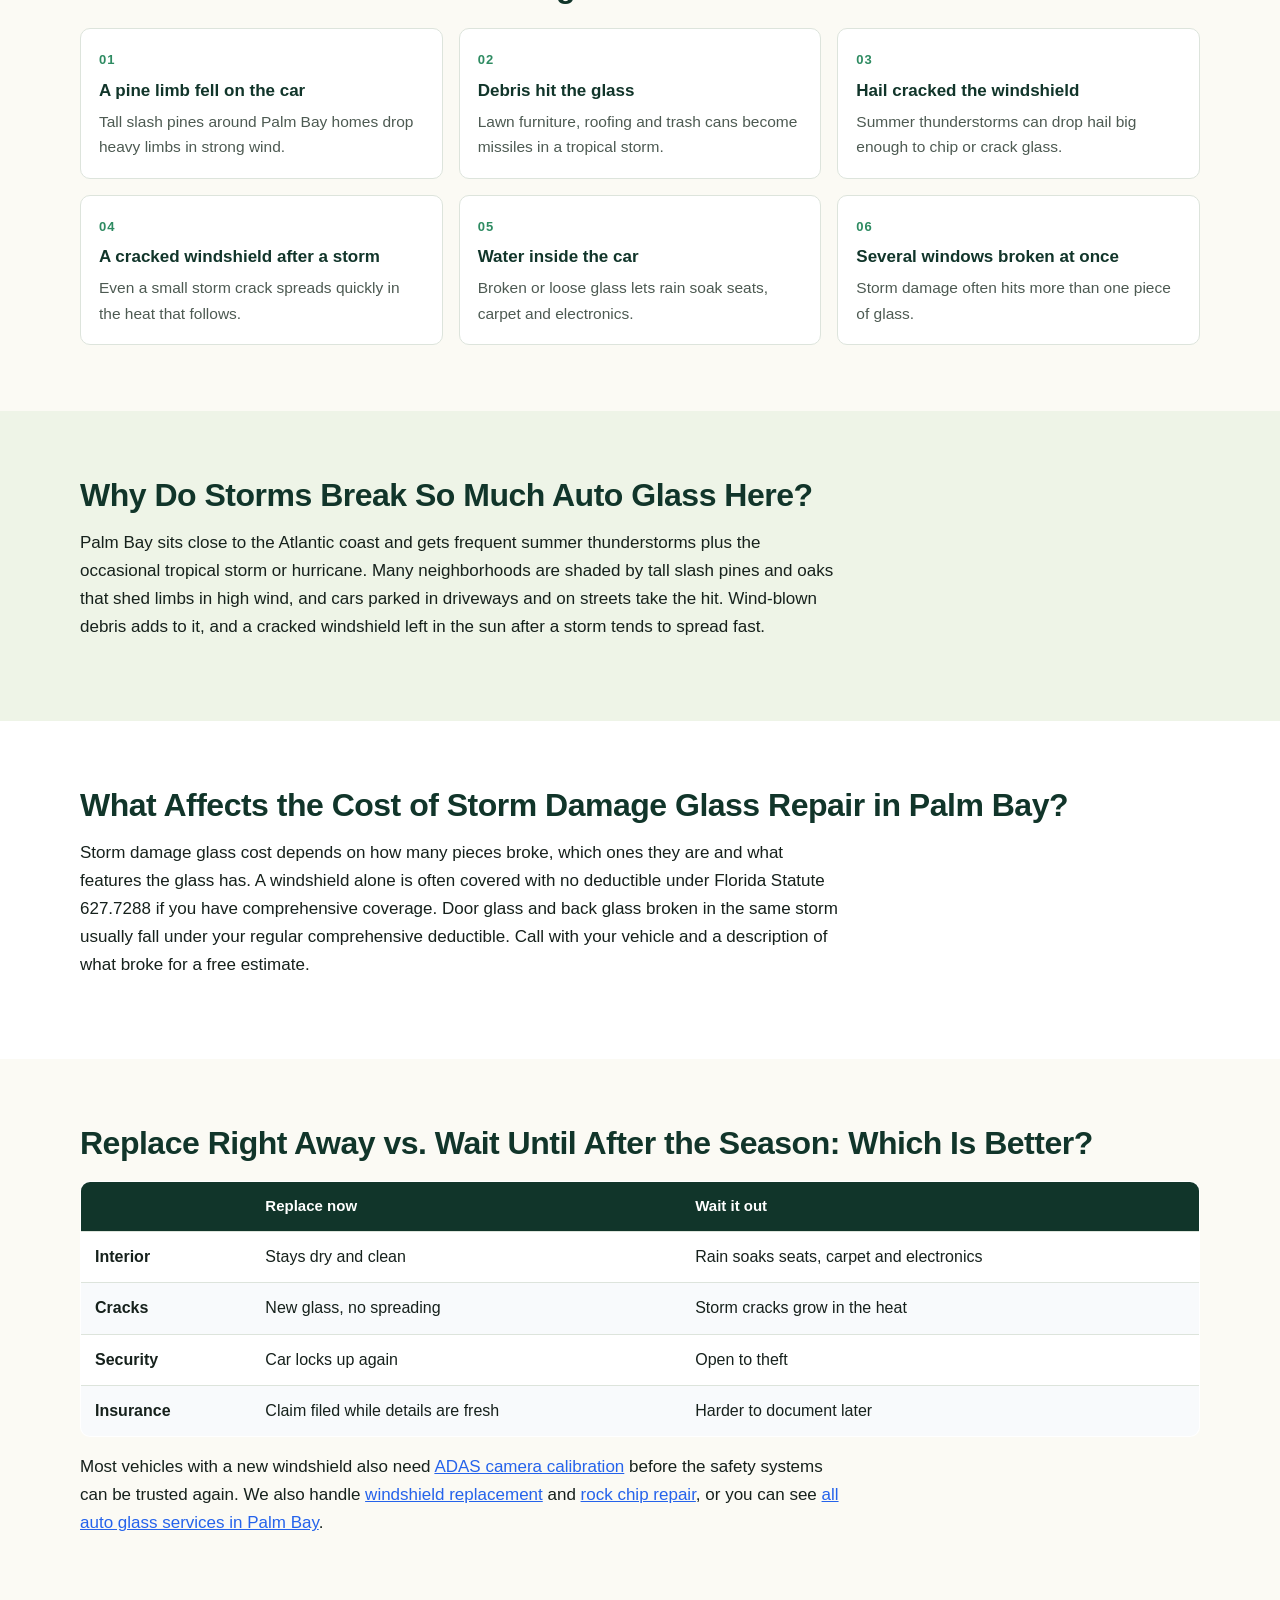
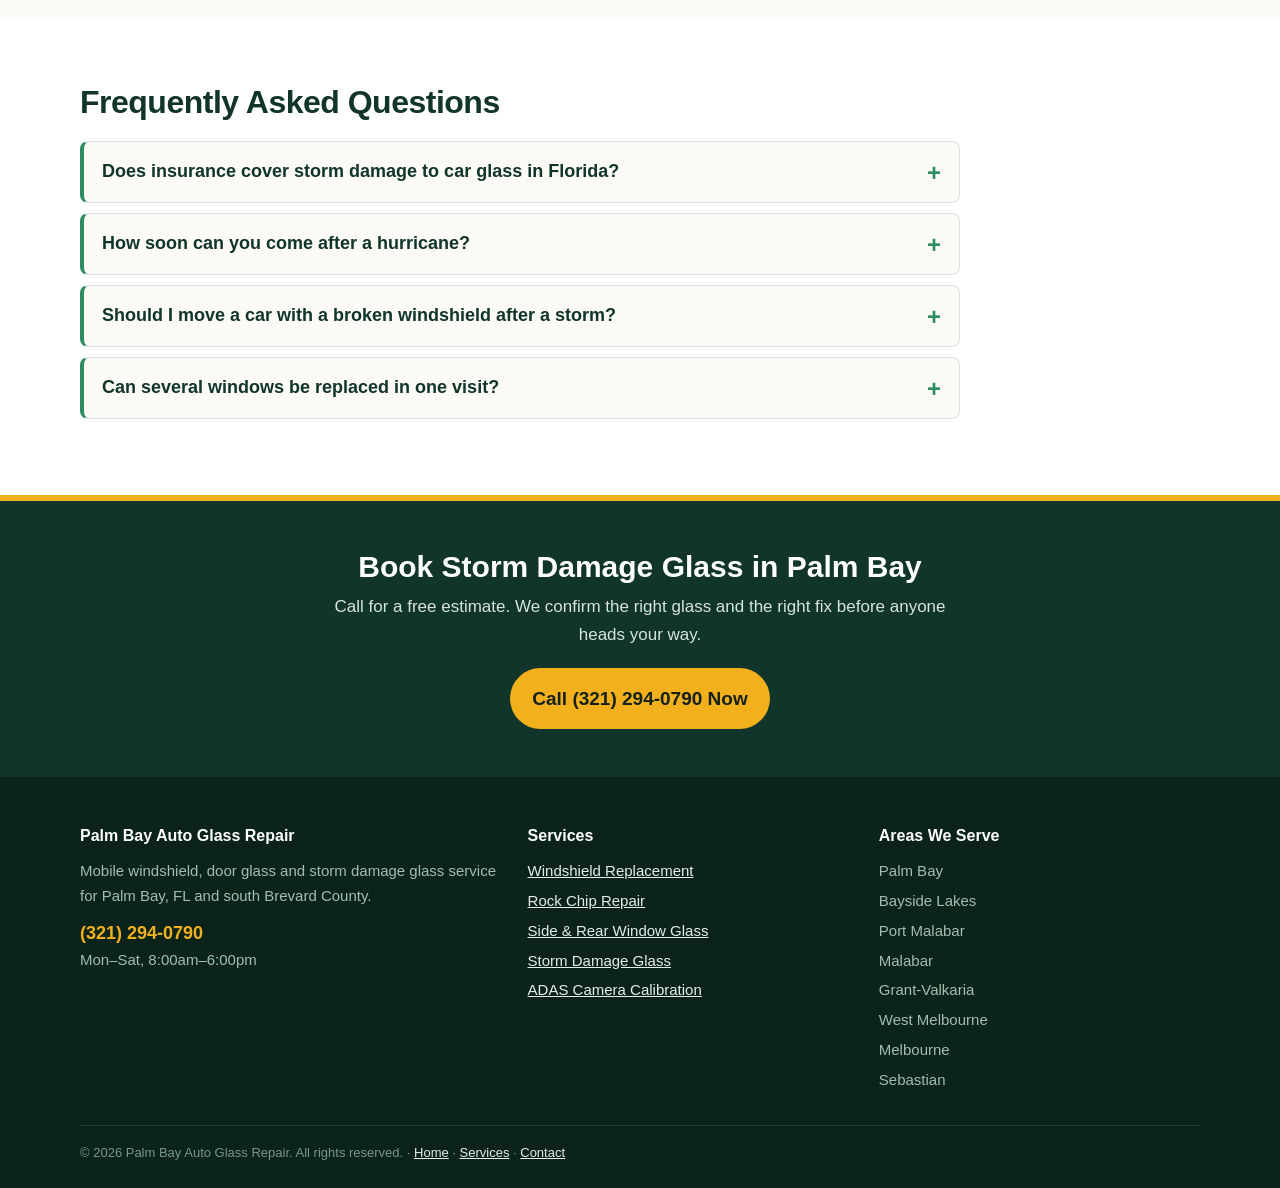
<file: storm-damage-auto-glass-palm-bay.html>
<!DOCTYPE html>
<html lang="en">
<head>
<meta charset="utf-8">
<meta name="viewport" content="width=device-width, initial-scale=1">
<title>Storm Damage Auto Glass Palm Bay FL | Hurricane Glass</title>
<meta name="description" content="Storm and hurricane damage auto glass in Palm Bay, FL. Windshields, door glass and back glass replaced after falling limbs and debris. Free estimates.">
<link rel="canonical" href="https://www.palmbayautoglassrepair.com/storm-damage-auto-glass-palm-bay.html">
<meta property="og:title" content="Storm Damage Auto Glass Palm Bay FL | Hurricane Glass">
<meta property="og:description" content="Storm and hurricane damage auto glass in Palm Bay, FL. Windshields, door glass and back glass replaced after falling limbs and debris. Free estimates.">
<meta property="og:type" content="website">
<meta property="og:url" content="https://www.palmbayautoglassrepair.com/storm-damage-auto-glass-palm-bay.html">
<meta property="og:image" content="https://www.palmbayautoglassrepair.com/palm-bay-windshield-install-driveway.webp">
<link rel="stylesheet" href="styles.css">
<script type="application/ld+json">{
 "@context": "https://schema.org",
 "@type": "LocalBusiness",
 "name": "Palm Bay Auto Glass Repair",
 "telephone": "(321) 294-0790",
 "url": "https://www.palmbayautoglassrepair.com/",
 "image": "https://www.palmbayautoglassrepair.com/palm-bay-windshield-install-driveway.webp",
 "address": {
  "@type": "PostalAddress",
  "streetAddress": "6100 Minton Rd NW Suite 205",
  "addressLocality": "Palm Bay",
  "addressRegion": "FL",
  "postalCode": "32907",
  "addressCountry": "US"
 },
 "areaServed": [
  "Palm Bay, FL",
  "Bayside Lakes, FL",
  "Port Malabar, FL",
  "Malabar, FL",
  "Grant-Valkaria, FL",
  "West Melbourne, FL",
  "Melbourne, FL",
  "Sebastian, FL"
 ],
 "description": "Storm Damage Glass in Palm Bay, FL",
 "openingHours": "Mo-Sa 08:00-18:00"
}</script>
<script type="application/ld+json">{
 "@context": "https://schema.org",
 "@type": "Service",
 "serviceType": "Storm Damage Glass",
 "areaServed": "Palm Bay, FL",
 "provider": {
  "@type": "LocalBusiness",
  "name": "Palm Bay Auto Glass Repair",
  "telephone": "(321) 294-0790"
 }
}</script>
<script type="application/ld+json">{
 "@context": "https://schema.org",
 "@type": "FAQPage",
 "mainEntity": [
  {
   "@type": "Question",
   "name": "Does insurance cover storm damage to car glass in Florida?",
   "acceptedAnswer": {
    "@type": "Answer",
    "text": "Comprehensive coverage usually pays for glass broken by falling limbs, debris and hail. A windshield often has no deductible under Florida law, while side and back glass usually fall under your regular deductible. We can help you start the claim."
   }
  },
  {
   "@type": "Question",
   "name": "How soon can you come after a hurricane?",
   "acceptedAnswer": {
    "@type": "Answer",
    "text": "We schedule visits as soon as roads are safe and the weather has cleared. After a major storm, calls stack up quickly, so reach out early and cover the opening with plastic in the meantime."
   }
  },
  {
   "@type": "Question",
   "name": "Should I move a car with a broken windshield after a storm?",
   "acceptedAnswer": {
    "@type": "Answer",
    "text": "Only if the driver can see clearly and the glass is not caved in. A windshield that is pushed in or badly cracked across the driver\u2019s view is not safe to drive, so let us come to the car instead."
   }
  },
  {
   "@type": "Question",
   "name": "Can several windows be replaced in one visit?",
   "acceptedAnswer": {
    "@type": "Answer",
    "text": "Usually, yes. Once we know which glass is broken, we order every piece and replace them in the same visit when possible, so the car is not left half-fixed between appointments."
   }
  }
 ]
}</script>
</head>
<body>
<!-- NAV -->
<header class="nav">
  <div class="wrap nav-in">
    <a class="brand" href="/">Palm Bay<span>Auto Glass Repair</span></a>
    <ul class="links">
      <li><a href="/">Home</a></li>
      <li><a href="services.html">Services</a></li>
      <li><a href="windshield-replacement-palm-bay.html">Windshields</a></li>
      <li><a href="storm-damage-auto-glass-palm-bay.html">Storm Damage</a></li>
      <li><a href="contact.html">Contact</a></li>
    </ul>
    <a class="nav-call" href="tel:+13212940790">&#9742; (321) 294-0790</a>
  </div>
</header>
<!-- HERO -->
<section class="hero">
  <div class="wrap hero-grid">
    <div>
      <span class="tag">Storm Damage Glass &middot; Palm Bay, FL</span>
      <h1>Storm Damage Auto Glass Repair in Palm Bay, FL</h1>
      <p class="lead">Storm damage auto glass repair in Palm Bay replaces windshields, door windows and back glass broken by falling limbs, flying debris and hail. Palm Bay Auto Glass Repair comes to your home after the weather clears, cleans out the broken glass and seals the car back up so the next afternoon storm does not soak the interior.</p>
      <ul class="hero-points"><li>Windshields, door glass and back glass</li><li>Help with comprehensive storm claims</li><li>Mobile service once roads are safe</li></ul>
      <div class="call-big">
        <a class="btn btn-sun" href="tel:+13212940790">Call (321) 294-0790 for a Free Estimate</a>
        <small>Mobile service &middot; Mon&ndash;Sat 8am&ndash;6pm</small>
      </div>
    </div>
    <div>
      <form class="quote" action="https://formspree.io/f/mwlvnzja" method="POST">
        <h2>Get a Free Auto Glass Estimate</h2>
        <p class="sub">Five quick fields. We call or text back the same business day.</p>
        <input type="hidden" name="_subject" value="New lead - Auto Glass Palm Bay (Storm Damage Glass)">
        <div class="field"><label for="q-name">Name</label><input id="q-name" name="name" type="text" autocomplete="name" required></div>
        <div class="field"><label for="q-phone">Best Phone Number</label><input id="q-phone" name="phone" type="tel" autocomplete="tel" placeholder="(321) 000-0000" required></div>
        <div class="field"><label for="q-vehicle">Year, Make and Model</label><input id="q-vehicle" name="vehicle" type="text" placeholder="e.g. 2019 Toyota RAV4"></div>
        <div class="field"><label for="q-service">Service</label><select id="q-service" name="service"><option value="">Choose a service&hellip;</option><option>Windshield Replacement</option><option>Rock Chip Repair</option><option>Side &amp; Rear Window Glass</option><option>Storm Damage Glass</option><option>ADAS Camera Calibration</option><option>Something else / not sure</option></select></div>
        <div class="field"><label for="q-details">Describe the Damage</label><textarea id="q-details" name="details" placeholder="Example: chip about the size of a dime, passenger side, near the bottom"></textarea></div>
        <input type="text" name="_gotcha" style="display:none" tabindex="-1" autocomplete="off">
        <button type="submit">Get My Free Estimate</button>
        <p class="alt">Prefer to talk? Call <a href="tel:+13212940790">(321) 294-0790</a></p>
      </form>
    </div>
  </div>
</section>
<div class="band short"><img src="storm-cracked-windshield-pickup.webp" alt="Pickup truck with a storm-cracked windshield in a Palm Bay driveway" width="1600" height="900"></div>

<section class="sec alt">
  <div class="wrap">
    <h2>What Does Storm Damage Glass Involve?</h2>
    <p>Storm damage jobs start with an assessment of every piece of glass on the vehicle, because a limb that breaks the windshield often cracks the back glass or a door window too. We match all the glass first, then replace each piece in one visit when we can. Broken glass is vacuumed from the seats, carpet and door panels, and the technician checks for water inside so you know if anything else needs attention.</p>
  </div>
</section>

<section class="sec">
  <div class="wrap">
    <h2>When Do You Need Storm Damage Glass?</h2>
    <div class="signs"><div class="sign"><strong>A pine limb fell on the car</strong><p>Tall slash pines around Palm Bay homes drop heavy limbs in strong wind.</p></div><div class="sign"><strong>Debris hit the glass</strong><p>Lawn furniture, roofing and trash cans become missiles in a tropical storm.</p></div><div class="sign"><strong>Hail cracked the windshield</strong><p>Summer thunderstorms can drop hail big enough to chip or crack glass.</p></div><div class="sign"><strong>A cracked windshield after a storm</strong><p>Even a small storm crack spreads quickly in the heat that follows.</p></div><div class="sign"><strong>Water inside the car</strong><p>Broken or loose glass lets rain soak seats, carpet and electronics.</p></div><div class="sign"><strong>Several windows broken at once</strong><p>Storm damage often hits more than one piece of glass.</p></div></div>
  </div>
</section>

<section class="sec coq">
  <div class="wrap">
    <h2>Why Do Storms Break So Much Auto Glass Here?</h2>
    <p>Palm Bay sits close to the Atlantic coast and gets frequent summer thunderstorms plus the occasional tropical storm or hurricane. Many neighborhoods are shaded by tall slash pines and oaks that shed limbs in high wind, and cars parked in driveways and on streets take the hit. Wind-blown debris adds to it, and a cracked windshield left in the sun after a storm tends to spread fast.</p>
  </div>
</section>

<section class="sec alt">
  <div class="wrap">
    <h2>What Affects the Cost of Storm Damage Glass Repair in Palm Bay?</h2>
    <p>Storm damage glass cost depends on how many pieces broke, which ones they are and what features the glass has. A windshield alone is often covered with no deductible under Florida Statute 627.7288 if you have comprehensive coverage. Door glass and back glass broken in the same storm usually fall under your regular comprehensive deductible. Call with your vehicle and a description of what broke for a free estimate.</p>
  </div>
</section>

<section class="sec">
  <div class="wrap">
    <h2>Replace Right Away vs. Wait Until After the Season: Which Is Better?</h2>
    <table class="cmp"><thead><tr><th></th><th>Replace now</th><th>Wait it out</th></tr></thead><tbody><tr><td><strong>Interior</strong></td><td>Stays dry and clean</td><td>Rain soaks seats, carpet and electronics</td></tr><tr><td><strong>Cracks</strong></td><td>New glass, no spreading</td><td>Storm cracks grow in the heat</td></tr><tr><td><strong>Security</strong></td><td>Car locks up again</td><td>Open to theft</td></tr><tr><td><strong>Insurance</strong></td><td>Claim filed while details are fresh</td><td>Harder to document later</td></tr></tbody></table>
    <p style="margin-top:16px;">Most vehicles with a new windshield also need <a class="body-link" href="adas-calibration-palm-bay.html" style="color: #2563eb; text-decoration: underline;">ADAS camera calibration</a> before the safety systems can be trusted again. We also handle <a class="body-link" href="windshield-replacement-palm-bay.html" style="color: #2563eb; text-decoration: underline;">windshield replacement</a> and <a class="body-link" href="rock-chip-repair-palm-bay.html" style="color: #2563eb; text-decoration: underline;">rock chip repair</a>, or you can see <a class="body-link" href="services.html" style="color: #2563eb; text-decoration: underline;">all auto glass services in Palm Bay</a>.</p>
  </div>
</section>

<section class="sec alt">
  <div class="wrap">
    <h2>Frequently Asked Questions</h2>
    <div class="faq"><details><summary><h3>Does insurance cover storm damage to car glass in Florida?</h3></summary><div class="ans"><p>Comprehensive coverage usually pays for glass broken by falling limbs, debris and hail. A windshield often has no deductible under Florida law, while side and back glass usually fall under your regular deductible. We can help you start the claim.</p></div></details><details><summary><h3>How soon can you come after a hurricane?</h3></summary><div class="ans"><p>We schedule visits as soon as roads are safe and the weather has cleared. After a major storm, calls stack up quickly, so reach out early and cover the opening with plastic in the meantime.</p></div></details><details><summary><h3>Should I move a car with a broken windshield after a storm?</h3></summary><div class="ans"><p>Only if the driver can see clearly and the glass is not caved in. A windshield that is pushed in or badly cracked across the driver&rsquo;s view is not safe to drive, so let us come to the car instead.</p></div></details><details><summary><h3>Can several windows be replaced in one visit?</h3></summary><div class="ans"><p>Usually, yes. Once we know which glass is broken, we order every piece and replace them in the same visit when possible, so the car is not left half-fixed between appointments.</p></div></details></div>
  </div>
</section>
<!-- CTA -->
<section class="cta">
  <div class="wrap">
    <h2>Book Storm Damage Glass in Palm Bay</h2>
    <p>Call for a free estimate. We confirm the right glass and the right fix before anyone heads your way.</p>
    <a class="btn btn-pine" href="tel:+13212940790">Call (321) 294-0790 Now</a>
  </div>
</section>
<!-- FOOTER -->
<footer class="foot">
  <div class="wrap">
    <div class="foot-grid">
      <div>
        <h4>Palm Bay Auto Glass Repair</h4>
        <p>Mobile windshield, door glass and storm damage glass service for Palm Bay, FL and south Brevard County.</p>
        <p style="margin-top:10px;"><a class="tel" href="tel:+13212940790">(321) 294-0790</a></p>
        <p>Mon&ndash;Sat, 8:00am&ndash;6:00pm</p>
      </div>
      <div>
        <h4>Services</h4>
        <ul><li><a href="windshield-replacement-palm-bay.html">Windshield Replacement</a></li><li><a href="rock-chip-repair-palm-bay.html">Rock Chip Repair</a></li><li><a href="side-rear-window-replacement-palm-bay.html">Side &amp; Rear Window Glass</a></li><li><a href="storm-damage-auto-glass-palm-bay.html">Storm Damage Glass</a></li><li><a href="adas-calibration-palm-bay.html">ADAS Camera Calibration</a></li></ul>
      </div>
      <div>
        <h4>Areas We Serve</h4>
        <ul><li>Palm Bay</li><li>Bayside Lakes</li><li>Port Malabar</li><li>Malabar</li><li>Grant-Valkaria</li><li>West Melbourne</li><li>Melbourne</li><li>Sebastian</li></ul>
      </div>
    </div>
    <p class="copy">&copy; 2026 Palm Bay Auto Glass Repair. All rights reserved. &middot; <a href="/">Home</a> &middot; <a href="services.html">Services</a> &middot; <a href="contact.html">Contact</a></p>
  </div>
</footer>
</body>
</html>
</file>
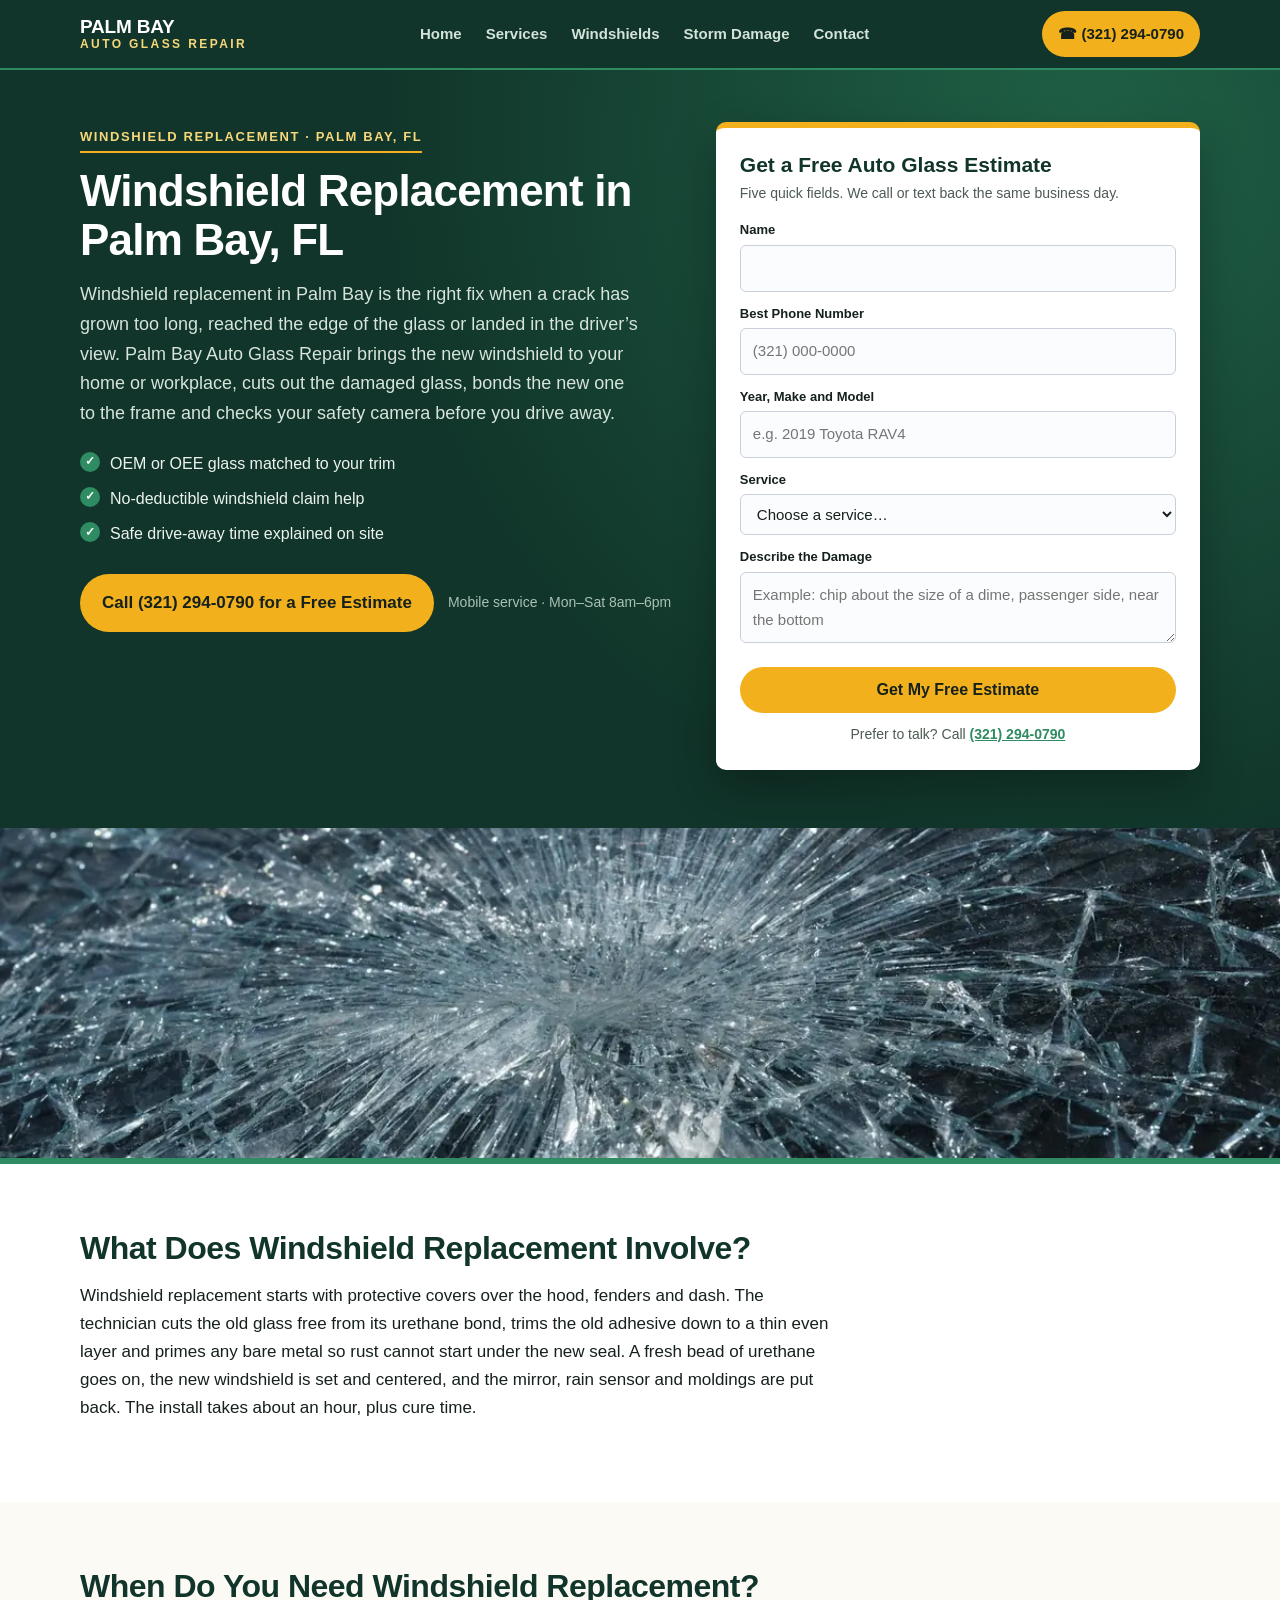
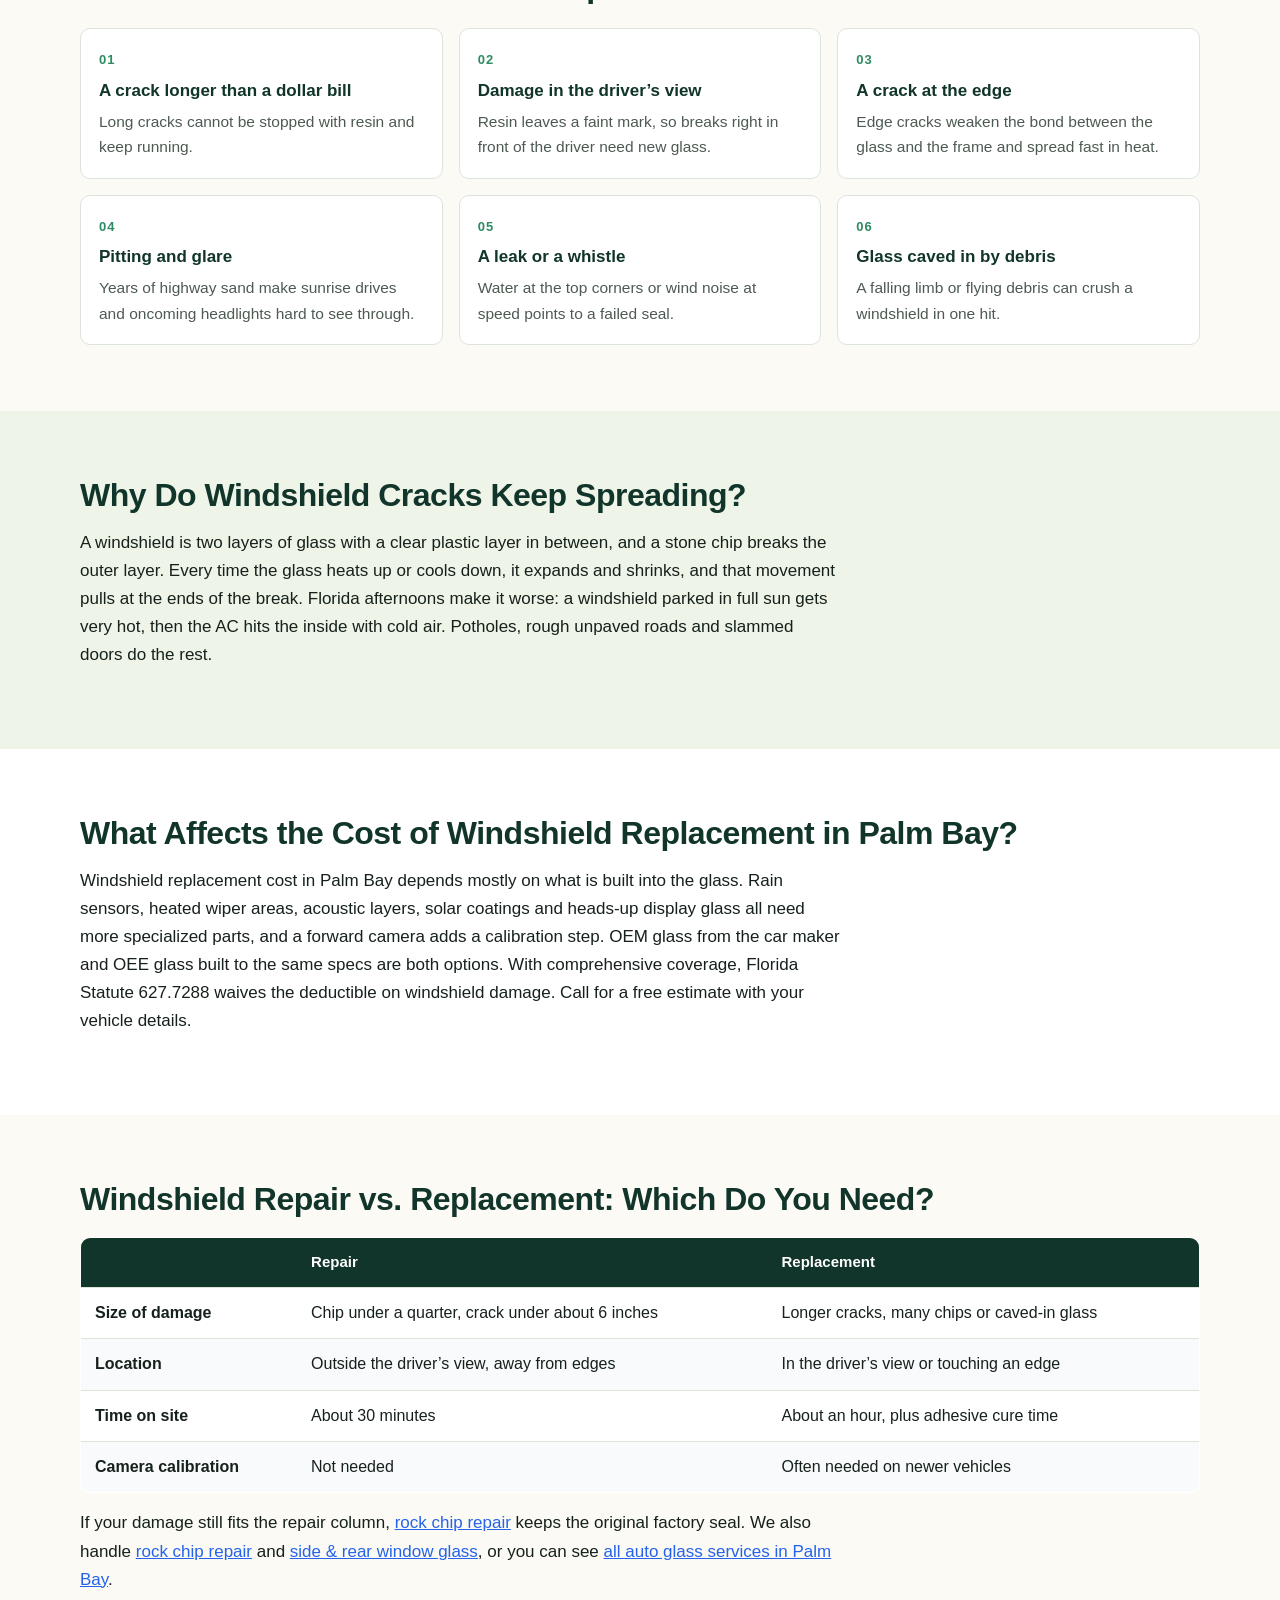
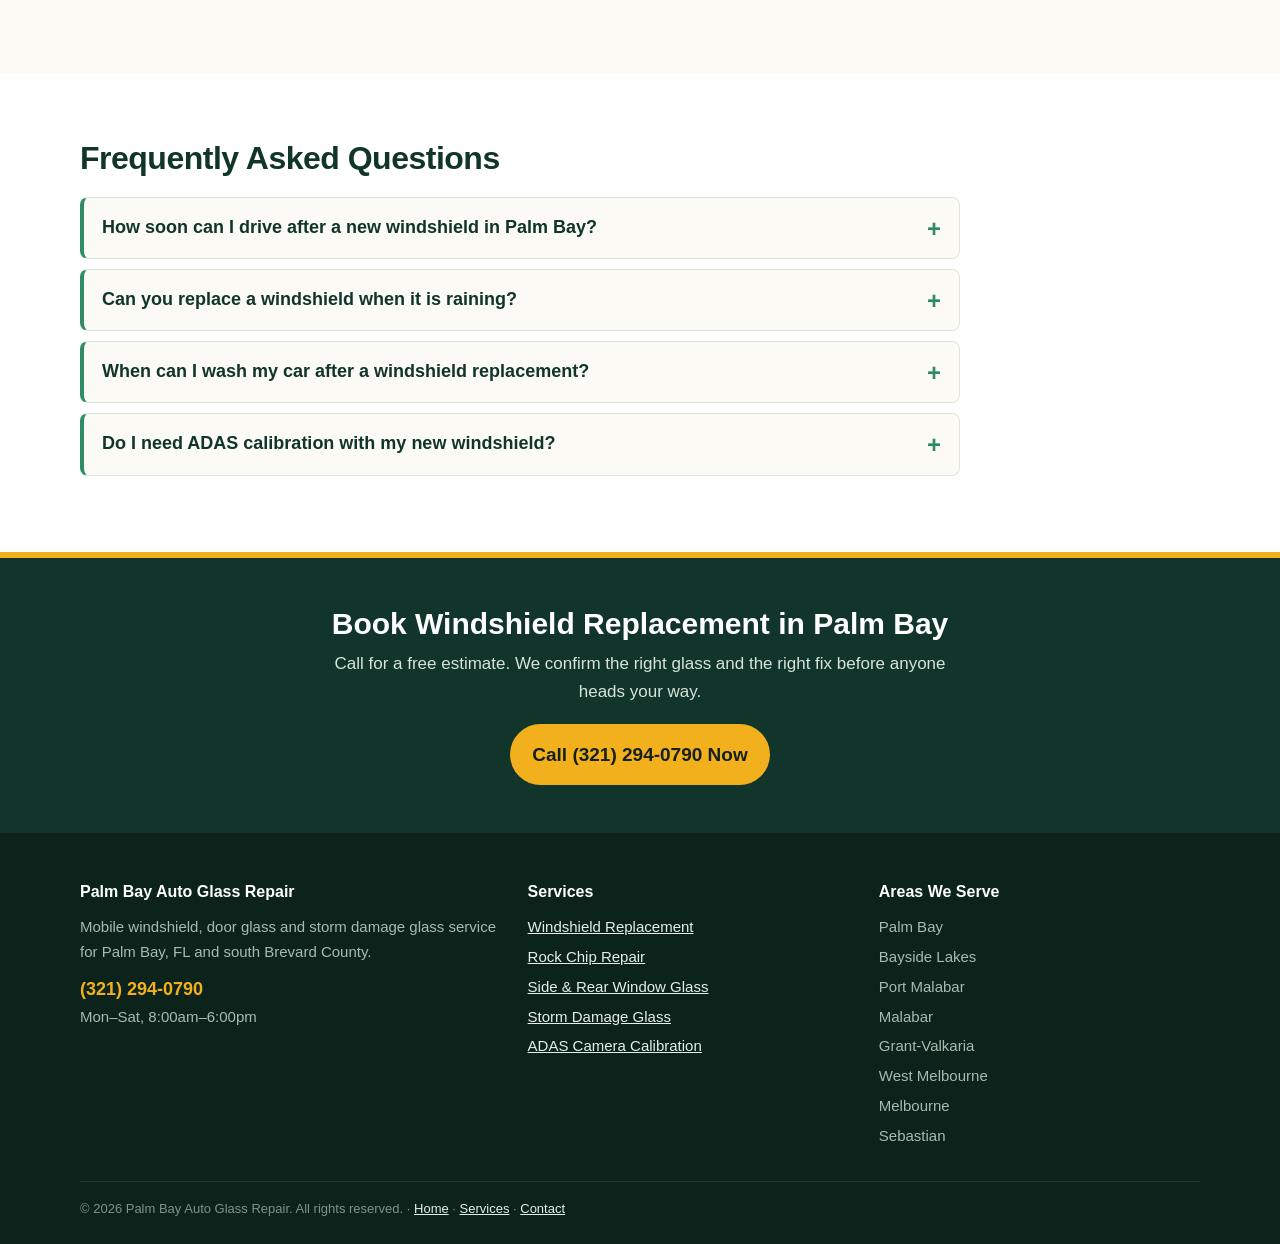
<file: windshield-replacement-palm-bay.html>
<!DOCTYPE html>
<html lang="en">
<head>
<meta charset="utf-8">
<meta name="viewport" content="width=device-width, initial-scale=1">
<title>Windshield Replacement Palm Bay FL | Mobile Auto Glass</title>
<meta name="description" content="Mobile windshield replacement in Palm Bay, FL. OEM or OEE glass, proper adhesive cure time and camera calibration. Free estimates.">
<link rel="canonical" href="https://www.palmbayautoglassrepair.com/windshield-replacement-palm-bay.html">
<meta property="og:title" content="Windshield Replacement Palm Bay FL | Mobile Auto Glass">
<meta property="og:description" content="Mobile windshield replacement in Palm Bay, FL. OEM or OEE glass, proper adhesive cure time and camera calibration. Free estimates.">
<meta property="og:type" content="website">
<meta property="og:url" content="https://www.palmbayautoglassrepair.com/windshield-replacement-palm-bay.html">
<meta property="og:image" content="https://www.palmbayautoglassrepair.com/palm-bay-windshield-install-driveway.webp">
<link rel="stylesheet" href="styles.css">
<script type="application/ld+json">{
 "@context": "https://schema.org",
 "@type": "LocalBusiness",
 "name": "Palm Bay Auto Glass Repair",
 "telephone": "(321) 294-0790",
 "url": "https://www.palmbayautoglassrepair.com/",
 "image": "https://www.palmbayautoglassrepair.com/palm-bay-windshield-install-driveway.webp",
 "address": {
  "@type": "PostalAddress",
  "streetAddress": "6100 Minton Rd NW Suite 205",
  "addressLocality": "Palm Bay",
  "addressRegion": "FL",
  "postalCode": "32907",
  "addressCountry": "US"
 },
 "areaServed": [
  "Palm Bay, FL",
  "Bayside Lakes, FL",
  "Port Malabar, FL",
  "Malabar, FL",
  "Grant-Valkaria, FL",
  "West Melbourne, FL",
  "Melbourne, FL",
  "Sebastian, FL"
 ],
 "description": "Windshield Replacement in Palm Bay, FL",
 "openingHours": "Mo-Sa 08:00-18:00"
}</script>
<script type="application/ld+json">{
 "@context": "https://schema.org",
 "@type": "Service",
 "serviceType": "Windshield Replacement",
 "areaServed": "Palm Bay, FL",
 "provider": {
  "@type": "LocalBusiness",
  "name": "Palm Bay Auto Glass Repair",
  "telephone": "(321) 294-0790"
 }
}</script>
<script type="application/ld+json">{
 "@context": "https://schema.org",
 "@type": "FAQPage",
 "mainEntity": [
  {
   "@type": "Question",
   "name": "How soon can I drive after a new windshield in Palm Bay?",
   "acceptedAnswer": {
    "@type": "Answer",
    "text": "Most urethane adhesives reach safe drive-away strength in one to three hours, depending on the product, the heat and the humidity. The technician gives you the exact time before leaving. Driving too soon can let the glass shift or weaken the bond the airbag relies on."
   }
  },
  {
   "@type": "Question",
   "name": "Can you replace a windshield when it is raining?",
   "acceptedAnswer": {
    "@type": "Answer",
    "text": "The glass and frame have to be dry for the adhesive to bond, so a windshield is never installed in open rain. During summer storm season we book morning appointments or work in a garage, carport or covered parking spot."
   }
  },
  {
   "@type": "Question",
   "name": "When can I wash my car after a windshield replacement?",
   "acceptedAnswer": {
    "@type": "Answer",
    "text": "Wait at least a day before a car wash and keep pressure washers away from the edges of the glass for a couple of days. Leaving a window open a crack on the first day also eases pressure on the fresh seal when the doors close."
   }
  },
  {
   "@type": "Question",
   "name": "Do I need ADAS calibration with my new windshield?",
   "acceptedAnswer": {
    "@type": "Answer",
    "text": "If there is a camera behind the rearview mirror, the answer is usually yes. The camera has to be aimed again for the new glass so lane-keep and emergency braking work the way they were designed. We confirm it for your vehicle with the estimate."
   }
  }
 ]
}</script>
</head>
<body>
<!-- NAV -->
<header class="nav">
  <div class="wrap nav-in">
    <a class="brand" href="/">Palm Bay<span>Auto Glass Repair</span></a>
    <ul class="links">
      <li><a href="/">Home</a></li>
      <li><a href="services.html">Services</a></li>
      <li><a href="windshield-replacement-palm-bay.html">Windshields</a></li>
      <li><a href="storm-damage-auto-glass-palm-bay.html">Storm Damage</a></li>
      <li><a href="contact.html">Contact</a></li>
    </ul>
    <a class="nav-call" href="tel:+13212940790">&#9742; (321) 294-0790</a>
  </div>
</header>
<!-- HERO -->
<section class="hero">
  <div class="wrap hero-grid">
    <div>
      <span class="tag">Windshield Replacement &middot; Palm Bay, FL</span>
      <h1>Windshield Replacement in Palm Bay, FL</h1>
      <p class="lead">Windshield replacement in Palm Bay is the right fix when a crack has grown too long, reached the edge of the glass or landed in the driver&rsquo;s view. Palm Bay Auto Glass Repair brings the new windshield to your home or workplace, cuts out the damaged glass, bonds the new one to the frame and checks your safety camera before you drive away.</p>
      <ul class="hero-points"><li>OEM or OEE glass matched to your trim</li><li>No-deductible windshield claim help</li><li>Safe drive-away time explained on site</li></ul>
      <div class="call-big">
        <a class="btn btn-sun" href="tel:+13212940790">Call (321) 294-0790 for a Free Estimate</a>
        <small>Mobile service &middot; Mon&ndash;Sat 8am&ndash;6pm</small>
      </div>
    </div>
    <div>
      <form class="quote" action="https://formspree.io/f/mwlvnzja" method="POST">
        <h2>Get a Free Auto Glass Estimate</h2>
        <p class="sub">Five quick fields. We call or text back the same business day.</p>
        <input type="hidden" name="_subject" value="New lead - Auto Glass Palm Bay (Windshield Replacement)">
        <div class="field"><label for="q-name">Name</label><input id="q-name" name="name" type="text" autocomplete="name" required></div>
        <div class="field"><label for="q-phone">Best Phone Number</label><input id="q-phone" name="phone" type="tel" autocomplete="tel" placeholder="(321) 000-0000" required></div>
        <div class="field"><label for="q-vehicle">Year, Make and Model</label><input id="q-vehicle" name="vehicle" type="text" placeholder="e.g. 2019 Toyota RAV4"></div>
        <div class="field"><label for="q-service">Service</label><select id="q-service" name="service"><option value="">Choose a service&hellip;</option><option>Windshield Replacement</option><option>Rock Chip Repair</option><option>Side &amp; Rear Window Glass</option><option>Storm Damage Glass</option><option>ADAS Camera Calibration</option><option>Something else / not sure</option></select></div>
        <div class="field"><label for="q-details">Describe the Damage</label><textarea id="q-details" name="details" placeholder="Example: chip about the size of a dime, passenger side, near the bottom"></textarea></div>
        <input type="text" name="_gotcha" style="display:none" tabindex="-1" autocomplete="off">
        <button type="submit">Get My Free Estimate</button>
        <p class="alt">Prefer to talk? Call <a href="tel:+13212940790">(321) 294-0790</a></p>
      </form>
    </div>
  </div>
</section>
<div class="band short"><img src="shattered-windshield-impact.webp" alt="Shattered windshield ready for replacement in Palm Bay" width="1600" height="900"></div>

<section class="sec alt">
  <div class="wrap">
    <h2>What Does Windshield Replacement Involve?</h2>
    <p>Windshield replacement starts with protective covers over the hood, fenders and dash. The technician cuts the old glass free from its urethane bond, trims the old adhesive down to a thin even layer and primes any bare metal so rust cannot start under the new seal. A fresh bead of urethane goes on, the new windshield is set and centered, and the mirror, rain sensor and moldings are put back. The install takes about an hour, plus cure time.</p>
  </div>
</section>

<section class="sec">
  <div class="wrap">
    <h2>When Do You Need Windshield Replacement?</h2>
    <div class="signs"><div class="sign"><strong>A crack longer than a dollar bill</strong><p>Long cracks cannot be stopped with resin and keep running.</p></div><div class="sign"><strong>Damage in the driver&rsquo;s view</strong><p>Resin leaves a faint mark, so breaks right in front of the driver need new glass.</p></div><div class="sign"><strong>A crack at the edge</strong><p>Edge cracks weaken the bond between the glass and the frame and spread fast in heat.</p></div><div class="sign"><strong>Pitting and glare</strong><p>Years of highway sand make sunrise drives and oncoming headlights hard to see through.</p></div><div class="sign"><strong>A leak or a whistle</strong><p>Water at the top corners or wind noise at speed points to a failed seal.</p></div><div class="sign"><strong>Glass caved in by debris</strong><p>A falling limb or flying debris can crush a windshield in one hit.</p></div></div>
  </div>
</section>

<section class="sec coq">
  <div class="wrap">
    <h2>Why Do Windshield Cracks Keep Spreading?</h2>
    <p>A windshield is two layers of glass with a clear plastic layer in between, and a stone chip breaks the outer layer. Every time the glass heats up or cools down, it expands and shrinks, and that movement pulls at the ends of the break. Florida afternoons make it worse: a windshield parked in full sun gets very hot, then the AC hits the inside with cold air. Potholes, rough unpaved roads and slammed doors do the rest.</p>
  </div>
</section>

<section class="sec alt">
  <div class="wrap">
    <h2>What Affects the Cost of Windshield Replacement in Palm Bay?</h2>
    <p>Windshield replacement cost in Palm Bay depends mostly on what is built into the glass. Rain sensors, heated wiper areas, acoustic layers, solar coatings and heads-up display glass all need more specialized parts, and a forward camera adds a calibration step. OEM glass from the car maker and OEE glass built to the same specs are both options. With comprehensive coverage, Florida Statute 627.7288 waives the deductible on windshield damage. Call for a free estimate with your vehicle details.</p>
  </div>
</section>

<section class="sec">
  <div class="wrap">
    <h2>Windshield Repair vs. Replacement: Which Do You Need?</h2>
    <table class="cmp"><thead><tr><th></th><th>Repair</th><th>Replacement</th></tr></thead><tbody><tr><td><strong>Size of damage</strong></td><td>Chip under a quarter, crack under about 6 inches</td><td>Longer cracks, many chips or caved-in glass</td></tr><tr><td><strong>Location</strong></td><td>Outside the driver&rsquo;s view, away from edges</td><td>In the driver&rsquo;s view or touching an edge</td></tr><tr><td><strong>Time on site</strong></td><td>About 30 minutes</td><td>About an hour, plus adhesive cure time</td></tr><tr><td><strong>Camera calibration</strong></td><td>Not needed</td><td>Often needed on newer vehicles</td></tr></tbody></table>
    <p style="margin-top:16px;">If your damage still fits the repair column, <a class="body-link" href="rock-chip-repair-palm-bay.html" style="color: #2563eb; text-decoration: underline;">rock chip repair</a> keeps the original factory seal. We also handle <a class="body-link" href="rock-chip-repair-palm-bay.html" style="color: #2563eb; text-decoration: underline;">rock chip repair</a> and <a class="body-link" href="side-rear-window-replacement-palm-bay.html" style="color: #2563eb; text-decoration: underline;">side &amp; rear window glass</a>, or you can see <a class="body-link" href="services.html" style="color: #2563eb; text-decoration: underline;">all auto glass services in Palm Bay</a>.</p>
  </div>
</section>

<section class="sec alt">
  <div class="wrap">
    <h2>Frequently Asked Questions</h2>
    <div class="faq"><details><summary><h3>How soon can I drive after a new windshield in Palm Bay?</h3></summary><div class="ans"><p>Most urethane adhesives reach safe drive-away strength in one to three hours, depending on the product, the heat and the humidity. The technician gives you the exact time before leaving. Driving too soon can let the glass shift or weaken the bond the airbag relies on.</p></div></details><details><summary><h3>Can you replace a windshield when it is raining?</h3></summary><div class="ans"><p>The glass and frame have to be dry for the adhesive to bond, so a windshield is never installed in open rain. During summer storm season we book morning appointments or work in a garage, carport or covered parking spot.</p></div></details><details><summary><h3>When can I wash my car after a windshield replacement?</h3></summary><div class="ans"><p>Wait at least a day before a car wash and keep pressure washers away from the edges of the glass for a couple of days. Leaving a window open a crack on the first day also eases pressure on the fresh seal when the doors close.</p></div></details><details><summary><h3>Do I need ADAS calibration with my new windshield?</h3></summary><div class="ans"><p>If there is a camera behind the rearview mirror, the answer is usually yes. The camera has to be aimed again for the new glass so lane-keep and emergency braking work the way they were designed. We confirm it for your vehicle with the estimate.</p></div></details></div>
  </div>
</section>
<!-- CTA -->
<section class="cta">
  <div class="wrap">
    <h2>Book Windshield Replacement in Palm Bay</h2>
    <p>Call for a free estimate. We confirm the right glass and the right fix before anyone heads your way.</p>
    <a class="btn btn-pine" href="tel:+13212940790">Call (321) 294-0790 Now</a>
  </div>
</section>
<!-- FOOTER -->
<footer class="foot">
  <div class="wrap">
    <div class="foot-grid">
      <div>
        <h4>Palm Bay Auto Glass Repair</h4>
        <p>Mobile windshield, door glass and storm damage glass service for Palm Bay, FL and south Brevard County.</p>
        <p style="margin-top:10px;"><a class="tel" href="tel:+13212940790">(321) 294-0790</a></p>
        <p>Mon&ndash;Sat, 8:00am&ndash;6:00pm</p>
      </div>
      <div>
        <h4>Services</h4>
        <ul><li><a href="windshield-replacement-palm-bay.html">Windshield Replacement</a></li><li><a href="rock-chip-repair-palm-bay.html">Rock Chip Repair</a></li><li><a href="side-rear-window-replacement-palm-bay.html">Side &amp; Rear Window Glass</a></li><li><a href="storm-damage-auto-glass-palm-bay.html">Storm Damage Glass</a></li><li><a href="adas-calibration-palm-bay.html">ADAS Camera Calibration</a></li></ul>
      </div>
      <div>
        <h4>Areas We Serve</h4>
        <ul><li>Palm Bay</li><li>Bayside Lakes</li><li>Port Malabar</li><li>Malabar</li><li>Grant-Valkaria</li><li>West Melbourne</li><li>Melbourne</li><li>Sebastian</li></ul>
      </div>
    </div>
    <p class="copy">&copy; 2026 Palm Bay Auto Glass Repair. All rights reserved. &middot; <a href="/">Home</a> &middot; <a href="services.html">Services</a> &middot; <a href="contact.html">Contact</a></p>
  </div>
</footer>
</body>
</html>
</file>
<file: styles.css>
/* Palm Bay Auto Glass Repair - styles.css */
:root{
  --ink:#16211c;
  --navy:#11352a;
  --navy-2:#1a4a3b;
  --teal:#2e8b62;
  --coral:#f2b11c;
  --coral-dark:#dc9a06;
  --mist:#eef4e7;
  --paper:#fbfaf4;
  --muted:#4d5a52;
  --line:#dde4dc;
  --white:#ffffff;
  --radius:10px;
}
*{box-sizing:border-box;margin:0;padding:0}
html{-webkit-text-size-adjust:100%}
body{font-family:-apple-system,BlinkMacSystemFont,"Segoe UI",Roboto,Helvetica,Arial,sans-serif;color:var(--ink);background:var(--paper);line-height:1.65;font-size:17px}
img{max-width:100%;display:block}
a{color:inherit}
.wrap{max-width:1160px;margin:0 auto;padding:0 20px}

/* NAV */
.nav{position:sticky;top:0;z-index:50;background:var(--navy);box-shadow:0 2px 0 var(--teal)}
.nav-in{display:flex;align-items:center;justify-content:space-between;gap:16px;min-height:68px}
.brand{color:var(--white);text-decoration:none;font-weight:800;font-size:19px;letter-spacing:-.2px;line-height:1.1;text-transform:uppercase}
.brand span{display:block;color:#f6d77a;font-size:12px;letter-spacing:2.4px;font-weight:700}
.links{display:flex;gap:24px;list-style:none}
.links a{color:#d4e3da;text-decoration:none;font-size:15px;font-weight:600}
.links a:hover{color:var(--white)}
.nav-call{background:var(--coral);color:var(--white);text-decoration:none;font-weight:800;padding:11px 16px;border-radius:6px;font-size:15px;white-space:nowrap}
.nav-call:hover{background:var(--coral-dark)}

/* HERO */
.hero{background:var(--navy);background-image:radial-gradient(circle at 85% 10%,rgba(46,139,98,.5) 0,rgba(46,139,98,0) 55%);color:var(--white);padding:54px 0 58px}
.hero-grid{display:grid;grid-template-columns:1.1fr .9fr;gap:44px;align-items:start}
.tag{display:inline-block;color:#f6d77a;font-size:13px;font-weight:800;letter-spacing:1.6px;text-transform:uppercase;margin-bottom:14px;border-bottom:2px solid var(--coral);padding-bottom:4px}
.hero h1{font-size:44px;line-height:1.1;font-weight:850;letter-spacing:-.8px;margin-bottom:16px}
.hero p.lead{font-size:18px;color:#d6e4db;max-width:560px;margin-bottom:22px}
.hero-points{list-style:none;margin:0 0 26px;display:grid;gap:9px}
.hero-points li{padding-left:30px;position:relative;color:#ecf3ee;font-size:16px}
.hero-points li:before{content:"\2713";position:absolute;left:0;top:1px;width:20px;height:20px;border-radius:50%;background:var(--teal);color:var(--white);font-size:12px;font-weight:900;display:flex;align-items:center;justify-content:center}
.btn{display:inline-block;text-decoration:none;font-weight:800;border-radius:6px;padding:15px 22px;font-size:17px}
.btn-sun{background:var(--coral);color:var(--white)}
.btn-sun:hover{background:var(--coral-dark)}
.btn-pine{background:var(--navy);color:var(--white)}
.btn-pine:hover{background:var(--navy-2)}
.call-big{display:flex;align-items:center;gap:14px;flex-wrap:wrap}
.call-big small{color:#a9c2b4;font-size:14px}

/* QUOTE CARD */
.quote{background:var(--white);color:var(--ink);border-radius:var(--radius);padding:24px;border-top:6px solid var(--coral);box-shadow:0 18px 44px rgba(0,0,0,.3)}
.quote h2{font-size:21px;line-height:1.25;margin-bottom:4px;color:var(--navy)}
.quote .sub{color:var(--muted);font-size:14px;margin-bottom:14px}
.field{margin-bottom:11px}
.field label{display:block;font-size:13px;font-weight:700;margin-bottom:4px;color:var(--ink)}
.field input,.field select,.field textarea{width:100%;font:inherit;font-size:15px;padding:10px 12px;border:1px solid #c9d0dc;border-radius:6px;background:#fbfcfe;color:var(--ink)}
.field textarea{min-height:70px;resize:vertical}
.quote button,.form-full button{width:100%;border:0;cursor:pointer;background:var(--coral);color:var(--white);font-weight:800;font-size:16px;padding:14px;border-radius:6px;margin-top:4px}
.quote button:hover,.form-full button:hover{background:var(--coral-dark)}
.quote .alt{font-size:14px;color:var(--muted);text-align:center;margin-top:10px}
.quote .alt a{color:var(--teal);font-weight:800}

/* PHOTO BAND */
.band{background:var(--navy);border-bottom:6px solid var(--teal)}
.band img{width:100%;height:440px;object-fit:cover}
.band.short img{height:330px}

/* SECTIONS */
.sec{padding:66px 0}
.sec.alt{background:var(--white)}
.sec.coq{background:var(--mist)}
.sec h2{font-size:32px;line-height:1.18;letter-spacing:-.5px;margin-bottom:14px;color:var(--navy)}
.sec h3{font-size:20px;line-height:1.3;margin:22px 0 8px;color:var(--ink)}
.sec p{margin-bottom:14px;max-width:760px}
.kicker{font-size:13px;font-weight:800;letter-spacing:1.6px;text-transform:uppercase;color:var(--coral);margin-bottom:8px}
.two{display:grid;grid-template-columns:.95fr 1.05fr;gap:46px;align-items:center}
.two img{border-radius:var(--radius);width:100%;height:auto;box-shadow:14px 14px 0 var(--mist)}
.body-link{color:#2563eb;text-decoration:underline}

/* SIGNS GRID */
.signs{display:grid;grid-template-columns:repeat(3,1fr);gap:16px;margin-top:22px;counter-reset:sg}
.sign{background:var(--white);border:1px solid var(--line);border-radius:var(--radius);padding:20px 18px 18px;position:relative;counter-increment:sg}
.sign:before{content:counter(sg,decimal-leading-zero);display:block;font-size:13px;font-weight:900;color:var(--teal);letter-spacing:1px;margin-bottom:6px}
.sec.alt .sign{background:var(--paper)}
.sign strong{display:block;margin-bottom:4px;color:var(--navy);font-size:17px}
.sign p{margin:0;font-size:15.5px;color:var(--muted)}

/* STEP CARDS (horizontal) */
.steps{list-style:none;margin-top:24px;display:grid;grid-template-columns:repeat(5,1fr);gap:14px}
.steps li{background:var(--white);border-radius:var(--radius);padding:44px 16px 18px;position:relative;border:1px solid var(--line)}
.steps li:before{content:attr(data-n);position:absolute;left:16px;top:12px;width:28px;height:28px;border-radius:6px;background:var(--coral);color:var(--white);font-weight:900;font-size:14px;display:flex;align-items:center;justify-content:center}
.steps strong{display:block;color:var(--navy);font-size:16.5px;margin-bottom:4px;line-height:1.3}
.steps p{margin:0;color:var(--muted);font-size:15px}
.steps.three{grid-template-columns:1fr;gap:12px}

/* CARDS */
.cards{display:grid;grid-template-columns:repeat(3,1fr);gap:20px;margin-top:26px}
.card{background:var(--white);border:1px solid var(--line);border-radius:var(--radius);overflow:hidden;text-decoration:none;color:var(--ink);display:flex;flex-direction:column}
.card img{width:100%;height:200px;object-fit:cover;border-bottom:4px solid var(--teal)}
.card .cb{padding:18px 18px 20px}
.card h3{margin:0 0 6px;font-size:19px;color:var(--navy)}
.card p{margin:0;font-size:15px;color:var(--muted)}
.card .more{display:inline-block;margin-top:10px;font-weight:800;color:var(--coral);font-size:15px}
.card:hover{box-shadow:0 10px 26px rgba(17,53,42,.16)}

/* WHY */
.why{display:grid;grid-template-columns:repeat(3,1fr);gap:20px;margin-top:22px}
.why div{background:var(--white);border:1px solid var(--line);border-top:5px solid var(--teal);border-radius:var(--radius);padding:22px}
.why strong{display:block;color:var(--navy);font-size:18px;margin-bottom:6px}
.why p{margin:0;font-size:15.5px;color:var(--muted)}

/* FIT */
.fit{display:grid;grid-template-columns:1fr 1fr;gap:20px;margin-top:20px}
.fit div{border-radius:var(--radius);padding:22px}
.fit h3{margin-top:0}
.fit ul{padding-left:20px}
.fit li{margin-bottom:6px}
.fit .yes{background:#e6f4ef;border:1px solid #bfe0d3}
.fit .no{background:#fbece7;border:1px solid #f0cbbf}

/* TABLE */
.cmp{width:100%;border-collapse:collapse;margin-top:18px;background:var(--white);border-radius:var(--radius);overflow:hidden;font-size:16px;border:1px solid var(--line)}
.cmp th,.cmp td{text-align:left;padding:12px 14px;border-bottom:1px solid var(--line);vertical-align:top}
.cmp th{background:var(--navy);color:var(--white);font-size:15px}
.cmp tr:nth-child(even) td{background:#f8fafc}
.cmp tr:last-child td{border-bottom:0}

/* FAQ */
.faq{margin-top:20px;max-width:880px}
.faq details{background:var(--white);border:1px solid var(--line);border-left:4px solid var(--teal);border-radius:8px;margin-bottom:10px;padding:0 18px}
.sec.alt .faq details{background:var(--paper)}
.faq summary{cursor:pointer;list-style:none;padding:16px 28px 16px 0;position:relative}
.faq summary::-webkit-details-marker{display:none}
.faq summary:after{content:"+";position:absolute;right:0;top:11px;font-size:24px;color:var(--coral);font-weight:800}
.faq details[open] summary:after{content:"\2013"}
.faq summary h3{display:inline;font-size:18px;margin:0;color:var(--navy)}
.faq .ans{padding:0 0 16px}
.faq .ans p{margin:0;color:var(--muted)}

/* SERVICES PAGE BLOCKS */
.svc{display:grid;grid-template-columns:1fr 340px;gap:32px;align-items:start;padding:32px 0;border-bottom:1px solid var(--line)}
.svc:nth-child(even){grid-template-columns:340px 1fr}
.svc:nth-child(even) img{order:-1}
.svc:last-child{border-bottom:0}
.svc img{border-radius:var(--radius);width:100%;height:230px;object-fit:cover}
.svc h2{font-size:26px;margin-bottom:10px}

/* MAP */
.note{max-width:680px;margin:0 auto 22px;padding:14px 18px;background:var(--mist);border-left:4px solid var(--coral);border-radius:8px;font-size:15px;color:var(--muted);text-align:left;line-height:1.6}
.mapbox{border-radius:var(--radius);overflow:hidden;box-shadow:0 8px 26px rgba(0,0,0,.12);max-width:980px;margin:0 auto}
.mapbox iframe{border:0;display:block;width:100%;height:420px}

/* CONTACT */
.info-grid{display:grid;grid-template-columns:1fr 1fr;gap:36px;align-items:start}
.info{background:var(--white);border:1px solid var(--line);border-radius:var(--radius);padding:24px}
.info dt{font-weight:800;color:var(--navy);margin-top:12px}
.info dt:first-child{margin-top:0}
.info dd{color:var(--muted)}
.form-full{background:var(--white);border:1px solid var(--line);border-top:6px solid var(--coral);border-radius:var(--radius);padding:24px}

/* CTA */
.cta{background:var(--teal);padding:48px 0;text-align:center;color:var(--white)}
.cta h2{font-size:30px;line-height:1.2;color:var(--white);margin-bottom:8px}
.cta p{color:#e3f3ea;margin:0 auto 18px;max-width:640px}
.cta .btn-pine{font-size:19px;background:var(--coral)}
.cta .btn-pine:hover{background:var(--coral-dark)}

/* FOOTER */
.foot{background:#0b231b;color:#a6bcb0;padding:46px 0 24px;font-size:15px}
.foot-grid{display:grid;grid-template-columns:1.3fr 1fr 1fr;gap:30px}
.foot h4{color:var(--white);font-size:16px;margin-bottom:10px}
.foot a{color:#e4efe8}
.foot ul{list-style:none}
.foot li{margin-bottom:5px}
.foot .tel{color:var(--coral);font-weight:800;font-size:18px;text-decoration:none}
.copy{border-top:1px solid #1f3a2f;margin-top:28px;padding-top:16px;font-size:13px;color:#7d9487}

/* RESPONSIVE */
@media (max-width:1020px){
  .steps{grid-template-columns:1fr 1fr}
}
@media (max-width:960px){
  .hero-grid,.two,.info-grid{grid-template-columns:1fr}
  .cards,.why,.signs{grid-template-columns:1fr 1fr}
  .svc,.svc:nth-child(even){grid-template-columns:1fr}
  .svc img,.svc:nth-child(even) img{order:-1}
  .foot-grid{grid-template-columns:1fr 1fr}
  .links{display:none}
}
@media (max-width:620px){
  body{font-size:16px}
  .hero{padding:34px 0 40px}
  .hero h1{font-size:31px}
  .sec{padding:46px 0}
  .sec h2{font-size:25px}
  .signs,.cards,.why,.fit,.foot-grid,.steps{grid-template-columns:1fr}
  .two img{box-shadow:none}
  .band img{height:240px}
  .band.short img{height:220px}
  .brand{font-size:16px}
  .brand span{font-size:10px;letter-spacing:1.6px}
  .nav-call{padding:9px 11px;font-size:14px}
  .cmp{font-size:14px}
  .cmp th,.cmp td{padding:9px 8px}
  .mapbox iframe{height:320px}
}

/* Palm Bay overrides: dark text on gold, rounded pills */
.nav-call,.btn-sun,.quote button,.form-full button,.cta .btn-pine{color:var(--ink)}
.nav-call,.btn,.quote button,.form-full button{border-radius:999px}
.steps li:before{color:var(--ink)}
.cta{background:var(--navy);border-top:6px solid var(--coral)}
.cta p{color:#d6e4db}
.kicker{color:var(--teal)}
.tag{border-bottom-color:var(--coral)}
.faq summary:after{color:var(--teal)}
.card .more{color:var(--teal)}
</file>
